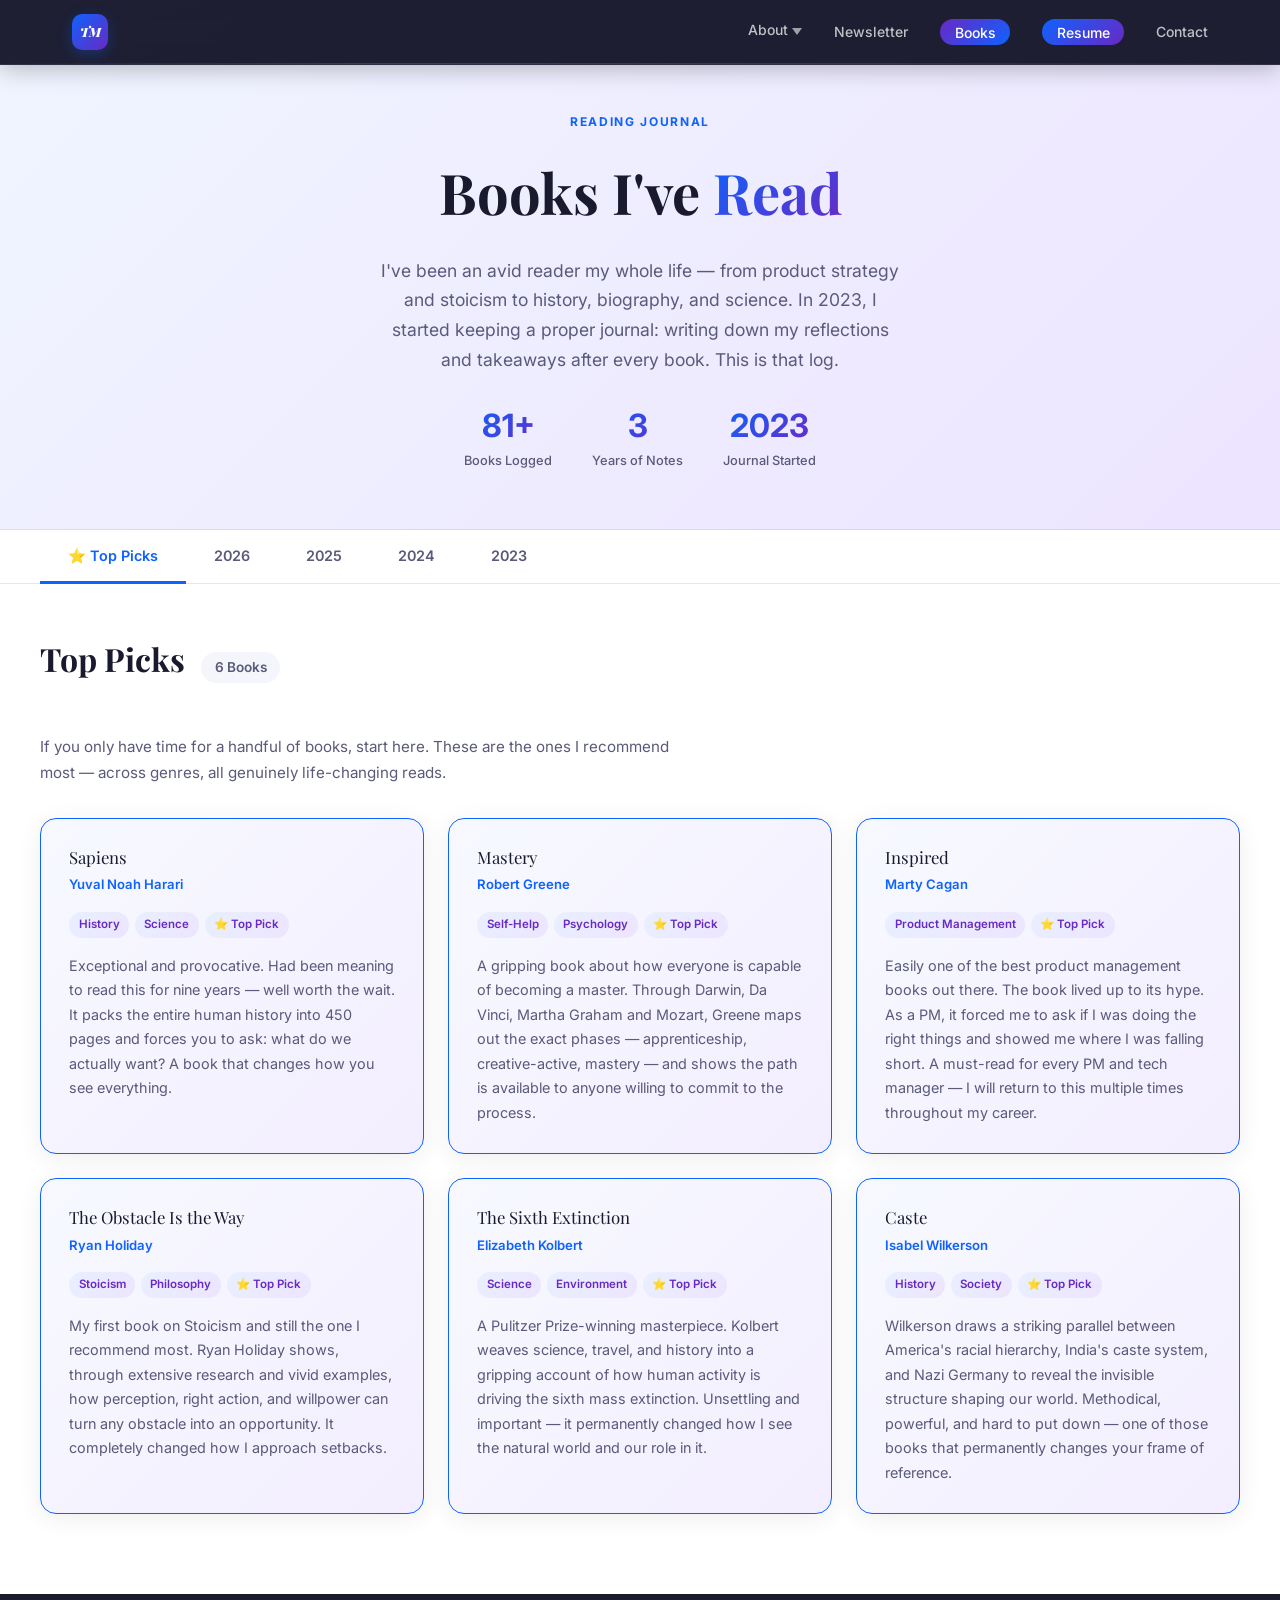
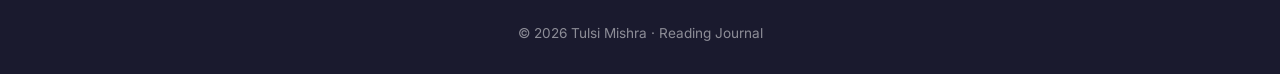
<file: books.html>
<!DOCTYPE html>
<html lang="en">
<head>
  <meta charset="UTF-8" />
  <link rel="icon" type="image/svg+xml" href="data:image/svg+xml,<svg xmlns='http://www.w3.org/2000/svg' viewBox='0 0 100 100'><rect width='100' height='100' rx='18' fill='%237c6af7'/><text x='50' y='54' font-family='Inter,sans-serif' font-weight='800' font-size='42' fill='white' text-anchor='middle' dominant-baseline='middle'>TM</text></svg>" />
  <meta name="viewport" content="width=device-width, initial-scale=1.0" />
  <title>Tulsi's Reading List 📚</title>
  <link rel="preconnect" href="https://fonts.googleapis.com" />
  <link rel="preconnect" href="https://fonts.gstatic.com" crossorigin />
  <link href="https://fonts.googleapis.com/css2?family=Inter:wght@300;400;500;600;700&family=Playfair+Display:wght@700&display=swap" rel="stylesheet" />
  <link rel="stylesheet" href="style.css?v=2" />
  <style>
    /* ===========================
       BOOKS PAGE SPECIFIC
       =========================== */

    .books-hero {
      padding: 7rem 2rem 3.5rem;
      background: linear-gradient(135deg, #f0f5ff 0%, #ede4ff 100%);
      text-align: center;
      border-bottom: 1px solid var(--border);
    }

    .books-hero .section-label { margin-bottom: 0.75rem; }

    .books-hero h1 {
      font-family: var(--font-display);
      font-size: clamp(2.2rem, 5vw, 3.5rem);
      color: var(--text);
      margin-bottom: 1rem;
    }

    .books-hero h1 .accent {
      background: linear-gradient(135deg, var(--primary), var(--accent));
      -webkit-background-clip: text;
      -webkit-text-fill-color: transparent;
      background-clip: text;
    }

    .books-hero-sub {
      font-size: 1.1rem;
      color: var(--text-muted);
      max-width: 520px;
      margin: 0 auto 2rem;
    }

    .books-stats-bar {
      display: flex;
      justify-content: center;
      gap: 2.5rem;
      flex-wrap: wrap;
    }

    .books-stat {
      text-align: center;
    }

    .books-stat-num {
      display: block;
      font-size: 2rem;
      font-weight: 700;
      background: linear-gradient(135deg, var(--primary), var(--accent));
      -webkit-background-clip: text;
      -webkit-text-fill-color: transparent;
      background-clip: text;
      line-height: 1.2;
    }

    .books-stat-label {
      font-size: 0.8rem;
      color: var(--text-muted);
      font-weight: 500;
    }

    /* ===========================
       YEAR TABS
       =========================== */
    .year-tabs-wrap {
      position: sticky;
      top: 64px;
      z-index: 900;
      background: rgba(255,255,255,0.95);
      backdrop-filter: blur(12px);
      border-bottom: 1px solid var(--border);
      padding: 0 2rem;
    }

    .year-tabs {
      max-width: 1200px;
      margin: 0 auto;
      display: flex;
      gap: 0;
    }

    .year-tab {
      background: none;
      border: none;
      padding: 1rem 1.75rem;
      font-size: 0.9rem;
      font-weight: 600;
      color: var(--text-muted);
      cursor: pointer;
      font-family: var(--font);
      border-bottom: 3px solid transparent;
      transition: all 0.2s;
      position: relative;
      bottom: -1px;
    }

    .year-tab:hover { color: var(--primary); }

    .year-tab.active {
      color: var(--primary);
      border-bottom-color: var(--primary);
    }

    /* ===========================
       YEAR SECTIONS
       =========================== */
    .year-section {
      display: none;
      padding: 3rem 2rem 5rem;
    }

    .year-section.active { display: block; }

    .year-section > .container {
      max-width: 1200px;
      margin: 0 auto;
    }

    .year-header {
      display: flex;
      align-items: baseline;
      gap: 1rem;
      margin-bottom: 3rem;
    }

    .year-title {
      font-family: var(--font-display);
      font-size: 2rem;
      color: var(--text);
    }

    .year-count {
      font-size: 0.85rem;
      font-weight: 600;
      color: var(--text-muted);
      background: var(--bg-alt);
      padding: 0.25rem 0.85rem;
      border-radius: 100px;
    }

    /* ===========================
       MONTH SECTIONS
       =========================== */
    .month-section { margin-bottom: 3.5rem; }

    .month-label {
      font-size: 0.78rem;
      font-weight: 700;
      letter-spacing: 0.12em;
      text-transform: uppercase;
      color: var(--accent);
      margin-bottom: 1.25rem;
      display: flex;
      align-items: center;
      gap: 0.75rem;
    }

    .month-label::after {
      content: '';
      flex: 1;
      height: 1px;
      background: var(--border);
    }

    /* ===========================
       BOOK CARDS GRID
       =========================== */
    .books-grid {
      display: grid;
      grid-template-columns: repeat(auto-fill, minmax(340px, 1fr));
      gap: 1.5rem;
    }

    .book-card {
      background: white;
      border: 1px solid var(--border);
      border-radius: var(--radius);
      padding: 1.75rem;
      box-shadow: var(--shadow);
      transition: var(--transition);
      display: flex;
      flex-direction: column;
    }

    .book-card:hover {
      transform: translateY(-4px);
      box-shadow: var(--shadow-lg);
    }

    .book-card-header {
      margin-bottom: 1rem;
    }

    .book-title {
      font-family: var(--font-display);
      font-size: 1.05rem;
      color: var(--text);
      margin-bottom: 0.3rem;
      line-height: 1.3;
    }

    .book-author {
      font-size: 0.82rem;
      color: var(--primary);
      font-weight: 600;
    }

    .book-tags {
      display: flex;
      flex-wrap: wrap;
      gap: 0.35rem;
      margin-bottom: 1rem;
    }

    .book-tag {
      font-size: 0.72rem;
      font-weight: 600;
      padding: 0.2rem 0.6rem;
      border-radius: 100px;
      background: linear-gradient(135deg, #e8f0ff, #ede4ff);
      color: var(--accent);
    }

    .book-review {
      font-size: 0.9rem;
      color: var(--text-muted);
      line-height: 1.7;
      flex: 1;
    }

    .book-review p { margin-bottom: 0.6rem; }
    .book-review p:last-child { margin-bottom: 0; }

    /* Collapsible takeaways */
    .takeaways-toggle {
      background: none;
      border: 1px solid var(--border);
      border-radius: var(--radius-sm);
      padding: 0.6rem 1rem;
      font-size: 0.82rem;
      font-weight: 600;
      color: var(--text-muted);
      cursor: pointer;
      font-family: var(--font);
      display: flex;
      align-items: center;
      justify-content: space-between;
      width: 100%;
      margin-top: 1rem;
      transition: var(--transition);
    }

    .takeaways-toggle:hover {
      border-color: var(--primary);
      color: var(--primary);
    }

    .takeaways-toggle .toggle-arrow {
      font-size: 1rem;
      transition: transform 0.25s;
    }

    .takeaways-toggle.open .toggle-arrow { transform: rotate(90deg); }

    .takeaways-content {
      display: none;
      margin-top: 0.75rem;
      padding: 1rem;
      background: var(--bg-alt);
      border-radius: var(--radius-sm);
      font-size: 0.85rem;
      color: var(--text-muted);
      line-height: 1.7;
    }

    .takeaways-content.open { display: block; }

    .takeaways-content ul {
      padding-left: 1.25rem;
    }

    .takeaways-content li {
      margin-bottom: 0.4rem;
    }

    .takeaways-content strong {
      color: var(--text);
    }

    /* ===========================
       PLACEHOLDER (2026)
       =========================== */
    .coming-soon-card {
      background: linear-gradient(135deg, #f0f5ff, #ede4ff);
      border: 2px dashed var(--primary);
      border-radius: var(--radius);
      padding: 3rem 2rem;
      text-align: center;
      max-width: 480px;
      margin: 3rem auto;
    }

    .coming-soon-icon {
      font-size: 3rem;
      margin-bottom: 1rem;
      display: block;
    }

    .coming-soon-card h3 {
      font-family: var(--font-display);
      font-size: 1.4rem;
      color: var(--text);
      margin-bottom: 0.75rem;
    }

    .coming-soon-card p {
      font-size: 0.95rem;
      color: var(--text-muted);
    }

    /* ===========================
       RESPONSIVE
       =========================== */
    @media (max-width: 768px) {
      .books-grid { grid-template-columns: 1fr; }
      .year-tab { padding: 0.85rem 1rem; font-size: 0.82rem; }
      .books-stats-bar { gap: 1.5rem; }
    }

    @media (max-width: 480px) {
      .year-tabs-wrap { padding: 0 1rem; }
      .year-section { padding: 2rem 1.25rem 4rem; }
    }
  </style>
</head>
<body>

  <!-- NAV -->
  <nav id="navbar">
    <div class="nav-inner">
      <a href="index.html" class="nav-logo"><span class="logo-badge">TM</span></a>
      <ul class="nav-links">
        <li class="nav-dropdown">
          <a href="index.html#about">About <span class="nav-arrow"></span></a>
          <ul class="nav-dropdown-menu">
            <li><a href="index.html#about">About Me</a></li>
            <li><a href="index.html#experience">Experience</a></li>
            <li><a href="index.html#education">Education</a></li>
            <li><a href="index.html#certifications">Certifications</a></li>
            <li><a href="index.html#awards">Awards</a></li>
            <li><a href="index.html#interests">Interests</a></li>
            <li><a href="testimonials.html" target="_blank">Testimonials</a></li>
          </ul>
        </li>
        <li><a href="newsletter.html" target="_blank">Newsletter</a></li>
        <li><a href="books.html" class="nav-resume-btn" style="background:linear-gradient(135deg,var(--accent),var(--primary));">Books</a></li>
        <li><a href="resume.html" target="_blank" class="nav-resume-btn">Resume</a></li>
        <li><a href="index.html#contact">Contact</a></li>
      </ul>
      <button class="nav-toggle" aria-label="Toggle menu">&#9776;</button>
    </div>
  </nav>

  <!-- BOOKS HERO -->
  <header class="books-hero">
    <div class="section-label">Reading Journal</div>
    <h1>Books I've <span class="accent">Read</span></h1>
    <p class="books-hero-sub">I've been an avid reader my whole life — from product strategy and stoicism to history, biography, and science. In 2023, I started keeping a proper journal: writing down my reflections and takeaways after every book. This is that log.</p>
    <div class="books-stats-bar">
      <div class="books-stat">
        <span class="books-stat-num">81+</span>
        <span class="books-stat-label">Books Logged</span>
      </div>
      <div class="books-stat">
        <span class="books-stat-num">3</span>
        <span class="books-stat-label">Years of Notes</span>
      </div>
      <div class="books-stat">
        <span class="books-stat-num">2023</span>
        <span class="books-stat-label">Journal Started</span>
      </div>
    </div>
  </header>

  <!-- YEAR TABS -->
  <div class="year-tabs-wrap">
    <div class="year-tabs">
      <button class="year-tab active" data-year="recos">⭐ Top Picks</button>
      <button class="year-tab" data-year="2026">2026</button>
      <button class="year-tab" data-year="2025">2025</button>
      <button class="year-tab" data-year="2024">2024</button>
      <button class="year-tab" data-year="2023">2023</button>
    </div>
  </div>

  <!-- ===================== TOP PICKS ===================== -->
  <section id="year-recos" class="year-section active">
    <div class="container">
      <div class="year-header">
        <h2 class="year-title">Top Picks</h2>
        <span class="year-count">6 Books</span>
      </div>
      <p style="font-size:0.95rem; color:var(--text-muted); margin-bottom:2rem; max-width:640px;">If you only have time for a handful of books, start here. These are the ones I recommend most — across genres, all genuinely life-changing reads.</p>
      <div class="books-grid">

        <div class="book-card" style="border-color: var(--primary); background: linear-gradient(135deg,#f7f9ff,#f3eeff);">
          <div class="book-card-header">
            <div class="book-title">Sapiens</div>
            <div class="book-author">Yuval Noah Harari</div>
          </div>
          <div class="book-tags">
            <span class="book-tag">History</span>
            <span class="book-tag">Science</span>
            <span class="book-tag">&#11088; Top Pick</span>
          </div>
          <div class="book-review">
            <p>Exceptional and provocative. Had been meaning to read this for nine years — well worth the wait. It packs the entire human history into 450 pages and forces you to ask: what do we actually want? A book that changes how you see everything.</p>
          </div>
        </div>

        <div class="book-card" style="border-color: var(--primary); background: linear-gradient(135deg,#f7f9ff,#f3eeff);">
          <div class="book-card-header">
            <div class="book-title">Mastery</div>
            <div class="book-author">Robert Greene</div>
          </div>
          <div class="book-tags">
            <span class="book-tag">Self-Help</span>
            <span class="book-tag">Psychology</span>
            <span class="book-tag">&#11088; Top Pick</span>
          </div>
          <div class="book-review">
            <p>A gripping book about how everyone is capable of becoming a master. Through Darwin, Da Vinci, Martha Graham and Mozart, Greene maps out the exact phases — apprenticeship, creative-active, mastery — and shows the path is available to anyone willing to commit to the process.</p>
          </div>
        </div>

        <div class="book-card" style="border-color: var(--primary); background: linear-gradient(135deg,#f7f9ff,#f3eeff);">
          <div class="book-card-header">
            <div class="book-title">Inspired</div>
            <div class="book-author">Marty Cagan</div>
          </div>
          <div class="book-tags">
            <span class="book-tag">Product Management</span>
            <span class="book-tag">&#11088; Top Pick</span>
          </div>
          <div class="book-review">
            <p>Easily one of the best product management books out there. The book lived up to its hype. As a PM, it forced me to ask if I was doing the right things and showed me where I was falling short. A must-read for every PM and tech manager — I will return to this multiple times throughout my career.</p>
          </div>
        </div>

        <div class="book-card" style="border-color: var(--primary); background: linear-gradient(135deg,#f7f9ff,#f3eeff);">
          <div class="book-card-header">
            <div class="book-title">The Obstacle Is the Way</div>
            <div class="book-author">Ryan Holiday</div>
          </div>
          <div class="book-tags">
            <span class="book-tag">Stoicism</span>
            <span class="book-tag">Philosophy</span>
            <span class="book-tag">&#11088; Top Pick</span>
          </div>
          <div class="book-review">
            <p>My first book on Stoicism and still the one I recommend most. Ryan Holiday shows, through extensive research and vivid examples, how perception, right action, and willpower can turn any obstacle into an opportunity. It completely changed how I approach setbacks.</p>
          </div>
        </div>

        <div class="book-card" style="border-color: var(--primary); background: linear-gradient(135deg,#f7f9ff,#f3eeff);">
          <div class="book-card-header">
            <div class="book-title">The Sixth Extinction</div>
            <div class="book-author">Elizabeth Kolbert</div>
          </div>
          <div class="book-tags">
            <span class="book-tag">Science</span>
            <span class="book-tag">Environment</span>
            <span class="book-tag">&#11088; Top Pick</span>
          </div>
          <div class="book-review">
            <p>A Pulitzer Prize-winning masterpiece. Kolbert weaves science, travel, and history into a gripping account of how human activity is driving the sixth mass extinction. Unsettling and important — it permanently changed how I see the natural world and our role in it.</p>
          </div>
        </div>

        <div class="book-card" style="border-color: var(--primary); background: linear-gradient(135deg,#f7f9ff,#f3eeff);">
          <div class="book-card-header">
            <div class="book-title">Caste</div>
            <div class="book-author">Isabel Wilkerson</div>
          </div>
          <div class="book-tags">
            <span class="book-tag">History</span>
            <span class="book-tag">Society</span>
            <span class="book-tag">&#11088; Top Pick</span>
          </div>
          <div class="book-review">
            <p>Wilkerson draws a striking parallel between America's racial hierarchy, India's caste system, and Nazi Germany to reveal the invisible structure shaping our world. Methodical, powerful, and hard to put down — one of those books that permanently changes your frame of reference.</p>
          </div>
        </div>

      </div>
    </div>
  </section>

  <!-- ===================== 2026 ===================== -->
  <section id="year-2026" class="year-section">
    <div class="container">
      <div class="year-header">
        <h2 class="year-title">2026</h2>
        <span class="year-count">In Progress</span>
      </div>

      <div class="coming-soon-card">
        <span class="coming-soon-icon">&#128218;</span>
        <h3>First book yet to be picked up</h3>
        <p>The reading list for 2026 is still being decided. Check back soon — new adventures await.</p>
      </div>

    </div>
  </section>

  <!-- ===================== 2025 ===================== -->
  <section id="year-2025" class="year-section">
    <div class="container">
      <div class="year-header">
        <h2 class="year-title">2025</h2>
        <span class="year-count">16 Books</span>
      </div>

      <!-- July -->
      <div class="month-section">
        <div class="month-label">July</div>
        <div class="books-grid">

          <div class="book-card">
            <div class="book-card-header">
              <div class="book-title">Parliamentary America</div>
              <div class="book-author">Maxwell Stearns</div>
            </div>
            <div class="book-tags">
              <span class="book-tag">Politics</span>
              <span class="book-tag">Governance</span>
            </div>
            <div class="book-review">
              <p>A dense and law-heavy read, but it presented a compelling comparison between the American and other democratic systems. The book's key argument stood out: the U.S. could function more effectively by embracing elements of parliamentary democracy.</p>
              <p>Stearns' proposals — like doubling Congressional seats, using a mixed electoral system, and letting representatives select the president — aim to reduce polarization and promote accountability. The reforms may sound radical, but they are rooted in practical lessons from functioning democracies around the world.</p>
            </div>
          </div>

          <div class="book-card">
            <div class="book-card-header">
              <div class="book-title">Hooked</div>
              <div class="book-author">Nir Eyal</div>
            </div>
            <div class="book-tags">
              <span class="book-tag">Product Management</span>
              <span class="book-tag">Psychology</span>
            </div>
            <div class="book-review">
              <p>A compelling read that explores the psychology behind habit-forming products. It goes beyond just explaining how to create addictive user experiences by thoughtfully addressing the ethical responsibility of product designers.</p>
              <p>Eyal's Hook Model — built around trigger, action, variable reward, and investment — offers a practical framework for understanding how user behaviors are shaped over time. What stands out is how the book speaks to both product creators and users, making it both strategic and self-reflective.</p>
            </div>
          </div>

        </div>
      </div>

      <!-- June -->
      <div class="month-section">
        <div class="month-label">June</div>
        <div class="books-grid">

          <div class="book-card">
            <div class="book-card-header">
              <div class="book-title">The Open Organization</div>
              <div class="book-author">Jim Whitehurst</div>
            </div>
            <div class="book-tags">
              <span class="book-tag">Leadership</span>
              <span class="book-tag">Management</span>
            </div>
            <div class="book-review">
              <p>A valuable read for aspiring managers, especially those curious about how leadership works in open-source environments. While such organizations may appear chaotic from the outside, the book reveals how collaboration, open dialogue, and flat hierarchies drive innovation and alignment.</p>
              <p>Whitehurst makes a strong case for integrating elements of open-source culture — like transparency and participatory decision-making — into traditional corporate settings to enhance agility and engagement. The practical tips he offers at the end of each chapter are insightful and worth revisiting.</p>
            </div>
            <button class="takeaways-toggle" onclick="toggleTakeaways(this)">
              Key Takeaways <span class="toggle-arrow">&#8250;</span>
            </button>
            <div class="takeaways-content">
              <ul>
                <li><strong>Lead with Purpose:</strong> Clearly articulate your organization's purpose and values. Ensure decisions align with that purpose to foster trust and commitment.</li>
                <li><strong>Build a Culture of Engagement:</strong> Involve employees in decision-making. Encourage open dialogue to tap into collective intelligence.</li>
                <li><strong>Embrace Transparency:</strong> Share information freely to empower informed contributions. Open access fosters accountability and accelerates innovation.</li>
                <li><strong>Create a Participatory Environment:</strong> Flatten hierarchy where possible — ideas should win on merit, not rank.</li>
                <li><strong>Nurture Trust and Mutual Respect:</strong> Trust is earned through consistency, openness, and authenticity.</li>
                <li><strong>Encourage Passionate Debate:</strong> Spirited discussions are productive when focused on shared goals.</li>
                <li><strong>Focus on Influence over Control:</strong> Shift from command-and-control to influencing and inspiring. Give people autonomy within clear strategic boundaries.</li>
                <li><strong>Continuously Learn and Adapt:</strong> Be open to feedback and treat change as an ongoing process.</li>
              </ul>
            </div>
          </div>

          <div class="book-card">
            <div class="book-card-header">
              <div class="book-title">Abundance</div>
              <div class="book-author">Ezra Klein &amp; Derek Thompson</div>
            </div>
            <div class="book-tags">
              <span class="book-tag">Politics</span>
              <span class="book-tag">Economics</span>
              <span class="book-tag">Governance</span>
            </div>
            <div class="book-review">
              <p>A highly enlightening read that explores how systemic inefficiencies and bureaucratic obstacles have hindered effective governance in the U.S. The book is packed with powerful examples showing how outdated laws can handicap even well-intentioned reforms, and how waste has permeated government processes.</p>
              <p>At its core, it offers thought-provoking insights on streamlining governance, reigniting innovation, and restoring America's strengths — namely fast action, practical reform, and collaborative problem-solving. The authors argue that by implementing the right frameworks, the country can once again unlock its full potential.</p>
            </div>
          </div>

        </div>
      </div>

      <!-- May -->
      <div class="month-section">
        <div class="month-label">May</div>
        <div class="books-grid">

          <div class="book-card">
            <div class="book-card-header">
              <div class="book-title">High Output Management</div>
              <div class="book-author">Andrew Grove</div>
            </div>
            <div class="book-tags">
              <span class="book-tag">Leadership</span>
              <span class="book-tag">Management</span>
            </div>
            <div class="book-review">
              <p>A must-read for anyone looking to become an effective people or production manager. Rich with real-world examples, the book provides a clear framework for managing teams, increasing productivity, and building scalable systems.</p>
              <p>Grove emphasizes that a manager's output is best measured by the performance of their team and the teams they influence. The book breaks down complex management principles into actionable strategies and its emphasis on output — not just activity — as the true measure of management success is refreshing.</p>
            </div>
          </div>

          <div class="book-card">
            <div class="book-card-header">
              <div class="book-title">The Let Them Theory</div>
              <div class="book-author">Mel Robbins</div>
            </div>
            <div class="book-tags">
              <span class="book-tag">Self-Help</span>
              <span class="book-tag">Relationships</span>
            </div>
            <div class="book-review">
              <p>An impactful book centered on the empowering idea of focusing on what you can control — your actions and reactions — rather than trying to change how others behave or think about you. Mel Robbins shares relatable and practical examples of how to apply the "Let Them" mindset in various life contexts, including with parents, partners, friends, children, and in the workplace.</p>
              <p>While the content is a bit repetitive, the book is ultimately an easy and accessible read that offers valuable reminders for setting boundaries and reducing emotional friction in daily life.</p>
            </div>
          </div>

          <div class="book-card">
            <div class="book-card-header">
              <div class="book-title">Revenge of the Tipping Point</div>
              <div class="book-author">Malcolm Gladwell</div>
            </div>
            <div class="book-tags">
              <span class="book-tag">Business</span>
              <span class="book-tag">Psychology</span>
              <span class="book-tag">Social Science</span>
            </div>
            <div class="book-review">
              <p>An intriguing follow-up that builds on the ideas introduced in The Tipping Point. While the original focused on mavens, connectors, and salespeople as key influencers, this book introduces overstories, superspreaders, and group dynamics as the driving forces behind how small events spiral into massive societal shifts.</p>
              <p>It underscores how even the most trivial or overlooked situations can act as catalysts for pandemic-scale chain reactions, showing how fragile and interconnected modern systems truly are.</p>
            </div>
          </div>

        </div>
      </div>

      <!-- April -->
      <div class="month-section">
        <div class="month-label">April</div>
        <div class="books-grid">

          <div class="book-card">
            <div class="book-card-header">
              <div class="book-title">The Tipping Point</div>
              <div class="book-author">Malcolm Gladwell</div>
            </div>
            <div class="book-tags">
              <span class="book-tag">Business</span>
              <span class="book-tag">Psychology</span>
              <span class="book-tag">Social Science</span>
            </div>
            <div class="book-review">
              <p>A thought-provoking read that explores why some ideas, products, or trends suddenly take off and become viral phenomena. Gladwell's emphasis on how major shifts often happen due to unexpected, subtle influences — not always the most obvious factors — is what stands out most.</p>
              <p>A key insight is the role of three personas: Mavens (knowledgeable information-sharers), Connectors (people who bridge different circles), and Salespeople (persuasive communicators). Each plays a critical role in helping ideas reach that crucial "tipping point."</p>
            </div>
          </div>

          <div class="book-card">
            <div class="book-card-header">
              <div class="book-title">Age of Revolutions</div>
              <div class="book-author">Fareed Zakaria</div>
            </div>
            <div class="book-tags">
              <span class="book-tag">History</span>
              <span class="book-tag">Politics</span>
            </div>
            <div class="book-review">
              <p>A fascinating, if slightly long, exploration of the key political and social upheavals that have shaped the modern Western world. Zakaria provides historical context for how revolutions — whether in governance, economy, or ideology — paved the way for today's democracies, while also showing how easily nations can swing back toward authoritarianism.</p>
              <p>One of the most thought-provoking aspects was how Zakaria draws parallels between historical revolutions and current global trends, highlighting the recurring patterns that challenge and redefine modern governance.</p>
            </div>
          </div>

        </div>
      </div>

      <!-- March -->
      <div class="month-section">
        <div class="month-label">March</div>
        <div class="books-grid">

          <div class="book-card">
            <div class="book-card-header">
              <div class="book-title">Trillion Dollar Coach</div>
              <div class="book-author">Eric Schmidt, Jonathan Rosenberg &amp; Alan Eagle</div>
            </div>
            <div class="book-tags">
              <span class="book-tag">Leadership</span>
              <span class="book-tag">Biography</span>
              <span class="book-tag">Silicon Valley</span>
            </div>
            <div class="book-review">
              <p>An inspiring read filled with real-life examples that make the reader pause and reflect. What stood out most was Bill Campbell's incredible humility, despite being one of the most influential coaches behind some of Silicon Valley's biggest successes. The book paints a powerful picture of how he applied lessons from his football coaching days to build high-trust, high-performance teams in the tech world.</p>
              <p>It emphasizes not just trust and candor, but a deeper, more human leadership style grounded in genuine care for people.</p>
            </div>
            <button class="takeaways-toggle" onclick="toggleTakeaways(this)">
              Key Leadership Lessons <span class="toggle-arrow">&#8250;</span>
            </button>
            <div class="takeaways-content">
              <ul>
                <li><strong>Coach the Whole Person:</strong> Lead with empathy; care about your team personally and professionally.</li>
                <li><strong>Team First:</strong> Prioritize team cohesion and shared success over individual brilliance.</li>
                <li><strong>Listen Intently and Communicate Openly:</strong> Great leaders listen more than they talk and resolve tensions with direct, honest conversation.</li>
                <li><strong>Push for Decisions, Then Align:</strong> Seek consensus, but once a decision is made, commit and execute with full alignment.</li>
                <li><strong>Lead with Love and Loyalty:</strong> The best teams are built on mutual respect, trust, and emotional connection.</li>
              </ul>
            </div>
          </div>

        </div>
      </div>

      <!-- February -->
      <div class="month-section">
        <div class="month-label">February</div>
        <div class="books-grid">

          <div class="book-card">
            <div class="book-card-header">
              <div class="book-title">Nexus</div>
              <div class="book-author">Yuval Noah Harari</div>
            </div>
            <div class="book-tags">
              <span class="book-tag">AI &amp; Tech</span>
              <span class="book-tag">History</span>
            </div>
            <div class="book-review">
              <p>A great but lengthy read, offering an interesting perspective on AI — though not one I fully agree with. The book leans toward doomsaying, touching only briefly on AI's benefits. Despite the overall cautionary tone, it provides a lot to think about, particularly regarding AI regulation and how to prevent it from causing chaos.</p>
              <p>What stood out most were the historical anecdotes and research on how networks evolved over time, shaping human civilization. The book makes a compelling case for how improvements in information collection and dissemination have profoundly influenced politics and society, for better or worse.</p>
            </div>
          </div>

          <div class="book-card">
            <div class="book-card-header">
              <div class="book-title">Good Strategy Bad Strategy</div>
              <div class="book-author">Richard Rumelt</div>
            </div>
            <div class="book-tags">
              <span class="book-tag">Business</span>
              <span class="book-tag">Strategy</span>
            </div>
            <div class="book-review">
              <p>Tediously long and somewhat repetitive, but its core message stands out: good strategy is much more than just an idea, and bad strategy is mere fluff. The kernel of good strategy — diagnosis, guiding policy, and coherent actions — emphasizes structure, intention, and focus, which are essential for successful execution.</p>
              <p>The book also explores why bad strategies are so prevalent, illustrating with examples how many companies fail due to vague goals and a lack of clear direction.</p>
            </div>
          </div>

          <div class="book-card">
            <div class="book-card-header">
              <div class="book-title">The Worlds I See</div>
              <div class="book-author">Dr. Fei-Fei Li</div>
            </div>
            <div class="book-tags">
              <span class="book-tag">AI &amp; Tech</span>
              <span class="book-tag">Biography</span>
            </div>
            <div class="book-review">
              <p>A deeply insightful and inspiring book that chronicles Fei-Fei Li's personal journey while providing a compelling perspective on the evolution of AI. Her contributions, particularly through ImageNet and AlexNet, played a pivotal role in advancing deep learning.</p>
              <p>One of the key takeaways is the concept of the "north star shifting" — how AI's goals have evolved from purely technical advancements to more human-centered, ethical applications. Li also highlights AI's potential in healthcare, education, and accessibility, reinforcing how technology can be leveraged to create meaningful change. A thought-provoking read that balances optimism with realism.</p>
            </div>
          </div>

        </div>
      </div>

      <!-- January -->
      <div class="month-section">
        <div class="month-label">January</div>
        <div class="books-grid">

          <div class="book-card">
            <div class="book-card-header">
              <div class="book-title">Transformed</div>
              <div class="book-author">Marty Cagan</div>
            </div>
            <div class="book-tags">
              <span class="book-tag">Product Management</span>
            </div>
            <div class="book-review">
              <p>An insightful read, though slightly redundant compared to Inspired and Empowered. The book clearly differentiates between feature teams and product teams, reinforces the mercenaries vs. missionaries concept, and outlines the process and effort required to transition into a true product team.</p>
              <p>It provides a structured approach to role delineation, accountability, and driving a change mindset within organizations. I see significant potential for applying these principles in my workplace, especially in fostering ownership and trust to enable a more empowered product culture.</p>
            </div>
          </div>

          <div class="book-card">
            <div class="book-card-header">
              <div class="book-title">Chip War</div>
              <div class="book-author">Chris Miller</div>
            </div>
            <div class="book-tags">
              <span class="book-tag">History</span>
              <span class="book-tag">Technology</span>
              <span class="book-tag">Business</span>
            </div>
            <div class="book-review">
              <p>A compelling read that provides a deep understanding of the conception and evolution of semiconductor technology. From the early days of Fairchild Semiconductor and Texas Instruments to the rise of TSMC, the book offers rich insights into the industry's key players — including Gordon Moore, Bob Noyce, Andy Grove, Morris Chang, and Jensen Huang.</p>
              <p>A must-read for anyone in the computing business, delivering a gripping and comprehensive overview of the semiconductor industry and the critical role chips play as the brains of modern computing. It also examines the strategic role of chips in modern economies and national security.</p>
            </div>
          </div>

          <div class="book-card">
            <div class="book-card-header">
              <div class="book-title">Empowered</div>
              <div class="book-author">Marty Cagan</div>
            </div>
            <div class="book-tags">
              <span class="book-tag">Product Management</span>
              <span class="book-tag">Leadership</span>
            </div>
            <div class="book-review">
              <p>Particularly insightful in emphasizing the importance of ownership, accountability, and trust within teams. The contrast between building empowered product teams and the feature teams many companies mistakenly label as product teams was especially striking.</p>
              <p>The art of product discovery, with its connection to product vision and strategy — and how these elements drive engineering to solve customer problems with creative solutions — was enlightening and inspiring. A key read for any product leader serious about building missionaries, not mercenaries.</p>
            </div>
          </div>

        </div>
      </div>

    </div>
  </section>

  <!-- ===================== 2024 ===================== -->
  <section id="year-2024" class="year-section">
    <div class="container">
      <div class="year-header">
        <h2 class="year-title">2024</h2>
        <span class="year-count">36 Books</span>
      </div>

      <!-- December -->
      <div class="month-section">
        <div class="month-label">December</div>
        <div class="books-grid">

          <div class="book-card">
            <div class="book-card-header">
              <div class="book-title">Power of Secret Negotiating</div>
              <div class="book-author">Roger Dawson</div>
            </div>
            <div class="book-tags">
              <span class="book-tag">Business</span>
              <span class="book-tag">Communication</span>
            </div>
            <div class="book-review">
              <p>A good book for learning the tactics for effective negotiation. Though most of the tactics are most useful in face-to-face deal negotiations, some of the gambits discussed can be applied in a corporate setting as well. The author does a good job of exploring the psychology behind a successful negotiation.</p>
              <p>Some concepts, like the power of title and position, feel a bit outdated and less relevant in today's business world. Overall a good, informative read — though a bit long.</p>
            </div>
          </div>

          <div class="book-card">
            <div class="book-card-header">
              <div class="book-title">The Message</div>
              <div class="book-author">Ta-Nehisi Coates</div>
            </div>
            <div class="book-tags">
              <span class="book-tag">Journalism</span>
              <span class="book-tag">Politics</span>
            </div>
            <div class="book-review">
              <p>Not as compelling as the hype suggested. The book was insightful in covering what is happening in Palestine, the white supremacy narrative in South Carolina, and the state of Senegal — but the author didn't quite succeed in tying these stories together. Written as a letter from the author to his students about the art of writing, the plot felt lost after the second chapter.</p>
              <p>Overall a short, insightful read that could have been better executed.</p>
            </div>
          </div>

          <div class="book-card">
            <div class="book-card-header">
              <div class="book-title">The Four</div>
              <div class="book-author">Scott Galloway</div>
            </div>
            <div class="book-tags">
              <span class="book-tag">Business</span>
              <span class="book-tag">Technology</span>
            </div>
            <div class="book-review">
              <p>An engaging analysis of how Google, Amazon, Meta, and Apple — dubbed the "Four Horsemen" — have captured the public's attention and loyalty through innovative strategies. While the data is somewhat outdated (written in 2018), the book's core message about their enduring dominance and diversification strategies remains highly relevant.</p>
              <p>Galloway delivers thought-provoking insights and a unique perspective on why these companies are positioned to win for years to come.</p>
            </div>
          </div>

        </div>
      </div>

      <!-- November -->
      <div class="month-section">
        <div class="month-label">November</div>
        <div class="books-grid">

          <div class="book-card">
            <div class="book-card-header">
              <div class="book-title">Lean In</div>
              <div class="book-author">Sheryl Sandberg</div>
            </div>
            <div class="book-tags">
              <span class="book-tag">Leadership</span>
              <span class="book-tag">Gender &amp; Equality</span>
            </div>
            <div class="book-review">
              <p>A concise yet compelling book by one of the tech world's most influential female leaders. Through her personal journey and research, Sandberg highlights the unique challenges women face in the workplace and offers practical solutions to address them.</p>
              <p>While some may view it as a feminist manifesto, the book transcends labels, focusing on genuine issues of gender inequality. It provides actionable insights for both women and men, showing how men can support greater female participation at work and empower the women in their lives to confidently pursue their ambitions.</p>
            </div>
          </div>

          <div class="book-card">
            <div class="book-card-header">
              <div class="book-title">Radical Candor</div>
              <div class="book-author">Kim Scott</div>
            </div>
            <div class="book-tags">
              <span class="book-tag">Leadership</span>
              <span class="book-tag">Management</span>
            </div>
            <div class="book-review">
              <p>A guide for managers on how to provide feedback that is both candid and compassionate, balancing directness with care. While the book primarily targets leaders, it offers valuable lessons on effective people skills that are applicable to anyone aspiring to lead.</p>
              <p>I found its techniques for conducting different types of meetings — ranging from one-on-ones to full staff gatherings — particularly useful. This book is a resource I plan to revisit if I have the opportunity to lead a team.</p>
            </div>
          </div>

          <div class="book-card">
            <div class="book-card-header">
              <div class="book-title">Toyota Kata</div>
              <div class="book-author">Mike Rother</div>
            </div>
            <div class="book-tags">
              <span class="book-tag">Management</span>
              <span class="book-tag">Operations</span>
            </div>
            <div class="book-review">
              <p>Offers valuable insights into process improvement through a mindset of continuous refinement. While focused on manufacturing, Rother's approach — moving from a current state to a target condition in manageable, iterative steps — is applicable across industries, including tech.</p>
              <p>The book emphasizes two main "kata" or routines: the Improvement Kata (reaching a target condition by systematically working through obstacles in small, iterative steps) and the Coaching Kata (developing teams' skills through structured coaching). It is not a manual but a framework for cultivating habits of curiosity, experimentation, and incremental progress.</p>
            </div>
          </div>

        </div>
      </div>

      <!-- October -->
      <div class="month-section">
        <div class="month-label">October</div>
        <div class="books-grid">

          <div class="book-card">
            <div class="book-card-header">
              <div class="book-title">Thinking, Fast and Slow</div>
              <div class="book-author">Daniel Kahneman</div>
            </div>
            <div class="book-tags">
              <span class="book-tag">Psychology</span>
              <span class="book-tag">Science</span>
            </div>
            <div class="book-review">
              <p>An exploration of how our minds work through two primary systems: System 1 (fast, automatic, intuitive) and System 2 (slow, deliberate, logical). The book provides insight into the ways these systems shape our judgments and decisions. Despite some ideas seeming straightforward, the book highlights surprising influences on our choices, including trivial details we might typically overlook.</p>
              <p>The examples around probability, gambling, and rational versus intuitive thought are fascinating. Overall, a thorough read that makes us more mindful of our biases and encourages a more vigilant, balanced approach to decision-making.</p>
            </div>
          </div>

          <div class="book-card">
            <div class="book-card-header">
              <div class="book-title">Roadside MBA</div>
              <div class="book-author">Michael Mazzeo, Paul Oyer &amp; Scott Schaefer</div>
            </div>
            <div class="book-tags">
              <span class="book-tag">Business</span>
              <span class="book-tag">Economics</span>
            </div>
            <div class="book-review">
              <p>Follows three business school professors as they visit small businesses across America, offering insights on how MBA-level principles apply to real-world challenges in diverse industries. From identifying niche markets to understanding delegation, this book effectively distills core MBA principles — like economies of scale, marketing research, and targeted advertising — into easy-to-understand, practical tips.</p>
              <p>It offers a balanced view of strategies for scaling and optimizing operations, making it relevant for both entrepreneurs and corporate professionals.</p>
            </div>
          </div>

          <div class="book-card">
            <div class="book-card-header">
              <div class="book-title">The Warmth of Other Suns</div>
              <div class="book-author">Isabel Wilkerson</div>
            </div>
            <div class="book-tags">
              <span class="book-tag">History</span>
              <span class="book-tag">Social History</span>
            </div>
            <div class="book-review">
              <p>A monumental yet captivating book that chronicles the Great Migration of African Americans from the South to the North of the United States. Through the lives of three individuals — Ida Mae, a sharecropper; George Starling, a fruit picker; and Robert Pershing Foster, a doctor — the author vividly illustrates the harsh realities of Jim Crow and the deep injustices these individuals faced.</p>
              <p>The narrative flows with such depth and detail that it almost feels like fiction. For me, this was a deeply eye-opening read, instilling a renewed sense of humility and respect. Much like Caste, this book left a lasting impression.</p>
            </div>
          </div>

        </div>
      </div>

      <!-- September -->
      <div class="month-section">
        <div class="month-label">September</div>
        <div class="books-grid">

          <div class="book-card">
            <div class="book-card-header">
              <div class="book-title">The McKinsey Way</div>
              <div class="book-author">Ethan M. Rasiel</div>
            </div>
            <div class="book-tags">
              <span class="book-tag">Business</span>
              <span class="book-tag">Consulting</span>
            </div>
            <div class="book-review">
              <p>Not a particularly good book in my opinion. There was no real actionable advice — mostly a collection of self-congratulatory anecdotes. If you go by the book, what McKinsey really values seems to be appearance and pedigree, with little mention of skills. There are far better books on presentation skills and problem-solving.</p>
              <p>The only worthwhile takeaway was to focus on meritocracy and hard work. Other than that, the content has been articulated far better in other communication books — especially Carmine Gallo's works.</p>
            </div>
          </div>

          <div class="book-card">
            <div class="book-card-header">
              <div class="book-title">On Hinduism</div>
              <div class="book-author">Wendy Doniger</div>
            </div>
            <div class="book-tags">
              <span class="book-tag">Religion</span>
              <span class="book-tag">History</span>
            </div>
            <div class="book-review">
              <p>A long but interesting book — an in-depth analysis of Hinduism in which the author, through a series of scholarly analyses, provides insights on the evolution of the religion over millennia. The book addresses both contemporary and ancient issues through interpretation of ancient texts as well as modern-day interpretations of Hindu identity and challenges.</p>
              <p>All in all, a good academic read. Due to the academic nature of the chapters, it took me three months to complete — but well worth the effort for those interested in the subject.</p>
            </div>
          </div>

        </div>
      </div>

      <!-- August -->
      <div class="month-section">
        <div class="month-label">August</div>
        <div class="books-grid">

          <div class="book-card">
            <div class="book-card-header">
              <div class="book-title">Brave New Words</div>
              <div class="book-author">Salman Khan</div>
            </div>
            <div class="book-tags">
              <span class="book-tag">AI &amp; Tech</span>
              <span class="book-tag">Education</span>
            </div>
            <div class="book-review">
              <p>The founder of Khan Academy does a great job of providing an optimistic viewpoint on how AI will change education and jobs. The book discusses how, with the proper guardrails, AI can be leveraged for better one-on-one education for students across the world. It also explores how AI can be used as a friend to both students and teachers in ways that enhance creativity.</p>
              <p>A great read overall — with the exception of the occasional marketing pitch for Khan Academy and Khanmigo. It strongly advocates for a Socratic way of dialogue with AI to get the most out of it.</p>
            </div>
          </div>

          <div class="book-card">
            <div class="book-card-header">
              <div class="book-title">The Trusted Advisor</div>
              <div class="book-author">David H. Maister, Charles Green &amp; Robert Galford</div>
            </div>
            <div class="book-tags">
              <span class="book-tag">Business</span>
              <span class="book-tag">Leadership</span>
            </div>
            <div class="book-review">
              <p>A guide for professionals on how to build trust with clients and establish themselves as trusted advisors rather than mere service providers. Through real-world examples and a structured framework, the authors provide a roadmap for transitioning from transactional relationships to ones based on deep trust and mutual respect.</p>
            </div>
            <button class="takeaways-toggle" onclick="toggleTakeaways(this)">
              Key Takeaways <span class="toggle-arrow">&#8250;</span>
            </button>
            <div class="takeaways-content">
              <ul>
                <li><strong>Trust Equation:</strong> Trust = Credibility + Reliability + Intimacy, minus self-orientation. Maximize the first three and minimize the fourth.</li>
                <li><strong>Active Listening and Empathy:</strong> Genuinely caring about the client's issues is crucial for building trust.</li>
                <li><strong>Focus on the Relationship, Not Just the Transaction:</strong> Aim for long-term partnerships rather than individual deals.</li>
                <li><strong>Trust Takes Time to Build:</strong> Requires consistent effort, transparent communication, and delivering on promises.</li>
                <li><strong>Client's Best Interests First:</strong> Always act in the client's best interests, even if it doesn't directly benefit you.</li>
              </ul>
            </div>
          </div>

        </div>
      </div>

      <!-- July -->
      <div class="month-section">
        <div class="month-label">July</div>
        <div class="books-grid">

          <div class="book-card">
            <div class="book-card-header">
              <div class="book-title">Magic Words</div>
              <div class="book-author">Jonah Berger</div>
            </div>
            <div class="book-tags">
              <span class="book-tag">Communication</span>
              <span class="book-tag">Psychology</span>
            </div>
            <div class="book-review">
              <p>A great read with powerful insights on how using the correct words and language can make anyone more credible in any form of communication — professional or personal. The author lays out a seven-step framework for using language to one's advantage.</p>
            </div>
            <button class="takeaways-toggle" onclick="toggleTakeaways(this)">
              The 7-Step Framework <span class="toggle-arrow">&#8250;</span>
            </button>
            <div class="takeaways-content">
              <ul>
                <li><strong>Activate Identity &amp; Agency:</strong> Use definitive words like "don't" instead of "can't." Nouns are more powerful than verbs — "Will you be a helper?" is more impactful than "Will you help me?"</li>
                <li><strong>Convey Confidence:</strong> Use present tense more often. Avoid filler words and nervous speech.</li>
                <li><strong>Ask the Right Questions:</strong> Asking for advice makes you look smarter. Avoid assumptions and follow up.</li>
                <li><strong>Leverage Concreteness:</strong> Be concrete or abstract depending on context. Concreteness helps people feel heard; abstraction works when keeping things high-level.</li>
                <li><strong>Employ Emotion:</strong> Use crests and troughs in your story to take your audience on an emotional journey.</li>
                <li><strong>Harness Similarity and Difference:</strong> Use strategically depending on the context.</li>
                <li><strong>Use the Right Words Consciously:</strong> Choosing words deliberately can help us let go of biases.</li>
              </ul>
            </div>
          </div>

          <div class="book-card">
            <div class="book-card-header">
              <div class="book-title">Tools and Weapons</div>
              <div class="book-author">Brad Smith</div>
            </div>
            <div class="book-tags">
              <span class="book-tag">Technology</span>
              <span class="book-tag">Policy</span>
            </div>
            <div class="book-review">
              <p>Brad Smith, Microsoft's longtime chief legal counsel, covers tech, government policies, and what needs to change for humanity to adapt to fast-paced digital innovations. With numerous examples across 15 chronological chapters, he shows how these three are deeply intertwined.</p>
              <p>The book touches upon cybersecurity, tech regulation, data regulation, and the AI revolution — and advocates for democratic, humanity-driven control over technological advancements. A riveting read for anyone in the tech industry. The bottom line: technology will advance at a fast rate, and we have to make sure humanity keeps up.</p>
            </div>
          </div>

        </div>
      </div>

      <!-- June -->
      <div class="month-section">
        <div class="month-label">June</div>
        <div class="books-grid">

          <div class="book-card">
            <div class="book-card-header">
              <div class="book-title">The Innovation Secrets of Steve Jobs</div>
              <div class="book-author">Carmine Gallo</div>
            </div>
            <div class="book-tags">
              <span class="book-tag">Business</span>
              <span class="book-tag">Innovation</span>
              <span class="book-tag">Leadership</span>
            </div>
            <div class="book-review">
              <p>As effective as the first book in the series. It enumerates the strategies and tools that entrepreneurs and professionals can use to speak to creativity and real innovation in any workplace. The seven principles that Steve Jobs followed are compelling and actionable.</p>
            </div>
            <button class="takeaways-toggle" onclick="toggleTakeaways(this)">
              The 7 Principles <span class="toggle-arrow">&#8250;</span>
            </button>
            <div class="takeaways-content">
              <ul>
                <li>Do what you love — Think differently about your career</li>
                <li>Put a dent in the universe — Think differently about your vision</li>
                <li>Kick-start your brain — Think differently about how you think</li>
                <li>Sell dreams, not products — Think differently about your customers</li>
                <li>Say no to 1,000 things — Think differently about design. Apple is more proud of the things it hasn't done than what it has.</li>
                <li>Create insanely great experiences — Think differently about your brand</li>
                <li>Master the message — Think differently about your story. There is no value in great ideas if you can't communicate them in an interesting way.</li>
              </ul>
            </div>
          </div>

        </div>
      </div>

      <!-- May -->
      <div class="month-section">
        <div class="month-label">May</div>
        <div class="books-grid">

          <div class="book-card">
            <div class="book-card-header">
              <div class="book-title">Dare to Lead</div>
              <div class="book-author">Brené Brown</div>
            </div>
            <div class="book-tags">
              <span class="book-tag">Leadership</span>
              <span class="book-tag">Self-Help</span>
            </div>
            <div class="book-review">
              <p>Beautifully written, albeit a bit long. This book teaches the reader how to be a better leader by being appropriately vulnerable. It makes the compelling case that it takes courage to be vulnerable and to have tough conversations. Empathy, connection, and trust are paramount to becoming a better leader.</p>
              <p>The book is full of relevant, common day-to-day examples that make the case for how daring leadership should look in an age defined by fear, scarcity, and uncertainty.</p>
            </div>
          </div>

          <div class="book-card">
            <div class="book-card-header">
              <div class="book-title">Stillness Is the Key</div>
              <div class="book-author">Ryan Holiday</div>
            </div>
            <div class="book-tags">
              <span class="book-tag">Stoicism</span>
              <span class="book-tag">Philosophy</span>
            </div>
            <div class="book-review">
              <p>The third book in Ryan Holiday's Stoicism trilogy brings the concepts full circle. This book talks about how stillness in mind, spirit, and body is important for contentment and purpose. Again full of quotes and inspiring examples, it tells the reader how to practice stillness while going deep into its importance.</p>
            </div>
          </div>

          <div class="book-card">
            <div class="book-card-header">
              <div class="book-title">Ego Is the Enemy</div>
              <div class="book-author">Ryan Holiday</div>
            </div>
            <div class="book-tags">
              <span class="book-tag">Stoicism</span>
              <span class="book-tag">Philosophy</span>
            </div>
            <div class="book-review">
              <p>The second book in the trilogy. With a wealth of examples and quotes, the author takes the reader on a self-reflective journey of how ego becomes a hindrance — and how it can creep up in any of the three phases of life (aspiration, success, and failure), almost certainly leading to harm.</p>
              <p>No matter what you do, one must be in a constant state of learning, with total control and restraint, working without taking pride in results or actions themselves.</p>
            </div>
          </div>

          <div class="book-card">
            <div class="book-card-header">
              <div class="book-title">The Obstacle Is the Way</div>
              <div class="book-author">Ryan Holiday</div>
            </div>
            <div class="book-tags">
              <span class="book-tag">Stoicism</span>
              <span class="book-tag">Philosophy</span>
            </div>
            <div class="book-review">
              <p>My first book on Stoicism, read after being inspired by quotes from Marcus Aurelius. Ryan Holiday, the modern master of Stoicism, shows through extensive research how one can convert obstacles into opportunities. The book focuses on perception of the roadblock, willingness to act on it (right action, not blind action), and the willpower to persevere through difficulty.</p>
              <p>A great read — and it left me eager to continue with the rest of the series.</p>
            </div>
          </div>

          <div class="book-card">
            <div class="book-card-header">
              <div class="book-title">Improv Wisdom</div>
              <div class="book-author">Patricia Ryan Madson</div>
            </div>
            <div class="book-tags">
              <span class="book-tag">Communication</span>
              <span class="book-tag">Self-Help</span>
            </div>
            <div class="book-review">
              <p>Patricia Ryan Madson, an improv professor at Stanford University, has lucidly imparted improv wisdom through 13 maxims that compel the reader to live in the present and focus on what's important. A short but genuinely impactful read.</p>
            </div>
            <button class="takeaways-toggle" onclick="toggleTakeaways(this)">
              The 13 Maxims <span class="toggle-arrow">&#8250;</span>
            </button>
            <div class="takeaways-content">
              <ul>
                <li><strong>Say Yes:</strong> There are more instances where you can say yes — don't default to no.</li>
                <li><strong>Don't Over-Prepare:</strong> Be prepared, but not overly so. Use the present moment effectively. Fear is misplaced attention.</li>
                <li><strong>Just Show Up — On Time:</strong> Punctuality for yourself and others.</li>
                <li><strong>Start Anywhere:</strong> All starting points are valid. Trust your mind to develop ideas as you speak.</li>
                <li><strong>Be Average:</strong> Sometimes the right answer is the obvious one. Think inside the box.</li>
                <li><strong>Pay Attention:</strong> Observe, find answers, and listen. Shift attention from yourself to others.</li>
                <li><strong>Face the Facts:</strong> Accept what cannot be changed. Embrace the wobble.</li>
                <li><strong>Stay on Course:</strong> Have a purpose. Improvise everything to achieve it.</li>
                <li><strong>Wake Up to the Gifts:</strong> Practice gratitude. Make "thank you" your mantra.</li>
                <li><strong>Make Mistakes, Please:</strong> Admitting a mistake shows character. Cultivate a flexible mind.</li>
                <li><strong>Act Now:</strong> Do not procrastinate. If you can't get out of it, get into it.</li>
                <li><strong>Take Care of Each Other:</strong> Share control and listen.</li>
                <li><strong>Enjoy the Ride:</strong> Have fun along the way. Lighten up.</li>
              </ul>
            </div>
          </div>

        </div>
      </div>

      <!-- April -->
      <div class="month-section">
        <div class="month-label">April</div>
        <div class="books-grid">

          <div class="book-card">
            <div class="book-card-header">
              <div class="book-title">1776</div>
              <div class="book-author">David McCullough</div>
            </div>
            <div class="book-tags">
              <span class="book-tag">History</span>
              <span class="book-tag">Biography</span>
            </div>
            <div class="book-review">
              <p>A masterful narrative of the trials and tribulations of the American independence movement in the year 1776. Though the Declaration was written in July, the months that followed — as described in this powerful drama with extraordinary narrative vitality — proved to be perilous. It was through Washington's relentless perseverance and sheer willpower that American independence became a realized dream.</p>
              <p>The book also pays tribute to Nathaniel Greene and Henry Knox, who were instrumental in the war. A gripping read with great narrative that keeps the reader hooked throughout.</p>
            </div>
          </div>

          <div class="book-card">
            <div class="book-card-header">
              <div class="book-title">The Goal</div>
              <div class="book-author">Eli Goldratt</div>
            </div>
            <div class="book-tags">
              <span class="book-tag">Management</span>
              <span class="book-tag">Operations</span>
            </div>
            <div class="book-review">
              <p>A must-read for managers, DevOps practitioners, and supply chain professionals. It focuses on exploiting bottlenecks and controlling flow in order to manage inventory and throughput. Having read The Phoenix Project first, it's clear that book was deeply inspired by The Goal. The concepts for improving throughput translate very well into a software DevOps environment.</p>
            </div>
            <button class="takeaways-toggle" onclick="toggleTakeaways(this)">
              The Five Steps <span class="toggle-arrow">&#8250;</span>
            </button>
            <div class="takeaways-content">
              <ul>
                <li>Identify the system constraint</li>
                <li>Decide how to exploit the system's constraint</li>
                <li>Subordinate everything else to the above decision</li>
                <li>Elevate / empower the system's constraints</li>
                <li>If a constraint has been broken in the previous steps, go back to Step 1 — but do not allow inertia to cause a new system constraint</li>
              </ul>
            </div>
          </div>

          <div class="book-card">
            <div class="book-card-header">
              <div class="book-title">Inspired</div>
              <div class="book-author">Marty Cagan</div>
            </div>
            <div class="book-tags">
              <span class="book-tag">Product Management</span>
            </div>
            <div class="book-review">
              <p>Easily one of the best product management books out there. The book lived up to its hype. As a product manager, it forced me to ask whether I was doing the right things and showed me areas where I could improve. I've already started implementing some of the concepts in my work, and it also prompted me to assess whether the culture at my company is right for building great products.</p>
              <p>A must-read for every PM and tech manager. I will definitely return to this book multiple times throughout my career.</p>
            </div>
            <button class="takeaways-toggle" onclick="toggleTakeaways(this)">
              Key Takeaways <span class="toggle-arrow">&#8250;</span>
            </button>
            <div class="takeaways-content">
              <ul>
                <li>Product team members should be missionaries, not mercenaries</li>
                <li>Always maintain a stubborn product vision and a good product strategy</li>
                <li>Business outcomes are the key measure of success</li>
                <li>All products should have value, feasibility, usability, and business viability</li>
                <li>Solve the problem with the business objective in mind</li>
                <li>Gradually shift focus from features to business outcomes</li>
                <li>A strong innovation culture must be aligned with a strong execution culture</li>
                <li>Include engineering early in the product discovery process</li>
              </ul>
            </div>
          </div>

          <div class="book-card">
            <div class="book-card-header">
              <div class="book-title">Keeping at It</div>
              <div class="book-author">Paul Volcker</div>
            </div>
            <div class="book-tags">
              <span class="book-tag">Finance</span>
              <span class="book-tag">Biography</span>
            </div>
            <div class="book-review">
              <p>A must-read for anyone interested in finance or associated with the financial industry. This memoir of one of the most important figures in U.S. financial history covers Paul Volcker's career across the New York Fed, the Federal Reserve, and multiple corporate roles. The reader gets a real feel for how finance works at an international and national level.</p>
              <p>Volcker draws a parallel between good finance and good governance. Though sometimes a bit technical, it's an informative and illuminating read overall.</p>
            </div>
          </div>

        </div>
      </div>

      <!-- March -->
      <div class="month-section">
        <div class="month-label">March</div>
        <div class="books-grid">

          <div class="book-card">
            <div class="book-card-header">
              <div class="book-title">Think Faster, Talk Smarter</div>
              <div class="book-author">Matt Abrahams</div>
            </div>
            <div class="book-tags">
              <span class="book-tag">Communication</span>
            </div>
            <div class="book-review">
              <p>Having already listened to all of the author's podcast episodes, reading the book was a welcome refresher — with all of the key concepts supported by clear examples. A must-have for anyone subject to spontaneous communication regularly.</p>
              <p>The key to spontaneous communication includes: calming anxiety (breathing exercises help), unlocking creativity by not judging yourself, redefining your mindset, listening to understand, leveraging story structure, and always focusing on the core message you're trying to convey.</p>
            </div>
          </div>

          <div class="book-card">
            <div class="book-card-header">
              <div class="book-title">Contagious</div>
              <div class="book-author">Jonah Berger</div>
            </div>
            <div class="book-tags">
              <span class="book-tag">Business</span>
              <span class="book-tag">Marketing</span>
              <span class="book-tag">Psychology</span>
            </div>
            <div class="book-review">
              <p>The perfect recipe book for making product ideas and messages stick and gain virality. Berger succinctly summarizes six steps (the acronym <strong>STEPPS</strong>) to produce valuable, viral messaging across products.</p>
            </div>
            <button class="takeaways-toggle" onclick="toggleTakeaways(this)">
              The STEPPS Framework <span class="toggle-arrow">&#8250;</span>
            </button>
            <div class="takeaways-content">
              <ul>
                <li><strong>Social Currency:</strong> We share things that make us look good. Leverage inner remarkability, game mechanics, and make people feel like insiders.</li>
                <li><strong>Triggers:</strong> Top of mind, tip of tongue. Make your product triggered by environmental cues and context.</li>
                <li><strong>Emotion:</strong> Make people care enough to share. High-arousal emotions — awe, anger, anxiety — are key for virality.</li>
                <li><strong>Public:</strong> Make it observable. People tend to follow one another, so public visibility creates momentum.</li>
                <li><strong>Practical Value:</strong> Highlight the value to spread the word — price discounts, promotions, and quantity restraints all work. Use the "Rule of 100" for pricing.</li>
                <li><strong>Stories:</strong> Valuable stories are Trojan horses — information travels under the guise of idle chatter. The surface plot grabs attention while the body carries the hidden message.</li>
              </ul>
            </div>
          </div>

          <div class="book-card">
            <div class="book-card-header">
              <div class="book-title">The Phoenix Project</div>
              <div class="book-author">Gene Kim, Kevin Behr &amp; George Spafford</div>
            </div>
            <div class="book-tags">
              <span class="book-tag">Technology</span>
              <span class="book-tag">Management</span>
              <span class="book-tag">DevOps</span>
            </div>
            <div class="book-review">
              <p>A business novel about streamlining IT operations and aligning DevOps and other teams to eliminate bottlenecks and facilitate timely product delivery. The book touches on four types of work — planned work, change management, business work, and unplanned work — and teaches effective ways to handle unplanned work that gets in the way of delivering business impact.</p>
              <p>The three ways of streamlining IT operations: (1) Creating fast flow through safe-to-change systems, (2) Fixing quality at source to avoid rework, and (3) Fostering experimentation and trust between teams.</p>
            </div>
          </div>

        </div>
      </div>

      <!-- February -->
      <div class="month-section">
        <div class="month-label">February</div>
        <div class="books-grid">

          <div class="book-card">
            <div class="book-card-header">
              <div class="book-title">The Psychology of Money</div>
              <div class="book-author">Morgan Housel</div>
            </div>
            <div class="book-tags">
              <span class="book-tag">Finance</span>
              <span class="book-tag">Self-Help</span>
            </div>
            <div class="book-review">
              <p>Small but powerful. The insights packed in this book compel the reader to think about making financial reforms while also invoking a retrospective of the past. The book ends with a very interesting summary of American financial history, comparing and contrasting the various waves of economic rise and fall since World War II.</p>
            </div>
            <button class="takeaways-toggle" onclick="toggleTakeaways(this)">
              Key Takeaways <span class="toggle-arrow">&#8250;</span>
            </button>
            <div class="takeaways-content">
              <ul>
                <li>Market volatility is a fee, not a fine — everything catches up in the end</li>
                <li>Financial goals differ for everyone; don't take advice from people whose goals don't align with yours</li>
                <li>Financial independence, rather than becoming wealthy, is a healthier goal</li>
                <li>You don't need a specific goal to save — you can simply save more</li>
                <li>Calculate how much risk you can take and set reasonable expectations</li>
                <li>Financial decisions are like karma — they catch up with you sooner or later</li>
              </ul>
            </div>
          </div>

          <div class="book-card">
            <div class="book-card-header">
              <div class="book-title">David and Goliath</div>
              <div class="book-author">Malcolm Gladwell</div>
            </div>
            <div class="book-tags">
              <span class="book-tag">Psychology</span>
              <span class="book-tag">Business</span>
            </div>
            <div class="book-review">
              <p>A classic Gladwell — inundated with examples and inspiring stories of people using their strengths to achieve things that might have seemed improbable. The book shows how history has time and again portrayed David as the weakling, but in reality, those deemed "weaker" often have something far more potent in their arsenal.</p>
              <p>The inverted U curve was an interesting concept: too little or too much of anything can be detrimental. The bottom line — it's not luck or valor; it's about how one uses the skills one has to overcome whatever shortcomings one might face. Features individuals like Vivek Ranadivé and Emil Freireich as compelling examples.</p>
            </div>
          </div>

          <div class="book-card">
            <div class="book-card-header">
              <div class="book-title">Surely You're Joking, Mr. Feynman!</div>
              <div class="book-author">Richard Feynman</div>
            </div>
            <div class="book-tags">
              <span class="book-tag">Biography</span>
              <span class="book-tag">Science</span>
            </div>
            <div class="book-review">
              <p>This series of recorded instances from the life of the world-famous Nobel laureate is an inspiring and gripping read. The chapters, though seemingly unrelated, flow into each other with a strange humor, taking us from MIT to Princeton to Los Alamos, Cornell, and Caltech.</p>
              <p>This collection of memoirs gives you a real insight into how a great mind worked — and inspires every reader to be relentlessly curious, question the status quo, and be adventurous in spirit and mind.</p>
            </div>
          </div>

          <div class="book-card">
            <div class="book-card-header">
              <div class="book-title">No Ordinary Time</div>
              <div class="book-author">Doris Kearns Goodwin</div>
            </div>
            <div class="book-tags">
              <span class="book-tag">History</span>
              <span class="book-tag">Biography</span>
            </div>
            <div class="book-review">
              <p>A gripping read as expected from Doris Kearns Goodwin. This book follows FDR's life through the years 1939 to 1945, with a focus on his leadership and Eleanor's hardworking and visionary role. It also gives key insights into their earlier lives and the New Deal era.</p>
              <p>The book humanizes one of the greatest statesmen of the century, showing that their strengths were far greater than their weaknesses. It gives insight into the rise of the United States from military underdog to the world's leading supplier of munitions and manpower during World War II. A must-read for any lover of American history.</p>
            </div>
          </div>

          <div class="book-card">
            <div class="book-card-header">
              <div class="book-title">The Longitude</div>
              <div class="book-author">Dava Sobel</div>
            </div>
            <div class="book-tags">
              <span class="book-tag">History</span>
              <span class="book-tag">Science</span>
            </div>
            <div class="book-review">
              <p>A quick but intriguing read about the history of watches and maritime navigation. This book tells the story of a self-taught clockmaker whose ingenuity led to the discovery of a clock devoid of a pendulum — one that didn't lose time at sea.</p>
              <p>It beautifully introduces the problem: sea farers faced enormous difficulty determining longitude because it depended on time, and an error of just one second could result in a navigational error of hundreds of miles. It also covers the internal politics between scientists and astronomers working to advance their competing theories. A really enjoyable read.</p>
            </div>
          </div>

          <div class="book-card">
            <div class="book-card-header">
              <div class="book-title">Mastery</div>
              <div class="book-author">Robert Greene</div>
            </div>
            <div class="book-tags">
              <span class="book-tag">Self-Help</span>
              <span class="book-tag">Psychology</span>
            </div>
            <div class="book-review">
              <p>A gripping book about how everyone is capable of becoming a master or genius. Through a series of examples ranging from Charles Darwin to Leonardo da Vinci to Martha Graham and Mozart, the author describes the gradual and tedious process of becoming a master, which entails a fixed number of steps and phases.</p>
              <p>Phase 1 is finding your life's calling. Phase 2 is the apprenticeship — observation, tedious practice, and active experimentation. Phase 3 is the creative-active phase, where actions become second nature. The book is clear: attaining mastery is not an end goal but a continual process requiring renewed energy every single day.</p>
            </div>
          </div>

        </div>
      </div>

      <!-- January -->
      <div class="month-section">
        <div class="month-label">January</div>
        <div class="books-grid">

          <div class="book-card">
            <div class="book-card-header">
              <div class="book-title">The Bezos Blueprint</div>
              <div class="book-author">Carmine Gallo</div>
            </div>
            <div class="book-tags">
              <span class="book-tag">Communication</span>
              <span class="book-tag">Business</span>
            </div>
            <div class="book-review">
              <p>A great resource on how to write great memos and successfully convey information to the reader. The three-part structure covers: (1) tools for good written communication — bottom line on top, simple words, active voice, short sentences; (2) building story structure — the 3-act framework, origin stories, and working backwards; and (3) delivering the plan through symbols, data, and a clear log line backed by three key messages.</p>
              <p>The difference between metaphor and analogy was particularly valuable — metaphors are real-life comparisons (A is B), while analogies are metaphors brought to life with a story behind them. Remember: Flesch-Kincaid score of 8 or below and a readability score of 50 or more in all documents.</p>
            </div>
          </div>

          <div class="book-card">
            <div class="book-card-header">
              <div class="book-title">Steve Jobs</div>
              <div class="book-author">Walter Isaacson</div>
            </div>
            <div class="book-tags">
              <span class="book-tag">Biography</span>
              <span class="book-tag">Technology</span>
            </div>
            <div class="book-review">
              <p>An interesting read about one of the most genius salespeople the world has ever seen — with presentation skills that were mind-blowing and a life that was even more so. The book takes you through his adoption, his hippie phase, and his partnership with Steve Wozniak to found Apple.</p>
              <p>Steve Jobs, as portrayed in the book, can be an aspirational leader but not an aspirational human being. It gives a firsthand account of his stint at NeXT and Pixar, and it is inspiring to see how he managed his work with utmost precision. The book compels the reader to debate what is important: the need to control everything and succeed while making enemies, or the need to let go of some things and focus on interpersonal relationships.</p>
            </div>
          </div>

        </div>
      </div>

    </div>
  </section>

  <!-- ===================== 2023 ===================== -->
  <section id="year-2023" class="year-section">
    <div class="container">
      <div class="year-header">
        <h2 class="year-title">2023</h2>
        <span class="year-count">29 Books</span>
      </div>

      <!-- November & December -->
      <div class="month-section">
        <div class="month-label">November &amp; December</div>
        <div class="books-grid">

          <div class="book-card">
            <div class="book-card-header">
              <div class="book-title">Bitter Brew</div>
              <div class="book-author">William Knoedelseder</div>
            </div>
            <div class="book-tags">
              <span class="book-tag">Business</span>
              <span class="book-tag">History</span>
            </div>
            <div class="book-review">
              <p>A gripping read from start to finish that feels almost like fiction. The author beautifully depicts the century-long history of Anheuser-Busch — from Adolphus Busch, the German immigrant who set up the brewery, through successive generations, to August IV and the controversies that eventually led to the company's acquisition by Belgian beverage giant InBev.</p>
              <p>It is a perfect business study on how effective marketing and quality control can make a product — and how failing to take calculated risks internationally can hurt a company big time. A revealing chronicle of American progress and decline over 150 years.</p>
            </div>
          </div>

          <div class="book-card">
            <div class="book-card-header">
              <div class="book-title">How Dogs Love Us</div>
              <div class="book-author">Gregory Berns</div>
            </div>
            <div class="book-tags">
              <span class="book-tag">Science</span>
              <span class="book-tag">Animals</span>
            </div>
            <div class="book-review">
              <p>The book follows the "dog project" that a neuroscientist undertook to understand what dogs are actually thinking. Though much of the book is about training dogs to lie still in an MRI machine, the journey teaches more about how much dogs love us and try to judge our moods and intentions.</p>
              <p>The MRI scans of caudate movement reinforced this. It also proves that positive reward training is more effective than alpha-pack-style training. A worthwhile read: if we give dogs food and shelter, they give us their compassion and attention. They are constantly communicating — all we need to do is pay attention.</p>
            </div>
          </div>

          <div class="book-card">
            <div class="book-card-header">
              <div class="book-title">The Presentation Secrets of Steve Jobs</div>
              <div class="book-author">Carmine Gallo</div>
            </div>
            <div class="book-tags">
              <span class="book-tag">Communication</span>
              <span class="book-tag">Business</span>
            </div>
            <div class="book-review">
              <p>A must-read for anyone who presents to an audience. As a product manager who presents regularly, I took several key learnings from this book. It is divided into three acts: Create the Story, Deliver the Experience, and Refine and Rehearse.</p>
              <p>Key takeaways: create a Twitter-like headline, identify the antagonist (the problem) and the protagonist (your solution), use simplified presentations with minimal words, share a "holy sh*t moment," and practice until the presentation looks effortless. The book makes presenting very similar to acting — and that framing works.</p>
            </div>
          </div>

        </div>
      </div>

      <!-- October -->
      <div class="month-section">
        <div class="month-label">October</div>
        <div class="books-grid">

          <div class="book-card">
            <div class="book-card-header">
              <div class="book-title">The President and the Freedom Fighter</div>
              <div class="book-author">Brian Kilmeade</div>
            </div>
            <div class="book-tags">
              <span class="book-tag">History</span>
              <span class="book-tag">Biography</span>
            </div>
            <div class="book-review">
              <p>A bit bland — especially after reading Team of Rivals, which goes into far greater detail about Abraham Lincoln's life. The research feels somewhat halfhearted, but the concept is novel: it meticulously puts two great lives together — Lincoln the president, and Frederick Douglass the freedom fighter.</p>
              <p>250 pages doesn't do justice to either life, but the main point — that both characters are pivotal in U.S. history, yet are not respected equally — is well-taken. A decent summary for a peek into one of the most important periods in American history.</p>
            </div>
          </div>

          <div class="book-card">
            <div class="book-card-header">
              <div class="book-title">Made to Stick</div>
              <div class="book-author">Chip Heath &amp; Dan Heath</div>
            </div>
            <div class="book-tags">
              <span class="book-tag">Communication</span>
              <span class="book-tag">Marketing</span>
            </div>
            <div class="book-review">
              <p>A must-read to become a successful communicator. Explains why some ideas survive and others don't, using the acronym <strong>SUCCESS</strong>: Simple, Unexpected, Concrete, Credible, Emotional, Stories.</p>
              <p>The process for effective communication: identify the core message, figure out what's counterintuitive about it, and communicate it in a way that breaks your audience's guessing machine. Stories connect, challenge, and inspire. A classic framework worth revisiting regularly.</p>
            </div>
          </div>

        </div>
      </div>

      <!-- September -->
      <div class="month-section">
        <div class="month-label">September</div>
        <div class="books-grid">

          <div class="book-card">
            <div class="book-card-header">
              <div class="book-title">Shoe Dog</div>
              <div class="book-author">Phil Knight</div>
            </div>
            <div class="book-tags">
              <span class="book-tag">Biography</span>
              <span class="book-tag">Business</span>
            </div>
            <div class="book-review">
              <p>A solid read, though not gripping enough to pick up every evening. The story of hard work and its translation into success is portrayed vividly — from the inception of Nike as a distributor of Japanese "Blue Ribbon" shoes, through betrayal, to setting up factories in Asia and ultimately going public.</p>
              <p>An illustrative, entertaining, and educational read. A must-read for people with an entrepreneurial mindset, and also something of a case study in managing difficult people.</p>
            </div>
          </div>

          <div class="book-card">
            <div class="book-card-header">
              <div class="book-title">Talk Like TED</div>
              <div class="book-author">Carmine Gallo</div>
            </div>
            <div class="book-tags">
              <span class="book-tag">Communication</span>
            </div>
            <div class="book-review">
              <p>Really opened up my mind about public speaking. The key to efficient public speaking is practice, being yourself, keeping it succinct (all TED talks are under 18 minutes), and using multi-sensory tools. There are many subtle communication techniques here — like how to use humor judiciously to make a presentation more memorable, and how storytelling plays a crucial role in effective presentations.</p>
              <p>Topics are most effective and memorable when there's a jaw-dropping moment, or when you teach your audience something new in a simple fashion.</p>
            </div>
          </div>

        </div>
      </div>

      <!-- August -->
      <div class="month-section">
        <div class="month-label">August</div>
        <div class="books-grid">

          <div class="book-card">
            <div class="book-card-header">
              <div class="book-title">The Midnight Library</div>
              <div class="book-author">Matt Haig</div>
            </div>
            <div class="book-tags">
              <span class="book-tag">Fiction</span>
            </div>
            <div class="book-review">
              <p>My first fiction novel in a long time. Nora Seed, the main character, is not happy with her life and overdoses in an attempt to escape it. But she ends up at the Midnight Library, guided by her school teacher, and revisits different versions of her life — the result of choices she hadn't made. Each version turns out to be missing something, and she was not happy in any of them.</p>
              <p>More importantly, she sees the positive side of all her options and decides to try her current life once more. The most important lesson: no choices are bad choices, and life can be salvaged at any point. No matter what, your current life is the best possible one you can lead.</p>
            </div>
          </div>

          <div class="book-card">
            <div class="book-card-header">
              <div class="book-title">Team of Rivals</div>
              <div class="book-author">Doris Kearns Goodwin</div>
            </div>
            <div class="book-tags">
              <span class="book-tag">History</span>
              <span class="book-tag">Biography</span>
            </div>
            <div class="book-review">
              <p>A tad bit lengthy but a very well-written, gripping account of the political ingenuity of perhaps America's greatest president. The book tracks the life story of Lincoln alongside his rivals — Henry Seward, Salmon Chase, and Edward Bates — who were all contenders for the presidential nomination in 1860.</p>
              <p>It beautifully portrays Lincoln's rise from obscurity to the White House, his political ingenuity, and his decision to appoint all his rivals to his cabinet. The book covers the establishment of the Republican Party, the secession of southern states, and Lincoln's evolving stance on slavery — ending with his assassination. A must-read for lovers of American history.</p>
            </div>
          </div>

          <div class="book-card">
            <div class="book-card-header">
              <div class="book-title">The Design of Everyday Things</div>
              <div class="book-author">Don Norman</div>
            </div>
            <div class="book-tags">
              <span class="book-tag">Design</span>
              <span class="book-tag">Product Management</span>
            </div>
            <div class="book-review">
              <p>A very interesting and informative read. The book introduces Human-Centered Design and its four major components: affordances (what the product offers), signifiers (how to use the affordances), mapping (connecting signifiers to affordances), and feedback (confirming correct use). Together, these form the foundation of well-designed products.</p>
              <p>The book also covers the psychology of human action, the seven stages of processing, and a key principle: more often than not, when something goes wrong, the problem is a design issue — not user error. Highly recommended for any product manager or designer.</p>
            </div>
          </div>

        </div>
      </div>

      <!-- July -->
      <div class="month-section">
        <div class="month-label">July</div>
        <div class="books-grid">

          <div class="book-card">
            <div class="book-card-header">
              <div class="book-title">Roots</div>
              <div class="book-author">Alex Haley</div>
            </div>
            <div class="book-tags">
              <span class="book-tag">History</span>
              <span class="book-tag">Fiction/Narrative</span>
            </div>
            <div class="book-review">
              <p>Heart-wrenching, riveting, and gripping. Alex Haley has presented the facts in such a vivid way that this cannot be mistaken for fiction. A must-read for anyone who wants to know more about the lesser-known history of slavery in America.</p>
              <p>Through seven generations — from the capture of Kunta Kinte in West Africa to Alex Haley himself — the book tells a story of slavery, freedom, torture, and eventual liberation. The history is told so lucidly through narrative that the reader can literally visualize the war for emancipation through the eyes of those who lived it. A profoundly perspective-shifting read.</p>
            </div>
          </div>

          <div class="book-card">
            <div class="book-card-header">
              <div class="book-title">The Lean Product Playbook</div>
              <div class="book-author">Dan Olsen</div>
            </div>
            <div class="book-tags">
              <span class="book-tag">Product Management</span>
            </div>
            <div class="book-review">
              <p>A must-have for product managers. Every aspiring and existing PM should go through this book. It starts with the concept of product-market fit — a product addressing underserved customer needs — and outlines the lean product process in six iterative steps: determine your target customer, identify underserved needs, define your value proposition, specify your MVP feature set, create your MVP prototype, and test with customers.</p>
              <p>The book also covers UX design principles (the UX design iceberg), how to measure metrics using the AARRR framework, and Kano model analysis. An essential, practical toolkit.</p>
            </div>
          </div>

        </div>
      </div>

      <!-- June -->
      <div class="month-section">
        <div class="month-label">June</div>
        <div class="books-grid">

          <div class="book-card">
            <div class="book-card-header">
              <div class="book-title">Sapiens</div>
              <div class="book-author">Yuval Noah Harari</div>
            </div>
            <div class="book-tags">
              <span class="book-tag">History</span>
              <span class="book-tag">Science</span>
            </div>
            <div class="book-review">
              <p>Exceptional and provocative. Had been meaning to read this for nine years — well worth the wait. It explains four revolutions that changed the dynamics of nature and put humans at the top of the food chain: fire gave us power, farming gave us stability, money gave us community, and science and the Industrial Revolution gave us dangerous power.</p>
              <p>The book concisely packs the entire human history into 450 pages, showing how many imaginary constructs it takes to bind us as a community. It compels you to think: what do we want? And will the next species look upon sapiens the way we look down upon Neanderthals?</p>
            </div>
          </div>

          <div class="book-card">
            <div class="book-card-header">
              <div class="book-title">Escape Velocity</div>
              <div class="book-author">Geoffrey A. Moore</div>
            </div>
            <div class="book-tags">
              <span class="book-tag">Business</span>
              <span class="book-tag">Strategy</span>
              <span class="book-tag">Product Management</span>
            </div>
            <div class="book-review">
              <p>A must-read for every product manager and entrepreneur — closely related to Crossing the Chasm by the same author. This book explores the concept of transitioning a company from innovation to deployment to optimization through five hierarchy of powers: Category, Company, Market, Offer, and Execution.</p>
              <p>The book is riddled with matrices and playbooks for each power level. My favorite is the 9-point market strategy: Target Customer, Compelling Reason to Buy, Whole Offer, Partners and Allies, Sales Strategy, Pricing Strategy, Competition, Positioning, and Next Target. An essential and practical PM toolkit — one I'll definitely return to.</p>
            </div>
          </div>

        </div>
      </div>

      <!-- May -->
      <div class="month-section">
        <div class="month-label">May</div>
        <div class="books-grid">

          <div class="book-card">
            <div class="book-card-header">
              <div class="book-title">The Wizard and the Prophet</div>
              <div class="book-author">Charles C. Mann</div>
            </div>
            <div class="book-tags">
              <span class="book-tag">Science</span>
              <span class="book-tag">Environment</span>
            </div>
            <div class="book-review">
              <p>A highly informative book without any authorial agenda — true journalistic writing that leaves the reader in deep thought about climate change and the fate of the human species. The book compares and contrasts two schools of thought through the lives of ecologist William Vogt and agronomist Norman Borlaug.</p>
              <p>Vogt believed the end is inevitable if we continue to consume resources at the current rate; Borlaug believed technology will find a way to evade extinction. While the author doesn't take sides, he argues that both perspectives, working together, would be the most effective path to a sustainable future.</p>
            </div>
          </div>

          <div class="book-card">
            <div class="book-card-header">
              <div class="book-title">The Sixth Extinction</div>
              <div class="book-author">Elizabeth Kolbert</div>
            </div>
            <div class="book-tags">
              <span class="book-tag">Science</span>
              <span class="book-tag">Environment</span>
            </div>
            <div class="book-review">
              <p>A nice narration of how we are inching toward the sixth extinction. Through examples ranging from woolly mammoths to Sumatran rhinos to the great auk and the ecological islands of the Amazon, the author collects evidence of how humans are contributing to extinction — while also trying to prevent it. She draws comparison from the five earlier mass extinctions and touches on why humans have dodged evolution through what is called the "madness gene."</p>
              <p>A compelling, sobering, and important read.</p>
            </div>
          </div>

        </div>
      </div>

      <!-- April -->
      <div class="month-section">
        <div class="month-label">April</div>
        <div class="books-grid">

          <div class="book-card">
            <div class="book-card-header">
              <div class="book-title">The Audacity of Hope</div>
              <div class="book-author">Barack Obama</div>
            </div>
            <div class="book-tags">
              <span class="book-tag">Politics</span>
              <span class="book-tag">Biography</span>
            </div>
            <div class="book-review">
              <p>A gripping narrative on how politics should be. A bipartisan view on faith, race, international affairs, religion, politics, and family. Though it explicitly presents Obama's vision for how policy-making should look, it gives fair critique of both conservative and liberal commentaries, discussing their merits and demerits.</p>
              <p>As the President says in the book: politics is not about making the laws — it's more about interpreting them. A thought-provoking and nuanced read.</p>
            </div>
          </div>

          <div class="book-card">
            <div class="book-card-header">
              <div class="book-title">Cracking the PM Career</div>
              <div class="book-author">Gayle McDowell &amp; Jackie Bavaro</div>
            </div>
            <div class="book-tags">
              <span class="book-tag">Product Management</span>
            </div>
            <div class="book-review">
              <p>A must-read for every product manager. It gives a clear understanding of the skills, strategy frameworks, and practices it takes to become a successful product manager. It also provides a clear demarcation of the different PM roles that are often confused, and the various levels of product management.</p>
              <p>A lengthy book, but worth the effort. It also gives a clear idea of what the PM job entails in different industries, and I could truly connect it with the role I'm currently in.</p>
            </div>
          </div>

          <div class="book-card">
            <div class="book-card-header">
              <div class="book-title">Crossing the Chasm</div>
              <div class="book-author">Geoffrey A. Moore</div>
            </div>
            <div class="book-tags">
              <span class="book-tag">Business</span>
              <span class="book-tag">Product Management</span>
              <span class="book-tag">Strategy</span>
            </div>
            <div class="book-review">
              <p>A must-read for every product manager, product marketing manager, and entrepreneur. Lucidly points out the different market segments and ways to penetrate each: Visionaries, Pragmatists, Early Adopters, Late Adopters, and Laggards.</p>
              <p>The strategy for crossing the chasm: target your point of attack, assemble your invasion force, define the battle, and launch the invasion. For the success of a product, one should focus on a niche while having the whole product analysis in place. Each phase of the high-tech market lifecycle comes with challenges — this book at least gives you a playbook for tackling them.</p>
            </div>
          </div>

        </div>
      </div>

      <!-- March -->
      <div class="month-section">
        <div class="month-label">March</div>
        <div class="books-grid">

          <div class="book-card">
            <div class="book-card-header">
              <div class="book-title">Caste</div>
              <div class="book-author">Isabel Wilkerson</div>
            </div>
            <div class="book-tags">
              <span class="book-tag">History</span>
              <span class="book-tag">Social History</span>
            </div>
            <div class="book-review">
              <p>Heart-wrenching and eye-opening. It gives an unfiltered account of the racism prevalent in America until the 1970s and draws close comparisons to the caste system in India and the segregation of Nazi Germany. For me, it was educational — and sometimes I had to pause reading to process the trauma that people must have gone through for generations.</p>
              <p>It gave me perspective into life and the biases that people cling to in order to feel entitled to the good things in life. The reflections in the book are relatable, including the recent resurgence of caste-like thinking across the world.</p>
            </div>
          </div>

          <div class="book-card">
            <div class="book-card-header">
              <div class="book-title">Onward</div>
              <div class="book-author">Howard Schultz</div>
            </div>
            <div class="book-tags">
              <span class="book-tag">Business</span>
              <span class="book-tag">Biography</span>
            </div>
            <div class="book-review">
              <p>The story of the Starbucks founder's return to the CEO position following a new economic downturn at the company. It feels a little unauthentic at times, but the story is real. Longer than necessary, but a good read on business strategy. It was inspiring to see how a good business leader steered his company out of economic turmoil when the country's economy was in one of the worst shapes in history.</p>
            </div>
          </div>

          <div class="book-card">
            <div class="book-card-header">
              <div class="book-title">Becoming</div>
              <div class="book-author">Michelle Obama</div>
            </div>
            <div class="book-tags">
              <span class="book-tag">Biography</span>
            </div>
            <div class="book-review">
              <p>A very honest and truthful memoir that shows the power of perseverance and grit. Inspiring in the best sense — it shows how success does not come easy to anyone, and one has to work hard for it. But at the same time it reinforces: if you try, you can do anything.</p>
              <p>From the south side of Chicago to the White House, one of the most popular First Ladies of the United States takes you through a journey of ups and downs and provides deep insights into the uncertainties of life and her way of tackling them. Barack Obama remains my all-time favourite political figure, but Michelle Obama through this book gave me much to ponder.</p>
            </div>
          </div>

        </div>
      </div>

      <!-- February -->
      <div class="month-section">
        <div class="month-label">February</div>
        <div class="books-grid">

          <div class="book-card">
            <div class="book-card-header">
              <div class="book-title">Spare</div>
              <div class="book-author">Prince Harry</div>
            </div>
            <div class="book-tags">
              <span class="book-tag">Biography</span>
            </div>
            <div class="book-review">
              <p>Feels like reading the personal journal of someone who had all the privileges in life yet felt he had nothing. As the second in line to the throne, Prince Harry describes his lack of privacy and the continued torment of the British media. It provides a complete picture, albeit in a somewhat loose and halfhearted way.</p>
            </div>
          </div>

          <div class="book-card">
            <div class="book-card-header">
              <div class="book-title">A Problem from Hell</div>
              <div class="book-author">Samantha Power</div>
            </div>
            <div class="book-tags">
              <span class="book-tag">History</span>
              <span class="book-tag">Politics</span>
              <span class="book-tag">Human Rights</span>
            </div>
            <div class="book-review">
              <p>Thought-provoking and powerful. Takes a very delicate topic — genocide — and dissects each of the major atrocities of the last centuries into four phases: Warning, Recognition, Response, and Aftermath. Though it criticizes major powers for their risk-averse perspectives before involvement, it also shows the criticism these powers can face when they do intervene and make mistakes.</p>
              <p>The overarching theme is to compel the reader to think not about "another Vietnam" but about another Turkey, Iraq, Rwanda, Cambodia, or Bosnia. Each case is heart-wrenching and paints a perfect picture of humanity, reason, morality, and belief.</p>
            </div>
          </div>

          <div class="book-card">
            <div class="book-card-header">
              <div class="book-title">Ikigai</div>
              <div class="book-author">Héctor García &amp; Francesc Miralles</div>
            </div>
            <div class="book-tags">
              <span class="book-tag">Self-Help</span>
              <span class="book-tag">Philosophy</span>
            </div>
            <div class="book-review">
              <p>A bestseller and rightly so. It is a summarized insight into the secrets of leading a long and healthy life, drawing from data points of the longest-lived individuals and correlating their habits. Small things like eating less than necessary, being grateful, remaining active, having good friendships, having a purpose, and being passionate are the key recommendations.</p>
              <p>The most important takeaway for me: stay in the present and be consistent.</p>
            </div>
          </div>

          <div class="book-card">
            <div class="book-card-header">
              <div class="book-title">The Four Agreements</div>
              <div class="book-author">Don Miguel Ruiz</div>
            </div>
            <div class="book-tags">
              <span class="book-tag">Self-Help</span>
              <span class="book-tag">Philosophy</span>
            </div>
            <div class="book-review">
              <p>Written like a sermon, but gripping and a very easy read. It says that happiness and suffering are choices, not situations. The four agreements one must make with oneself: be impeccable with your word, don't take anything personally, don't make assumptions, and always do your best (which may be more or less depending on the day).</p>
              <p>To live in suffering or to live in happiness is a choice that one can make at any time. A simple but genuinely powerful message.</p>
            </div>
          </div>

        </div>
      </div>

      <!-- January -->
      <div class="month-section">
        <div class="month-label">January</div>
        <div class="books-grid">

          <div class="book-card">
            <div class="book-card-header">
              <div class="book-title">Bose</div>
              <div class="book-author">Chandrachur Ghose</div>
            </div>
            <div class="book-tags">
              <span class="book-tag">History</span>
              <span class="book-tag">Biography</span>
            </div>
            <div class="book-review">
              <p>A really gripping story about the Indian freedom fighter Netaji Subhas Chandra Bose, depicting the true nature of Congress, communism, and the political scenario of India in the post-1900s. With so many roles taken up by the leader across this period, the writer does a good job of organizing events chronologically and painting a perfect biography of a person who may be the most underappreciated leader in the Indian fight for independence.</p>
            </div>
          </div>

          <div class="book-card">
            <div class="book-card-header">
              <div class="book-title">Directed</div>
              <div class="book-author">James Burrows</div>
            </div>
            <div class="book-tags">
              <span class="book-tag">Biography</span>
              <span class="book-tag">Entertainment</span>
            </div>
            <div class="book-review">
              <p>A memoir by James Burrows — the renowned director behind popular TV shows like Friends, Cheers, Will &amp; Grace, and Frasier. Sprinkled with dialogues from each of those beloved series, it takes the reader through the inception and evolution of the sitcom in American television. An entertaining and informative read for fans of the genre.</p>
            </div>
          </div>

          <div class="book-card">
            <div class="book-card-header">
              <div class="book-title">Leading</div>
              <div class="book-author">Alex Ferguson</div>
            </div>
            <div class="book-tags">
              <span class="book-tag">Leadership</span>
              <span class="book-tag">Biography</span>
            </div>
            <div class="book-review">
              <p>A tightly written leadership book by one of the greatest football managers of all time. Ferguson talks about the similarities between football and real life or corporate life — what it takes to be successful in one's field, with examples drawn from players and club staff.</p>
              <p>He explains business principles in a purely simplistic way, covering all aspects from strategy, marketing, and negotiation to operations and finances. A compact but insightful read for anyone in a leadership role.</p>
            </div>
          </div>

        </div>
      </div>

    </div>
  </section>

  <!-- FOOTER -->
  <footer>
    <div class="container">
      <p>© 2026 Tulsi Mishra · Reading Journal</p>
    </div>
  </footer>

  <script>
    // Nav scroll effect
    const navbar = document.getElementById('navbar');
    window.addEventListener('scroll', () => {
      navbar.classList.toggle('scrolled', window.scrollY > 20);
    });

    // Mobile menu
    const navToggle = document.querySelector('.nav-toggle');
    const navLinks = document.querySelector('.nav-links');
    if (navToggle) {
      navToggle.addEventListener('click', () => {
        navLinks.classList.toggle('open');
      });
    }

    // Year tab switching
    const tabs = document.querySelectorAll('.year-tab');
    const sections = document.querySelectorAll('.year-section');

    tabs.forEach(tab => {
      tab.addEventListener('click', () => {
        const year = tab.dataset.year;
        tabs.forEach(t => t.classList.remove('active'));
        sections.forEach(s => s.classList.remove('active'));
        tab.classList.add('active');
        document.getElementById('year-' + year).classList.add('active');
        // Scroll to just below the tabs
        document.getElementById('year-' + year).scrollIntoView({ behavior: 'smooth', block: 'start' });
      });
    });

    // Takeaways toggle
    function toggleTakeaways(btn) {
      btn.classList.toggle('open');
      const content = btn.nextElementSibling;
      content.classList.toggle('open');
    }
  </script>

</body>
</html>
</file>
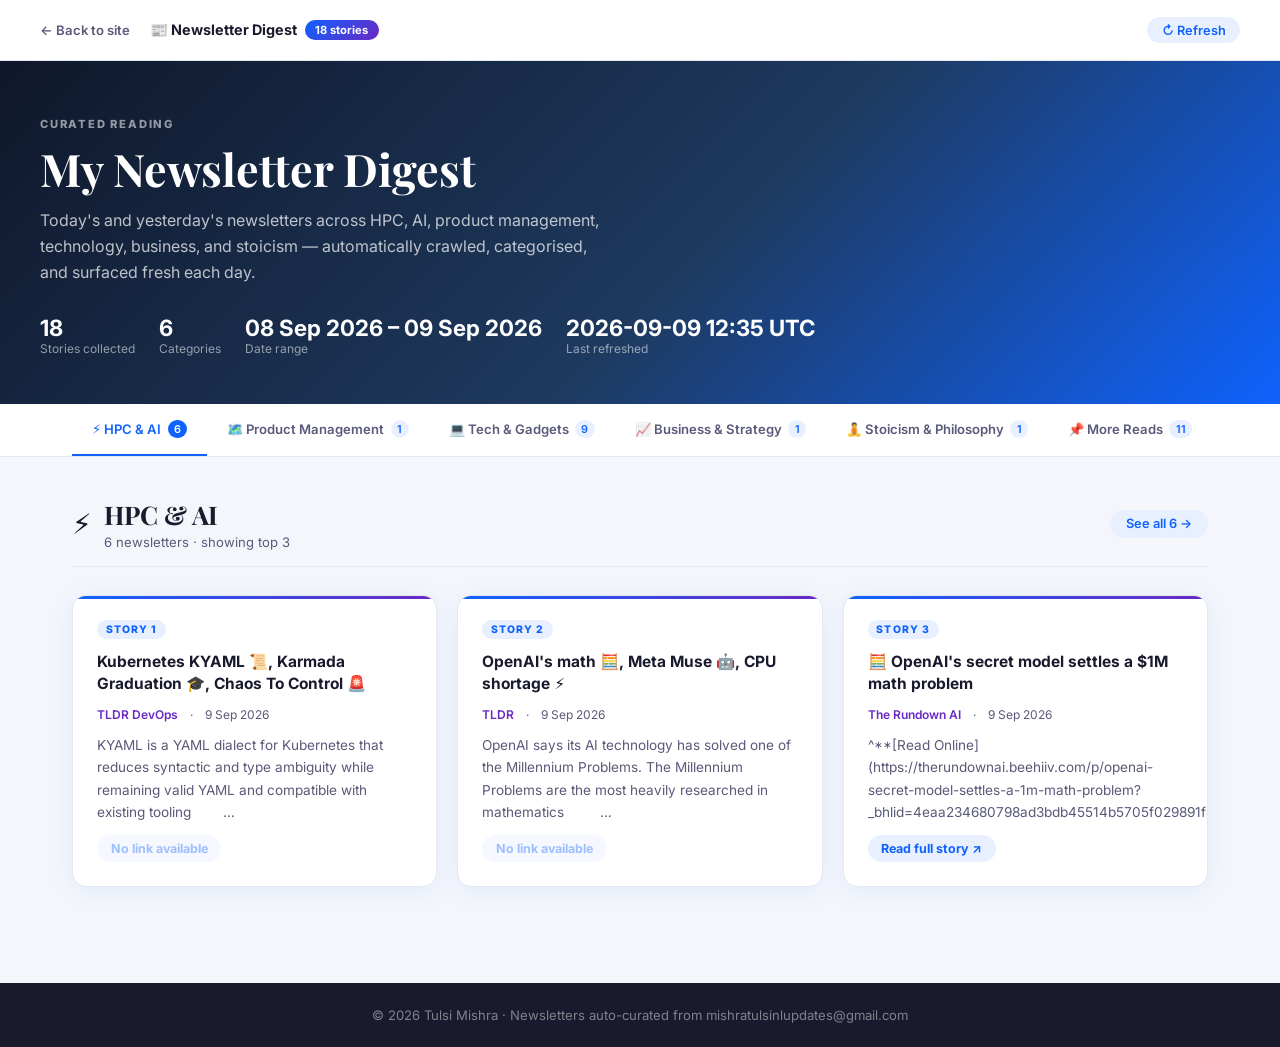
<file: newsletter.html>
<!DOCTYPE html>
<html lang="en">
<head>
  <meta charset="UTF-8" />
  <link rel="icon" type="image/svg+xml" href="data:image/svg+xml,<svg xmlns='http://www.w3.org/2000/svg' viewBox='0 0 100 100'><rect width='100' height='100' rx='18' fill='%237c6af7'/><text x='50' y='54' font-family='Inter,sans-serif' font-weight='800' font-size='42' fill='white' text-anchor='middle' dominant-baseline='middle'>TM</text></svg>" />
  <meta name="viewport" content="width=device-width, initial-scale=1.0" />
  <title>Newsletter Digest — Tulsi Mishra</title>
  <link rel="preconnect" href="https://fonts.googleapis.com" />
  <link rel="preconnect" href="https://fonts.gstatic.com" crossorigin />
  <link href="https://fonts.googleapis.com/css2?family=Inter:wght@300;400;500;600;700&family=Playfair+Display:wght@700&display=swap" rel="stylesheet" />
  <!-- Newsletter data — regenerated by fetch_newsletters.py -->
  <script src="newsletter_data.js"></script>
  <style>
    *, *::before, *::after { box-sizing: border-box; margin: 0; padding: 0; }

    :root {
      --primary: #0f62fe;
      --accent:  #6929c4;
      --text:    #1a1a2e;
      --muted:   #5a5a7a;
      --bg:      #f4f6fb;
      --white:   #ffffff;
      --border:  #e4e8f0;
      --radius:  14px;
      --shadow:  0 4px 24px rgba(15,98,254,.08);
      --shadow-lg: 0 12px 40px rgba(15,98,254,.14);
      --font: 'Inter', system-ui, sans-serif;
      --font-d: 'Playfair Display', Georgia, serif;
    }

    html { scroll-behavior: smooth; }
    body { font-family: var(--font); background: var(--bg); color: var(--text); }

    a { text-decoration: none; color: inherit; }

    /* ── TOPBAR ── */
    .topbar {
      background: rgba(255,255,255,.92);
      backdrop-filter: blur(14px);
      border-bottom: 1px solid var(--border);
      position: sticky; top: 0; z-index: 100;
      padding: 0 2rem;
    }
    .topbar-inner {
      max-width: 1200px; margin: 0 auto;
      height: 60px; display: flex; align-items: center; justify-content: space-between; gap: 1rem;
    }
    .topbar-left { display: flex; align-items: center; gap: 1.25rem; }
    .back-link {
      font-size: .82rem; font-weight: 600; color: var(--muted);
      display: flex; align-items: center; gap: .4rem; transition: color .2s;
    }
    .back-link:hover { color: var(--primary); }
    .topbar-title {
      font-size: .9rem; font-weight: 700; color: var(--text);
      display: flex; align-items: center; gap: .5rem;
    }
    .topbar-badge {
      font-size: .7rem; font-weight: 700; background: linear-gradient(135deg,var(--primary),var(--accent));
      color: #fff; padding: .2rem .65rem; border-radius: 100px;
    }
    .refresh-btn {
      font-size: .8rem; font-weight: 600; color: var(--primary);
      background: #e8f0ff; border: none; padding: .35rem .9rem; border-radius: 100px;
      cursor: pointer; font-family: var(--font); transition: all .2s; display: flex; align-items: center; gap: .4rem;
    }
    .refresh-btn:hover:not(:disabled) { background: var(--primary); color: #fff; }
    .refresh-btn:disabled { opacity: .7; cursor: not-allowed; }
    /* Toast notification */
    .toast {
      position: fixed; bottom: 2rem; right: 2rem; z-index: 9999;
      padding: .75rem 1.25rem; border-radius: 10px;
      font-size: .85rem; font-weight: 600; color: #fff;
      box-shadow: 0 4px 20px rgba(0,0,0,.2); max-width: 340px;
      animation: slideIn .25s ease;
    }
    .toast.error  { background: #e53e3e; }
    .toast.success{ background: #38a169; }
    @keyframes slideIn { from { opacity:0; transform:translateY(12px); } to { opacity:1; transform:none; } }

    /* ── HERO ── */
    .hero {
      background: linear-gradient(135deg, #0f172a 0%, #1e3a5f 55%, #0f62fe 100%);
      color: #fff; padding: 3.5rem 2rem 3rem;
    }
    .hero-inner { max-width: 1200px; margin: 0 auto; }
    .hero-label {
      font-size: .7rem; font-weight: 800; letter-spacing: .16em; text-transform: uppercase;
      color: rgba(255,255,255,.55); margin-bottom: .75rem;
    }
    .hero h1 { font-family: var(--font-d); font-size: clamp(1.8rem,4vw,2.8rem); margin-bottom: .75rem; line-height: 1.15; }
    .hero p { font-size: 1rem; color: rgba(255,255,255,.72); max-width: 560px; margin-bottom: 1.75rem; line-height: 1.65; }
    .hero-meta { display: flex; flex-wrap: wrap; gap: 1.5rem; }
    .hero-stat { display: flex; flex-direction: column; }
    .hero-stat strong { font-size: 1.4rem; font-weight: 700; }
    .hero-stat span { font-size: .75rem; color: rgba(255,255,255,.55); }

    /* ── CATEGORY TABS ── */
    .tabs-wrap { background: var(--white); border-bottom: 1px solid var(--border); position: sticky; top: 60px; z-index: 90; }
    .tabs { max-width: 1200px; margin: 0 auto; padding: 0 2rem; display: flex; gap: 0; overflow-x: auto; scrollbar-width: none; }
    .tabs::-webkit-scrollbar { display: none; }
    .tab-btn {
      padding: 1rem 1.25rem; font-size: .82rem; font-weight: 600; color: var(--muted);
      border: none; background: none; cursor: pointer; font-family: var(--font);
      border-bottom: 2px solid transparent; white-space: nowrap; transition: all .2s;
      display: flex; align-items: center; gap: .4rem;
    }
    .tab-btn:hover { color: var(--primary); }
    .tab-btn.active { color: var(--primary); border-bottom-color: var(--primary); }
    .tab-count { font-size: .68rem; background: #e8f0ff; color: var(--primary); padding: .15rem .4rem; border-radius: 100px; }
    .tab-btn.active .tab-count { background: var(--primary); color: #fff; }

    /* ── MAIN LAYOUT ── */
    .page { max-width: 1200px; margin: 0 auto; padding: 2.5rem 2rem 4rem; }

    /* Loading / error states */
    .state-msg {
      text-align: center; padding: 5rem 2rem; color: var(--muted);
    }
    .state-msg .icon { font-size: 3rem; display: block; margin-bottom: 1rem; }
    .state-msg h2 { font-size: 1.3rem; margin-bottom: .5rem; color: var(--text); }
    .state-msg p { font-size: .9rem; line-height: 1.6; max-width: 480px; margin: 0 auto .75rem; }
    .state-msg code { font-size: .8rem; background: #e8ecf4; padding: .2rem .5rem; border-radius: 4px; }

    /* ── CATEGORY SECTION ── */
    .cat-section { display: none; }
    .cat-section.visible { display: block; }

    .cat-header {
      display: flex; align-items: center; justify-content: space-between;
      margin-bottom: 1.75rem; padding-bottom: 1rem; border-bottom: 1px solid var(--border);
    }
    .cat-title { display: flex; align-items: center; gap: .75rem; }
    .cat-emoji { font-size: 1.75rem; }
    .cat-title h2 { font-family: var(--font-d); font-size: 1.6rem; }
    .cat-subtitle { font-size: .82rem; color: var(--muted); margin-top: .15rem; }
    .see-all-btn {
      font-size: .8rem; font-weight: 600; color: var(--primary);
      background: #e8f0ff; border: none; padding: .4rem 1rem; border-radius: 100px;
      cursor: pointer; font-family: var(--font); transition: all .2s;
    }
    .see-all-btn:hover { background: var(--primary); color: #fff; }

    /* ── TOP STORIES GRID ── */
    .top-grid {
      display: grid; grid-template-columns: repeat(3, 1fr); gap: 1.25rem; margin-bottom: 2rem;
    }

    .story-card {
      background: var(--white); border: 1px solid var(--border); border-radius: var(--radius);
      padding: 1.5rem; box-shadow: var(--shadow); transition: all .25s;
      display: flex; flex-direction: column; gap: .75rem;
      position: relative; overflow: hidden;
    }
    .story-card::before {
      content: ''; position: absolute; top: 0; left: 0; right: 0; height: 3px;
      background: linear-gradient(90deg, var(--primary), var(--accent));
    }
    .story-card:hover { transform: translateY(-4px); box-shadow: var(--shadow-lg); }

    .story-num {
      font-size: .65rem; font-weight: 800; letter-spacing: .1em; text-transform: uppercase;
      color: var(--primary); background: #e8f0ff; padding: .2rem .55rem; border-radius: 100px;
      width: fit-content;
    }
    .story-title {
      font-size: .97rem; font-weight: 700; color: var(--text); line-height: 1.4;
    }
    .story-meta {
      display: flex; align-items: center; gap: .75rem; font-size: .75rem; color: var(--muted);
    }
    .story-sender { font-weight: 600; color: var(--accent); }
    .story-snippet { font-size: .85rem; color: var(--muted); line-height: 1.65; flex: 1; }
    .story-link {
      display: inline-flex; align-items: center; gap: .35rem;
      font-size: .78rem; font-weight: 700; color: var(--primary);
      background: #e8f0ff; padding: .35rem .85rem; border-radius: 100px;
      transition: all .2s; width: fit-content; margin-top: auto;
    }
    .story-link:hover { background: var(--primary); color: #fff; }
    .story-link.no-link { opacity: .4; cursor: default; }
    .story-link.no-link:hover { background: #e8f0ff; color: var(--primary); }

    /* ── ALL STORIES TABLE ── */
    .all-stories { display: none; margin-top: 1.5rem; }
    .all-stories.open { display: block; }

    .all-table { width: 100%; border-collapse: collapse; }
    .all-table th {
      font-size: .72rem; font-weight: 700; letter-spacing: .08em; text-transform: uppercase;
      color: var(--muted); border-bottom: 2px solid var(--border); padding: .6rem 1rem; text-align: left;
      background: var(--bg);
    }
    .all-table td {
      padding: .8rem 1rem; border-bottom: 1px solid var(--border);
      font-size: .83rem; vertical-align: top;
    }
    .all-table tr:hover td { background: #f7f9ff; }
    .all-table td:first-child { font-weight: 600; color: var(--text); width: 38%; }
    .all-table td:nth-child(2) { color: var(--accent); font-weight: 600; width: 18%; }
    .all-table td:nth-child(3) { color: var(--muted); width: 12%; }
    .all-table td:last-child { width: 32%; }
    .table-link {
      font-size: .75rem; font-weight: 600; color: var(--primary);
      text-decoration: underline; text-underline-offset: 2px;
    }

    /* ── EMPTY CAT ── */
    .cat-empty { text-align: center; padding: 3rem; color: var(--muted); font-size: .9rem; }

    /* ── FOOTER ── */
    footer { background: var(--text); color: rgba(255,255,255,.45); text-align: center; padding: 1.5rem 2rem; font-size: .82rem; }

    /* ── RESPONSIVE ── */
    @media (max-width: 900px) { .top-grid { grid-template-columns: repeat(2,1fr); } }
    @media (max-width: 600px) {
      .top-grid { grid-template-columns: 1fr; }
      .hero { padding: 2.5rem 1.25rem 2rem; }
      .page { padding: 1.5rem 1rem 3rem; }
      .topbar { padding: 0 1rem; }
    }
  </style>
</head>
<body>

<!-- TOPBAR -->
<div class="topbar">
  <div class="topbar-inner">
    <div class="topbar-left">
      <a href="index.html" class="back-link">← Back to site</a>
      <span class="topbar-title">
        📰 Newsletter Digest
        <span class="topbar-badge" id="topbar-count">—</span>
      </span>
    </div>
    <button class="refresh-btn" id="refresh-btn" onclick="doRefresh()">
      ↻ Refresh
    </button>
  </div>
</div>

<!-- HERO -->
<div class="hero">
  <div class="hero-inner">
    <div class="hero-label">Curated Reading</div>
    <h1>My Newsletter Digest</h1>
    <p>Today's and yesterday's newsletters across HPC, AI, product management, technology, business, and stoicism — automatically crawled, categorised, and surfaced fresh each day.</p>
    <div class="hero-meta" id="hero-meta">
      <div class="hero-stat"><strong id="stat-total">—</strong><span>Stories collected</span></div>
      <div class="hero-stat"><strong id="stat-cats">—</strong><span>Categories</span></div>
      <div class="hero-stat"><strong id="stat-range">—</strong><span>Date range</span></div>
      <div class="hero-stat"><strong id="stat-updated">—</strong><span>Last refreshed</span></div>
    </div>
  </div>
</div>

<!-- TABS -->
<div class="tabs-wrap">
  <div class="tabs" id="tabs">
    <!-- Populated by JS -->
  </div>
</div>

<!-- PAGE -->
<div class="page" id="page">
  <div class="state-msg" id="empty-state">
    <span class="icon">📭</span>
    <h2>No newsletter data yet</h2>
    <p>Run the crawler to fetch and categorise your newsletters from <strong>mishratulsinlupdates@gmail.com</strong>.</p>
    <p>In your terminal, <code>cd</code> into the Website folder and run:</p>
    <p><code>python3 fetch_newsletters.py</code></p>
    <p>You'll need a <strong>Gmail App Password</strong> — generate one at<br/><strong>myaccount.google.com → Security → App Passwords</strong></p>
  </div>
</div>

<!-- FOOTER -->
<footer>
  <p>© 2026 Tulsi Mishra · Newsletters auto-curated from mishratulsinlupdates@gmail.com</p>
</footer>

<script>
// ── State ────────────────────────────────────────────────────────────────────
let data = null;
let activeCat = null;

// ── Load data — reads from newsletter_data.js (window.NEWSLETTER_DATA) ───────
function loadData() {
  const page  = document.getElementById('page');
  const empty = document.getElementById('empty-state');

  if (window.NEWSLETTER_DATA && window.NEWSLETTER_DATA.categories && window.NEWSLETTER_DATA.categories.length) {
    data = window.NEWSLETTER_DATA;
    renderAll();
  } else {
    // Show empty state with setup instructions
    page.innerHTML = '';
    page.appendChild(empty);
    empty.style.display = 'block';
  }
}

// ── Render everything ────────────────────────────────────────────────────────
function renderAll() {
  if (!data || !data.categories || data.categories.length === 0) return;

  // Stats
  document.getElementById('stat-total').textContent   = data.total_categorised ?? '—';
  document.getElementById('stat-cats').textContent    = data.categories.length;
  document.getElementById('stat-range').textContent   = data.date_range ?? 'Today & Yesterday';
  document.getElementById('stat-updated').textContent = data.generated ?? '—';
  document.getElementById('topbar-count').textContent = (data.total_categorised ?? 0) + ' stories';

  // Tabs
  const tabsEl = document.getElementById('tabs');
  tabsEl.innerHTML = '';
  data.categories.forEach((cat, i) => {
    const btn = document.createElement('button');
    btn.className = 'tab-btn' + (i === 0 ? ' active' : '');
    btn.dataset.key = cat.key;
    btn.innerHTML = `${cat.emoji} ${cat.name} <span class="tab-count">${cat.count}</span>`;
    btn.onclick = () => switchTab(cat.key);
    tabsEl.appendChild(btn);
  });

  // Sections
  const page = document.getElementById('page');
  page.innerHTML = '';
  data.categories.forEach((cat, i) => {
    page.appendChild(buildCatSection(cat, i === 0));
  });

  activeCat = data.categories[0].key;
}

// ── Switch tab ───────────────────────────────────────────────────────────────
function switchTab(key) {
  activeCat = key;
  document.querySelectorAll('.tab-btn').forEach(b => b.classList.toggle('active', b.dataset.key === key));
  document.querySelectorAll('.cat-section').forEach(s => s.classList.toggle('visible', s.dataset.key === key));
}

// ── Build category section ────────────────────────────────────────────────────
function buildCatSection(cat, visible) {
  const sec = document.createElement('section');
  sec.className = 'cat-section' + (visible ? ' visible' : '');
  sec.dataset.key = cat.key;

  // Header
  const topN = cat.top?.length ?? 0;
  const allN = cat.all?.length ?? 0;

  sec.innerHTML = `
    <div class="cat-header">
      <div class="cat-title">
        <span class="cat-emoji">${cat.emoji}</span>
        <div>
          <h2>${cat.name}</h2>
          <div class="cat-subtitle">${allN} newsletter${allN !== 1 ? 's' : ''} · showing top ${topN}</div>
        </div>
      </div>
      ${allN > topN ? `<button class="see-all-btn" onclick="toggleAll('${cat.key}')">See all ${allN} →</button>` : ''}
    </div>`;

  // Top stories grid
  if (topN === 0) {
    sec.innerHTML += `<div class="cat-empty">No stories in this category yet. Run the crawler to populate.</div>`;
  } else {
    const grid = document.createElement('div');
    grid.className = 'top-grid';
    cat.top.forEach((s, idx) => {
      grid.appendChild(buildStoryCard(s, idx + 1));
    });
    sec.appendChild(grid);
  }

  // All stories table (hidden by default)
  if (allN > topN) {
    const allWrap = document.createElement('div');
    allWrap.className = 'all-stories';
    allWrap.id = `all-${cat.key}`;
    allWrap.innerHTML = `
      <table class="all-table">
        <thead>
          <tr>
            <th>Subject / Title</th>
            <th>From</th>
            <th>Date</th>
            <th>Read</th>
          </tr>
        </thead>
        <tbody>
          ${cat.all.map(s => `
            <tr>
              <td>${esc(s.title)}</td>
              <td>${esc(s.sender)}</td>
              <td>${esc(s.date)}</td>
              <td>${s.link
                ? `<a href="${esc(s.link)}" target="_blank" class="table-link">Open ↗</a>`
                : `<span style="color:var(--muted);font-size:.75rem">No link</span>`
              }</td>
            </tr>`).join('')}
        </tbody>
      </table>`;
    sec.appendChild(allWrap);
  }

  return sec;
}

// ── Build story card ──────────────────────────────────────────────────────────
function buildStoryCard(story, num) {
  const card = document.createElement('div');
  card.className = 'story-card';
  card.innerHTML = `
    <span class="story-num">Story ${num}</span>
    <div class="story-title">${esc(story.title)}</div>
    <div class="story-meta">
      <span class="story-sender">${esc(story.sender)}</span>
      <span>·</span>
      <span>${esc(story.date)}</span>
    </div>
    <div class="story-snippet">${esc(story.snippet)}</div>
    ${story.link
      ? `<a href="${esc(story.link)}" target="_blank" class="story-link">Read full story ↗</a>`
      : `<span class="story-link no-link">No link available</span>`
    }`;
  return card;
}

// ── Toggle all-stories table ──────────────────────────────────────────────────
function toggleAll(key) {
  const el  = document.getElementById(`all-${key}`);
  const btn = document.querySelector(`[data-key="${key}"] .see-all-btn`);
  if (!el) return;
  el.classList.toggle('open');
  if (el.classList.contains('open')) {
    btn.textContent = 'Hide ↑';
    el.scrollIntoView({ behavior: 'smooth', block: 'start' });
  } else {
    const cat = data.categories.find(c => c.key === key);
    btn.textContent = `See all ${cat?.all?.length ?? ''} →`;
  }
}

// ── Util ──────────────────────────────────────────────────────────────────────
function esc(str) {
  if (!str) return '';
  return str.replace(/&/g,'&amp;').replace(/</g,'&lt;').replace(/>/g,'&gt;').replace(/"/g,'&quot;');
}

// ── Refresh — calls server.py /api/refresh, falls back to page reload ─────────
async function doRefresh() {
  const btn  = document.getElementById('refresh-btn');
  const orig = btn.innerHTML;
  btn.disabled = true;
  btn.innerHTML = '⏳ Fetching…';

  try {
    const res  = await fetch('/api/refresh', { method: 'POST' });
    const json = await res.json();

    if (json.ok) {
      btn.innerHTML = '✅ Done!';
      showToast('Newsletters updated! Reloading…', 'success');
      setTimeout(() => window.location.reload(), 1200);
    } else {
      btn.innerHTML = orig;
      btn.disabled  = false;
      const firstLine = (json.message || 'Unknown error').split('\n')[0];
      showToast('Crawler failed: ' + firstLine, 'error');
    }
  } catch {
    // /api/refresh not available (opened as file:// or plain http.server) — just reload
    window.location.reload();
  }
}

// ── Toast ─────────────────────────────────────────────────────────────────────
function showToast(msg, type = 'success') {
  const t = document.createElement('div');
  t.className = `toast ${type}`;
  t.textContent = msg;
  document.body.appendChild(t);
  setTimeout(() => t.remove(), 4000);
}

// ── Boot ──────────────────────────────────────────────────────────────────────
loadData();
</script>
</body>
</html>
</file>
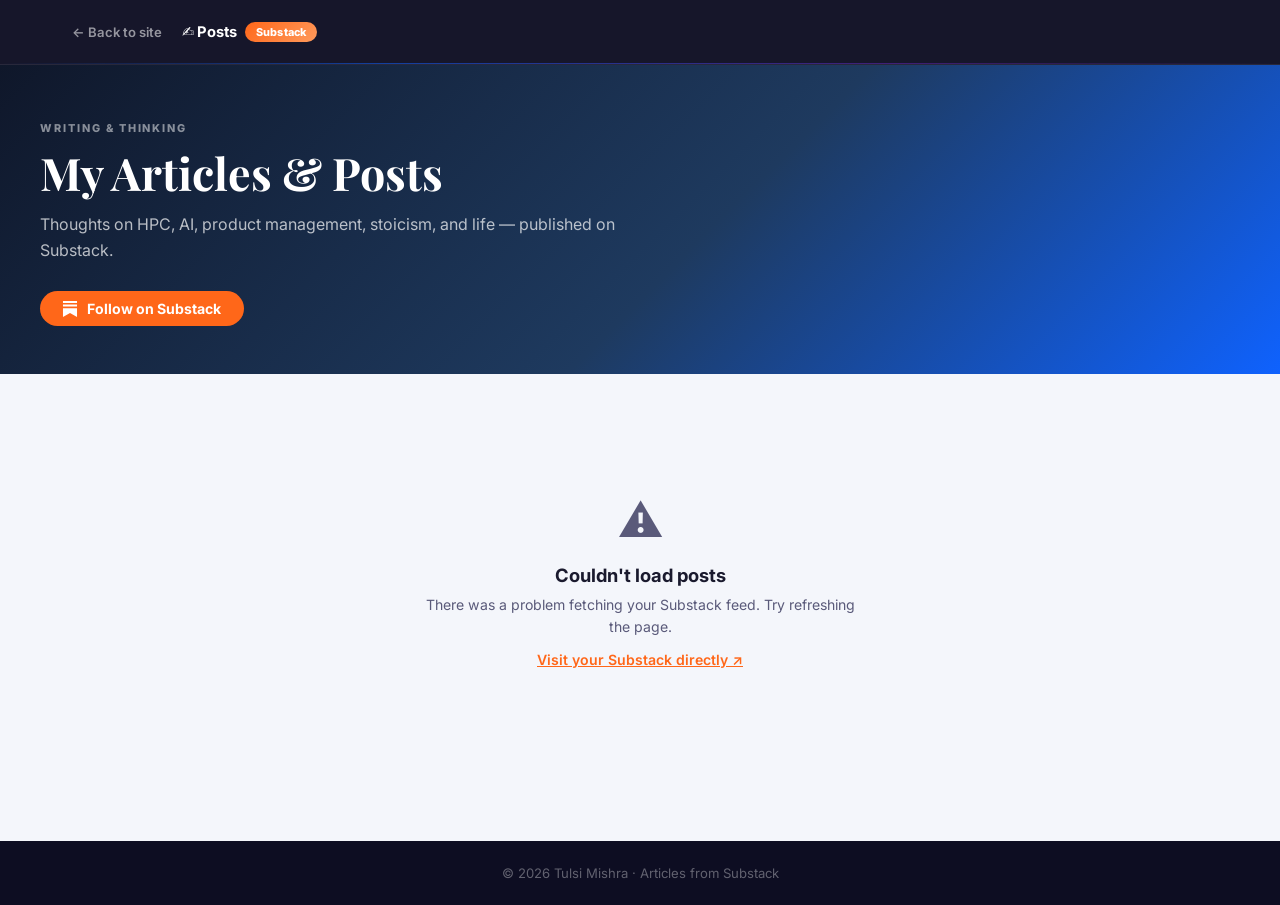
<file: posts.html>
<!DOCTYPE html>
<html lang="en">
<head>
  <meta charset="UTF-8" />
  <link rel="icon" type="image/svg+xml" href="data:image/svg+xml,<svg xmlns='http://www.w3.org/2000/svg' viewBox='0 0 100 100'><rect width='100' height='100' rx='18' fill='%237c6af7'/><text x='50' y='54' font-family='Inter,sans-serif' font-weight='800' font-size='42' fill='white' text-anchor='middle' dominant-baseline='middle'>TM</text></svg>" />
  <meta name="viewport" content="width=device-width, initial-scale=1.0" />
  <title>Posts — Tulsi Mishra</title>
  <link rel="preconnect" href="https://fonts.googleapis.com" />
  <link rel="preconnect" href="https://fonts.gstatic.com" crossorigin />
  <link href="https://fonts.googleapis.com/css2?family=Inter:wght@300;400;500;600;700&family=Playfair+Display:wght@700&display=swap" rel="stylesheet" />
  <script src="posts_data.js"></script>
  <style>
    *, *::before, *::after { box-sizing: border-box; margin: 0; padding: 0; }

    :root {
      --primary:   #0f62fe;
      --accent:    #6929c4;
      --ss-orange: #ff6719;
      --text:      #1a1a2e;
      --muted:     #5a5a7a;
      --bg:        #f4f6fb;
      --white:     #ffffff;
      --border:    #e4e8f0;
      --radius:    14px;
      --shadow:    0 4px 24px rgba(15,98,254,.08);
      --shadow-lg: 0 14px 44px rgba(15,98,254,.15);
      --font:      'Inter', system-ui, sans-serif;
      --font-d:    'Playfair Display', Georgia, serif;
    }

    html { scroll-behavior: smooth; }
    body { font-family: var(--font); background: var(--bg); color: var(--text); min-height: 100vh; }
    a { text-decoration: none; color: inherit; }

    /* ── TOPBAR ─────────────────────────────────────────── */
    .topbar {
      background: rgba(13,13,34,.96);
      backdrop-filter: blur(20px);
      border-bottom: 1px solid rgba(255,255,255,.08);
      position: sticky; top: 0; z-index: 200;
    }
    .topbar::after {
      content: '';
      position: absolute; bottom: 0; left: 0; right: 0; height: 1.5px;
      background: linear-gradient(90deg, transparent, rgba(15,98,254,.55) 30%, rgba(105,41,196,.5) 70%, transparent);
      pointer-events: none;
    }
    .topbar-inner {
      max-width: 1200px; margin: 0 auto; padding: 0 2rem;
      height: 64px; display: flex; align-items: center; justify-content: space-between; gap: 1rem;
    }
    .topbar-left { display: flex; align-items: center; gap: 1.25rem; }
    .back-link {
      font-size: .82rem; font-weight: 600; color: rgba(255,255,255,.55);
      display: flex; align-items: center; gap: .4rem; transition: color .2s;
    }
    .back-link:hover { color: #fff; }
    .topbar-title {
      font-size: .92rem; font-weight: 700; color: #fff;
      display: flex; align-items: center; gap: .5rem;
    }
    .topbar-badge {
      font-size: .68rem; font-weight: 800;
      background: linear-gradient(135deg, var(--ss-orange), #ff9a5c);
      color: #fff; padding: .2rem .65rem; border-radius: 100px; letter-spacing: .02em;
    }
    .ss-count-badge {
      font-size: .72rem; font-weight: 700; color: rgba(255,255,255,.5);
    }

    /* ── HERO ────────────────────────────────────────────── */
    .hero {
      background: linear-gradient(135deg, #0f172a 0%, #1e3a5f 55%, #0f62fe 100%);
      color: #fff; padding: 3.5rem 2rem 3rem;
    }
    .hero-inner { max-width: 1200px; margin: 0 auto; }
    .hero-label {
      font-size: .68rem; font-weight: 800; letter-spacing: .18em; text-transform: uppercase;
      color: rgba(255,255,255,.5); margin-bottom: .75rem;
    }
    .hero h1 {
      font-family: var(--font-d); font-size: clamp(1.9rem, 4vw, 2.8rem);
      margin-bottom: .75rem; line-height: 1.15;
    }
    .hero p { font-size: 1rem; color: rgba(255,255,255,.7); max-width: 580px; line-height: 1.65; margin-bottom: 1.75rem; }
    .hero-cta {
      display: inline-flex; align-items: center; gap: .55rem;
      padding: .55rem 1.4rem; border-radius: 100px; font-size: .88rem; font-weight: 700;
      background: var(--ss-orange); color: #fff;
      transition: transform .2s, box-shadow .2s;
    }
    .hero-cta:hover { transform: translateY(-2px); box-shadow: 0 6px 20px rgba(255,103,25,.4); }
    .hero-cta svg { width: 16px; height: 16px; fill: currentColor; flex-shrink: 0; }

    /* ── PAGE BODY ───────────────────────────────────────── */
    .page-body { max-width: 1200px; margin: 0 auto; padding: 2.5rem 2rem 5rem; }

    /* ── SUBSTACK GRID ───────────────────────────────────── */
    .ss-grid {
      display: grid;
      grid-template-columns: repeat(auto-fill, minmax(340px, 1fr));
      gap: 1.4rem;
    }

    /* ── SUBSTACK CARD ───────────────────────────────────── */
    .ss-card {
      background: var(--white); border: 1px solid var(--border);
      border-radius: var(--radius); overflow: hidden;
      box-shadow: var(--shadow); display: flex; flex-direction: column;
      transition: transform .25s, box-shadow .25s;
      position: relative;
    }
    .ss-card::before {
      content: ''; position: absolute; top: 0; left: 0; right: 0; height: 3px;
      background: linear-gradient(90deg, var(--ss-orange), #ff9a5c);
    }
    .ss-card:hover { transform: translateY(-5px); box-shadow: var(--shadow-lg); }
    .ss-card-img {
      width: 100%; height: 190px;
      background: linear-gradient(135deg, #fff3ee, #ffe4d2);
      display: flex; align-items: center; justify-content: center;
      font-size: 2.8rem; flex-shrink: 0; overflow: hidden;
    }
    .ss-card-img img { width: 100%; height: 100%; object-fit: cover; display: block; }
    .ss-card-body { padding: 1.4rem; flex: 1; display: flex; flex-direction: column; gap: .7rem; }
    .ss-card-meta { display: flex; align-items: center; gap: .65rem; font-size: .75rem; color: var(--muted); flex-wrap: wrap; }
    .ss-card-date { font-weight: 500; }
    .ss-read-time {
      display: flex; align-items: center; gap: .3rem;
      background: #fff3ee; color: var(--ss-orange); font-weight: 700;
      padding: .15rem .5rem; border-radius: 100px; font-size: .7rem;
    }
    .ss-card-title {
      font-size: 1.05rem; font-weight: 700; line-height: 1.4; color: var(--text);
    }
    .ss-card-excerpt { font-size: .87rem; color: var(--muted); line-height: 1.65; flex: 1; }
    .ss-card-foot { padding: 0 1.4rem 1.25rem; }
    .ss-open-btn {
      display: inline-flex; align-items: center; gap: .4rem;
      font-size: .78rem; font-weight: 700; color: var(--ss-orange);
      background: #fff3ee; padding: .4rem .95rem; border-radius: 100px;
      transition: all .2s;
    }
    .ss-open-btn:hover { background: var(--ss-orange); color: #fff; }

    /* ── LOADING / EMPTY STATES ──────────────────────────── */
    .state-box {
      grid-column: 1 / -1;
      text-align: center; padding: 5rem 2rem; color: var(--muted);
    }
    .state-box .state-icon { font-size: 2.8rem; display: block; margin-bottom: 1rem; }
    .state-box h3 { font-size: 1.15rem; color: var(--text); margin-bottom: .5rem; }
    .state-box p { font-size: .88rem; line-height: 1.6; max-width: 440px; margin: 0 auto .6rem; }
    .state-box code { font-size: .8rem; background: #e8ecf4; padding: .2rem .5rem; border-radius: 4px; }
    .state-box a { color: var(--ss-orange); font-weight: 600; text-decoration: underline; }
    .spinner {
      display: inline-block; width: 36px; height: 36px;
      border: 3px solid #e4e8f0; border-top-color: var(--ss-orange);
      border-radius: 50%; animation: spin .75s linear infinite; margin-bottom: 1rem;
    }
    @keyframes spin { to { transform: rotate(360deg); } }

    /* ── LOAD MORE ───────────────────────────────────────── */
    .load-more-wrap { text-align: center; margin-top: 2.5rem; }
    .load-more-btn {
      font-size: .85rem; font-weight: 700; padding: .65rem 2rem; border-radius: 100px;
      border: 2px solid var(--ss-orange); color: var(--ss-orange);
      background: transparent; cursor: pointer; font-family: var(--font);
      transition: all .2s;
    }
    .load-more-btn:hover { background: var(--ss-orange); color: #fff; }

    /* ── FOOTER ──────────────────────────────────────────── */
    footer {
      background: #0d0d22; color: rgba(255,255,255,.35);
      text-align: center; padding: 1.5rem 2rem; font-size: .82rem;
    }

    /* ── RESPONSIVE ──────────────────────────────────────── */
    @media (max-width: 900px) { .ss-grid { grid-template-columns: repeat(2, 1fr); } }
    @media (max-width: 600px) {
      .ss-grid { grid-template-columns: 1fr; }
      .hero { padding: 2.5rem 1.25rem 2rem; }
      .page-body { padding: 1.5rem 1rem 4rem; }
      .topbar-inner { padding: 0 1rem; }
    }
  </style>
</head>
<body>

<!-- ── TOPBAR ────────────────────────────────────────────────── -->
<div class="topbar">
  <div class="topbar-inner">
    <div class="topbar-left">
      <a href="index.html" class="back-link">&#8592; Back to site</a>
      <span class="topbar-title">
        ✍️ Posts
        <span class="topbar-badge">Substack</span>
        <span class="ss-count-badge" id="topbar-count"></span>
      </span>
    </div>
  </div>
</div>

<!-- ── HERO ──────────────────────────────────────────────────── -->
<div class="hero">
  <div class="hero-inner">
    <div class="hero-label">Writing &amp; Thinking</div>
    <h1>My Articles &amp; Posts</h1>
    <p>Thoughts on HPC, AI, product management, stoicism, and life — published on Substack.</p>
    <a id="ss-hero-link" href="#" target="_blank" class="hero-cta">
      <svg viewBox="0 0 24 24"><path d="M22.539 8.242H1.46V5.406h21.08v2.836zM1.46 10.812V24L12 18.11 22.54 24V10.812H1.46zM22.54 0H1.46v2.836h21.08V0z"/></svg>
      Follow on Substack
    </a>
  </div>
</div>

<!-- ── PAGE BODY ──────────────────────────────────────────────── -->
<div class="page-body">
  <div class="ss-grid" id="ss-grid">
    <div class="state-box">
      <span class="spinner"></span>
      <h3>Fetching posts…</h3>
      <p>Loading your articles from Substack.</p>
    </div>
  </div>
  <div class="load-more-wrap" id="ss-load-more" style="display:none">
    <button class="load-more-btn" onclick="loadMore()">Load more articles ↓</button>
  </div>
</div>

<!-- ── FOOTER ─────────────────────────────────────────────────── -->
<footer>
  <p>© 2026 Tulsi Mishra · Articles from Substack</p>
</footer>

<script>
const data    = window.POSTS_DATA || { substack: {} };
const SS_PAGE = 6;
let ssItems   = [];
let ssShown   = SS_PAGE;

// Boot
(function init() {
  const cfg = data.substack || {};
  if (cfg.publicUrl) document.getElementById('ss-hero-link').href = cfg.publicUrl;
  fetchSubstack(cfg.rssUrl, cfg.publicUrl);
})();

async function fetchSubstack(rssUrl, publicUrl) {
  const grid = document.getElementById('ss-grid');

  if (!rssUrl) {
    grid.innerHTML = `
      <div class="state-box">
        <span class="state-icon">✍️</span>
        <h3>Substack not configured</h3>
        <p>Set your RSS URL in <code>posts_data.js</code> — e.g. <code>https://yourname.substack.com/feed</code></p>
      </div>`;
    return;
  }

  try {
    const apiUrl = `https://api.rss2json.com/v1/api.json?rss_url=${encodeURIComponent(rssUrl)}`;
    const res    = await fetch(apiUrl);
    const json   = await res.json();

    if (json.status !== 'ok' || !json.items?.length) throw new Error('No items');

    ssItems = json.items.map(item => {
      const tmp = document.createElement('div');
      tmp.innerHTML = item.content || item.description || '';
      const plain    = (tmp.textContent || '').replace(/\s+/g, ' ').trim();
      const excerpt  = plain.slice(0, 200) + (plain.length > 200 ? '…' : '');
      const words    = plain.split(/\s+/).length;
      const readTime = Math.max(1, Math.round(words / 200));
      let dateStr    = '';
      try { dateStr = new Date(item.pubDate).toLocaleDateString('en-US', { year: 'numeric', month: 'short', day: 'numeric' }); }
      catch { dateStr = item.pubDate || ''; }
      return {
        title:    item.title?.trim() || '',
        link:     item.link || '',
        date:     dateStr,
        excerpt,
        image:    item.thumbnail || null,
        readTime
      };
    });

    document.getElementById('topbar-count').textContent = `· ${ssItems.length} article${ssItems.length !== 1 ? 's' : ''}`;
    ssShown = SS_PAGE;
    render();

  } catch (err) {
    grid.innerHTML = `
      <div class="state-box">
        <span class="state-icon">⚠️</span>
        <h3>Couldn't load posts</h3>
        <p>There was a problem fetching your Substack feed. Try refreshing the page.</p>
        ${publicUrl ? `<p><a href="${esc(publicUrl)}" target="_blank">Visit your Substack directly ↗</a></p>` : ''}
      </div>`;
  }
}

function render() {
  const grid = document.getElementById('ss-grid');
  const more = document.getElementById('ss-load-more');
  const slice = ssItems.slice(0, ssShown);
  grid.innerHTML = '';
  slice.forEach(a => grid.appendChild(buildCard(a)));
  more.style.display = ssItems.length > ssShown ? 'block' : 'none';
}

function loadMore() {
  ssShown += SS_PAGE;
  render();
}

function buildCard(a) {
  const card = document.createElement('div');
  card.className = 'ss-card';
  card.innerHTML = `
    <div class="ss-card-img">
      ${a.image
        ? `<img src="${esc(a.image)}" alt="${esc(a.title)}" loading="lazy" onerror="this.parentElement.innerHTML='✍️'">`
        : '✍️'}
    </div>
    <div class="ss-card-body">
      <div class="ss-card-meta">
        <span class="ss-card-date">${esc(a.date)}</span>
        <span class="ss-read-time">
          <svg width="11" height="11" viewBox="0 0 24 24" fill="none" stroke="currentColor" stroke-width="2.5"><circle cx="12" cy="12" r="10"/><polyline points="12 6 12 12 16 14"/></svg>
          ${a.readTime} min read
        </span>
      </div>
      <div class="ss-card-title">${esc(a.title)}</div>
      <div class="ss-card-excerpt">${esc(a.excerpt)}</div>
    </div>
    <div class="ss-card-foot">
      <a href="${esc(a.link)}" target="_blank" class="ss-open-btn">Read on Substack ↗</a>
    </div>`;
  return card;
}

function esc(str) {
  if (!str) return '';
  return String(str).replace(/&/g,'&amp;').replace(/</g,'&lt;').replace(/>/g,'&gt;').replace(/"/g,'&quot;');
}
</script>
</body>
</html>
</file>
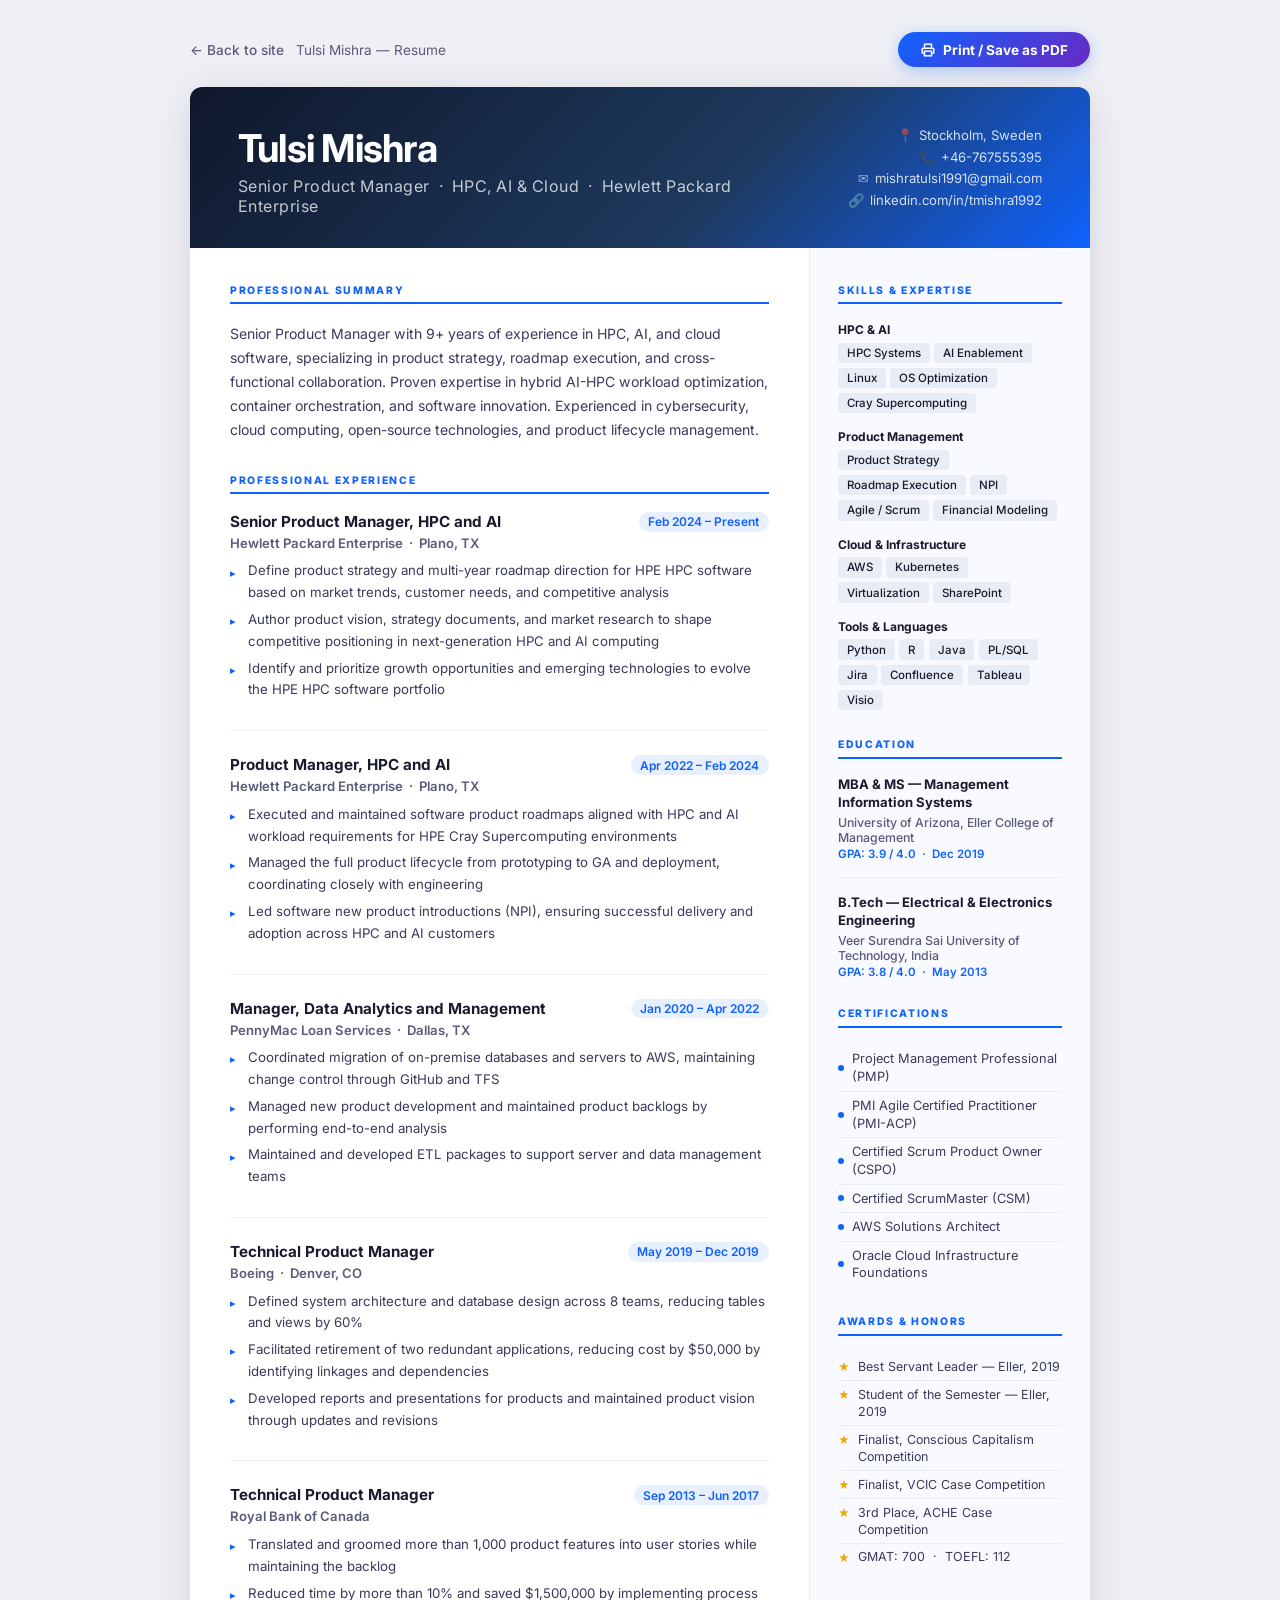
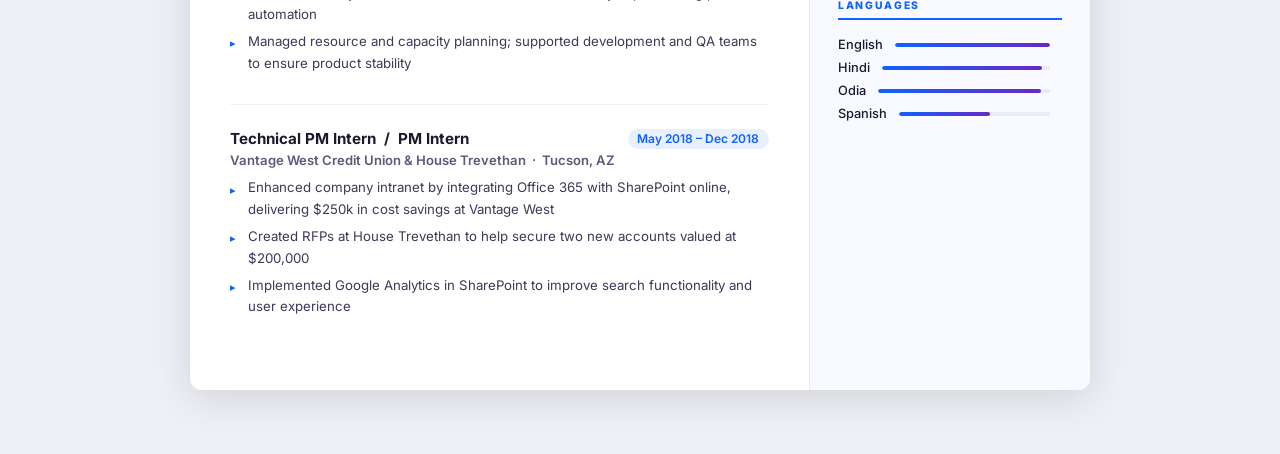
<file: resume.html>
<!DOCTYPE html>
<html lang="en">
<head>
  <meta charset="UTF-8" />
  <link rel="icon" type="image/svg+xml" href="data:image/svg+xml,<svg xmlns='http://www.w3.org/2000/svg' viewBox='0 0 100 100'><rect width='100' height='100' rx='18' fill='%237c6af7'/><text x='50' y='54' font-family='Inter,sans-serif' font-weight='800' font-size='42' fill='white' text-anchor='middle' dominant-baseline='middle'>TM</text></svg>" />
  <meta name="viewport" content="width=device-width, initial-scale=1.0" />
  <title>Tulsi Mishra — Resume</title>
  <link rel="preconnect" href="https://fonts.googleapis.com" />
  <link rel="preconnect" href="https://fonts.gstatic.com" crossorigin />
  <link href="https://fonts.googleapis.com/css2?family=Inter:wght@300;400;500;600;700&display=swap" rel="stylesheet" />
  <style>
    /* ===== SCREEN WRAPPER ===== */
    *, *::before, *::after { box-sizing: border-box; margin: 0; padding: 0; }

    body {
      font-family: 'Inter', system-ui, sans-serif;
      background: #eef0f5;
      color: #1a1a2e;
      min-height: 100vh;
      padding: 2rem 1rem 4rem;
    }

    /* ===== PRINT TOOLBAR ===== */
    .toolbar {
      max-width: 900px;
      margin: 0 auto 1.25rem;
      display: flex;
      align-items: center;
      justify-content: space-between;
      gap: 1rem;
      flex-wrap: wrap;
    }

    .toolbar-left {
      display: flex;
      align-items: center;
      gap: 0.75rem;
    }

    .back-link {
      text-decoration: none;
      color: #5a5a7a;
      font-size: 0.85rem;
      font-weight: 500;
      display: flex;
      align-items: center;
      gap: 0.4rem;
      transition: color 0.2s;
    }

    .back-link:hover { color: #0f62fe; }

    .toolbar-title {
      font-size: 0.85rem;
      color: #5a5a7a;
    }

    .print-btn {
      background: linear-gradient(135deg, #0f62fe, #6929c4);
      color: white;
      border: none;
      padding: 0.6rem 1.4rem;
      border-radius: 100px;
      font-size: 0.85rem;
      font-weight: 700;
      cursor: pointer;
      display: flex;
      align-items: center;
      gap: 0.5rem;
      font-family: 'Inter', sans-serif;
      transition: opacity 0.2s, transform 0.2s;
      box-shadow: 0 4px 16px rgba(15,98,254,0.3);
    }

    .print-btn:hover { opacity: 0.88; transform: translateY(-1px); }

    /* ===== RESUME PAPER ===== */
    .resume {
      max-width: 900px;
      margin: 0 auto;
      background: white;
      border-radius: 12px;
      box-shadow: 0 8px 40px rgba(0,0,0,0.12);
      overflow: hidden;
    }

    /* ===== HEADER ===== */
    .resume-header {
      background: linear-gradient(135deg, #0f172a 0%, #1e3a5f 60%, #0f62fe 100%);
      color: white;
      padding: 2.5rem 3rem 2rem;
    }

    .header-top {
      display: flex;
      justify-content: space-between;
      align-items: flex-start;
      gap: 2rem;
    }

    .resume-name {
      font-size: 2.4rem;
      font-weight: 700;
      letter-spacing: -0.02em;
      line-height: 1.1;
    }

    .resume-title {
      font-size: 1rem;
      font-weight: 400;
      color: rgba(255,255,255,0.75);
      margin-top: 0.4rem;
      letter-spacing: 0.03em;
    }

    .contact-info {
      display: flex;
      flex-direction: column;
      align-items: flex-end;
      gap: 0.35rem;
    }

    .contact-info a,
    .contact-info span {
      font-size: 0.82rem;
      color: rgba(255,255,255,0.82);
      text-decoration: none;
      display: flex;
      align-items: center;
      gap: 0.4rem;
      transition: color 0.15s;
    }

    .contact-info a:hover { color: white; }

    .contact-icon { font-size: 0.85rem; opacity: 0.7; }

    /* ===== BODY ===== */
    .resume-body {
      display: grid;
      grid-template-columns: 1fr 280px;
      gap: 0;
    }

    .main-col {
      padding: 2.25rem 2.5rem 2.5rem;
      border-right: 1px solid #e8ecf4;
    }

    .side-col {
      padding: 2.25rem 1.75rem 2.5rem;
      background: #f8faff;
    }

    /* ===== SECTION HEADINGS ===== */
    .section {
      margin-bottom: 2rem;
    }

    .section-heading {
      font-size: 0.65rem;
      font-weight: 800;
      letter-spacing: 0.16em;
      text-transform: uppercase;
      color: #0f62fe;
      border-bottom: 2px solid #0f62fe;
      padding-bottom: 0.35rem;
      margin-bottom: 1.1rem;
    }

    /* ===== SUMMARY ===== */
    .summary-text {
      font-size: 0.88rem;
      line-height: 1.7;
      color: #3a3a5a;
    }

    /* ===== EXPERIENCE ===== */
    .job {
      margin-bottom: 1.5rem;
      padding-bottom: 1.5rem;
      border-bottom: 1px solid #f0f2f8;
    }

    .job:last-child { border-bottom: none; margin-bottom: 0; padding-bottom: 0; }

    .job-header {
      display: flex;
      justify-content: space-between;
      align-items: flex-start;
      gap: 1rem;
      margin-bottom: 0.2rem;
    }

    .job-title {
      font-size: 0.95rem;
      font-weight: 700;
      color: #1a1a2e;
      line-height: 1.3;
    }

    .job-dates {
      font-size: 0.75rem;
      color: #0f62fe;
      font-weight: 600;
      white-space: nowrap;
      padding: 0.15rem 0.6rem;
      background: #e8f0ff;
      border-radius: 100px;
      flex-shrink: 0;
    }

    .job-company {
      font-size: 0.82rem;
      font-weight: 600;
      color: #5a5a7a;
      margin-bottom: 0.6rem;
    }

    .job-bullets {
      list-style: none;
      padding: 0;
    }

    .job-bullets li {
      font-size: 0.83rem;
      line-height: 1.65;
      color: #3a3a5a;
      padding-left: 1.1rem;
      position: relative;
      margin-bottom: 0.3rem;
    }

    .job-bullets li::before {
      content: '▸';
      position: absolute;
      left: 0;
      color: #0f62fe;
      font-size: 0.7rem;
      top: 0.2rem;
    }

    /* ===== SIDEBAR ===== */
    .side-section {
      margin-bottom: 1.75rem;
    }

    /* SKILLS */
    .skill-group {
      margin-bottom: 1rem;
    }

    .skill-group-label {
      font-size: 0.75rem;
      font-weight: 700;
      color: #1a1a2e;
      margin-bottom: 0.35rem;
    }

    .skill-pills {
      display: flex;
      flex-wrap: wrap;
      gap: 0.3rem;
    }

    .skill-pill {
      font-size: 0.72rem;
      font-weight: 500;
      color: #1a1a2e;
      background: #e8ecf4;
      padding: 0.2rem 0.55rem;
      border-radius: 4px;
    }

    /* EDUCATION */
    .edu-item {
      margin-bottom: 1rem;
      padding-bottom: 1rem;
      border-bottom: 1px solid #e8ecf4;
    }

    .edu-item:last-child { border-bottom: none; margin-bottom: 0; padding-bottom: 0; }

    .edu-degree {
      font-size: 0.82rem;
      font-weight: 700;
      color: #1a1a2e;
      line-height: 1.35;
      margin-bottom: 0.2rem;
    }

    .edu-school {
      font-size: 0.77rem;
      color: #5a5a7a;
      font-weight: 500;
      margin-bottom: 0.15rem;
    }

    .edu-meta {
      font-size: 0.72rem;
      color: #0f62fe;
      font-weight: 600;
    }

    /* CERTS */
    .cert-list {
      list-style: none;
    }

    .cert-list li {
      font-size: 0.8rem;
      color: #3a3a5a;
      padding: 0.3rem 0;
      border-bottom: 1px solid #e8ecf4;
      display: flex;
      align-items: center;
      gap: 0.5rem;
      line-height: 1.4;
    }

    .cert-list li:last-child { border-bottom: none; }

    .cert-dot {
      width: 6px;
      height: 6px;
      border-radius: 50%;
      background: #0f62fe;
      flex-shrink: 0;
    }

    /* AWARDS */
    .award-list {
      list-style: none;
    }

    .award-list li {
      font-size: 0.78rem;
      color: #3a3a5a;
      padding: 0.28rem 0;
      border-bottom: 1px solid #e8ecf4;
      display: flex;
      align-items: flex-start;
      gap: 0.5rem;
      line-height: 1.4;
    }

    .award-list li:last-child { border-bottom: none; }

    .award-star { color: #f0a500; font-size: 0.7rem; flex-shrink: 0; margin-top: 0.15rem; }

    /* LANGUAGES */
    .lang-list {
      display: flex;
      flex-direction: column;
      gap: 0.5rem;
    }

    .lang-item {
      display: flex;
      justify-content: space-between;
      align-items: center;
      font-size: 0.8rem;
    }

    .lang-name { color: #1a1a2e; font-weight: 500; }

    .lang-bar-wrap {
      flex: 1;
      height: 4px;
      background: #e8ecf4;
      border-radius: 2px;
      margin: 0 0.75rem;
      overflow: hidden;
    }

    .lang-bar-fill {
      height: 100%;
      background: linear-gradient(90deg, #0f62fe, #6929c4);
      border-radius: 2px;
    }

    /* ===== PRINT STYLES ===== */
    @media print {
      @page {
        size: A4;
        margin: 14mm 14mm 14mm 14mm;
      }

      body {
        background: white;
        padding: 0;
      }

      .toolbar { display: none !important; }

      .resume {
        box-shadow: none;
        border-radius: 0;
        max-width: 100%;
        width: 100%;
      }

      .resume-header {
        -webkit-print-color-adjust: exact;
        print-color-adjust: exact;
        padding: 1.5rem 2rem 1.25rem;
      }

      .resume-name { font-size: 1.9rem; }
      .resume-title { font-size: 0.88rem; }

      .main-col { padding: 1.5rem 2rem 2rem; }
      .side-col { padding: 1.5rem 1.5rem 2rem; }

      .job { margin-bottom: 1.1rem; padding-bottom: 1.1rem; }
      .job-title { font-size: 0.88rem; }
      .job-bullets li { font-size: 0.78rem; }

      .section-heading {
        -webkit-print-color-adjust: exact;
        print-color-adjust: exact;
      }

      .job-dates {
        -webkit-print-color-adjust: exact;
        print-color-adjust: exact;
      }

      .side-col {
        -webkit-print-color-adjust: exact;
        print-color-adjust: exact;
      }

      a { color: inherit !important; text-decoration: none; }
    }

    /* ===== RESPONSIVE ===== */
    @media (max-width: 700px) {
      .resume-body { grid-template-columns: 1fr; }
      .main-col { border-right: none; border-bottom: 1px solid #e8ecf4; padding: 1.75rem 1.5rem; }
      .side-col { padding: 1.75rem 1.5rem; background: white; }
      .header-top { flex-direction: column; }
      .contact-info { align-items: flex-start; }
      .resume-header { padding: 2rem 1.5rem 1.75rem; }
    }
  </style>
</head>
<body>

  <!-- TOOLBAR (screen only) -->
  <div class="toolbar">
    <div class="toolbar-left">
      <a href="index.html" class="back-link">&#8592; Back to site</a>
      <span class="toolbar-title">Tulsi Mishra &mdash; Resume</span>
    </div>
    <button class="print-btn" onclick="window.print()">
      <svg width="14" height="14" viewBox="0 0 24 24" fill="none" stroke="currentColor" stroke-width="2.5"><polyline points="6 9 6 2 18 2 18 9"/><path d="M6 18H4a2 2 0 01-2-2v-5a2 2 0 012-2h16a2 2 0 012 2v5a2 2 0 01-2 2h-2"/><rect x="6" y="14" width="12" height="8"/></svg>
      Print / Save as PDF
    </button>
  </div>

  <!-- RESUME -->
  <div class="resume">

    <!-- HEADER -->
    <div class="resume-header">
      <div class="header-top">
        <div>
          <div class="resume-name">Tulsi Mishra</div>
          <div class="resume-title">Senior Product Manager &nbsp;·&nbsp; HPC, AI &amp; Cloud &nbsp;·&nbsp; Hewlett Packard Enterprise</div>
        </div>
        <div class="contact-info">
          <span><span class="contact-icon">&#128205;</span> Stockholm, Sweden</span>
          <a href="tel:+46767555395"><span class="contact-icon">&#128222;</span> +46-767555395</a>
          <a href="mailto:mishratulsi1991@gmail.com"><span class="contact-icon">&#9993;</span> mishratulsi1991@gmail.com</a>
          <a href="https://www.linkedin.com/in/tmishra1992" target="_blank"><span class="contact-icon">&#128279;</span> linkedin.com/in/tmishra1992</a>
        </div>
      </div>
    </div>

    <!-- BODY -->
    <div class="resume-body">

      <!-- MAIN COLUMN -->
      <div class="main-col">

        <!-- SUMMARY -->
        <div class="section">
          <div class="section-heading">Professional Summary</div>
          <p class="summary-text">Senior Product Manager with 9+ years of experience in HPC, AI, and cloud software, specializing in product strategy, roadmap execution, and cross-functional collaboration. Proven expertise in hybrid AI-HPC workload optimization, container orchestration, and software innovation. Experienced in cybersecurity, cloud computing, open-source technologies, and product lifecycle management.</p>
        </div>

        <!-- EXPERIENCE -->
        <div class="section">
          <div class="section-heading">Professional Experience</div>

          <div class="job">
            <div class="job-header">
              <div class="job-title">Senior Product Manager, HPC and AI</div>
              <span class="job-dates">Feb 2024 – Present</span>
            </div>
            <div class="job-company">Hewlett Packard Enterprise &nbsp;·&nbsp; Plano, TX</div>
            <ul class="job-bullets">
              <li>Define product strategy and multi-year roadmap direction for HPE HPC software based on market trends, customer needs, and competitive analysis</li>
              <li>Author product vision, strategy documents, and market research to shape competitive positioning in next-generation HPC and AI computing</li>
              <li>Identify and prioritize growth opportunities and emerging technologies to evolve the HPE HPC software portfolio</li>
            </ul>
          </div>

          <div class="job">
            <div class="job-header">
              <div class="job-title">Product Manager, HPC and AI</div>
              <span class="job-dates">Apr 2022 – Feb 2024</span>
            </div>
            <div class="job-company">Hewlett Packard Enterprise &nbsp;·&nbsp; Plano, TX</div>
            <ul class="job-bullets">
              <li>Executed and maintained software product roadmaps aligned with HPC and AI workload requirements for HPE Cray Supercomputing environments</li>
              <li>Managed the full product lifecycle from prototyping to GA and deployment, coordinating closely with engineering</li>
              <li>Led software new product introductions (NPI), ensuring successful delivery and adoption across HPC and AI customers</li>
            </ul>
          </div>

          <div class="job">
            <div class="job-header">
              <div class="job-title">Manager, Data Analytics and Management</div>
              <span class="job-dates">Jan 2020 – Apr 2022</span>
            </div>
            <div class="job-company">PennyMac Loan Services &nbsp;·&nbsp; Dallas, TX</div>
            <ul class="job-bullets">
              <li>Coordinated migration of on-premise databases and servers to AWS, maintaining change control through GitHub and TFS</li>
              <li>Managed new product development and maintained product backlogs by performing end-to-end analysis</li>
              <li>Maintained and developed ETL packages to support server and data management teams</li>
            </ul>
          </div>

          <div class="job">
            <div class="job-header">
              <div class="job-title">Technical Product Manager</div>
              <span class="job-dates">May 2019 – Dec 2019</span>
            </div>
            <div class="job-company">Boeing &nbsp;·&nbsp; Denver, CO</div>
            <ul class="job-bullets">
              <li>Defined system architecture and database design across 8 teams, reducing tables and views by 60%</li>
              <li>Facilitated retirement of two redundant applications, reducing cost by $50,000 by identifying linkages and dependencies</li>
              <li>Developed reports and presentations for products and maintained product vision through updates and revisions</li>
            </ul>
          </div>

          <div class="job">
            <div class="job-header">
              <div class="job-title">Technical Product Manager</div>
              <span class="job-dates">Sep 2013 – Jun 2017</span>
            </div>
            <div class="job-company">Royal Bank of Canada</div>
            <ul class="job-bullets">
              <li>Translated and groomed more than 1,000 product features into user stories while maintaining the backlog</li>
              <li>Reduced time by more than 10% and saved $1,500,000 by implementing process automation</li>
              <li>Managed resource and capacity planning; supported development and QA teams to ensure product stability</li>
            </ul>
          </div>

          <div class="job">
            <div class="job-header">
              <div class="job-title">Technical PM Intern &nbsp;/&nbsp; PM Intern</div>
              <span class="job-dates">May 2018 – Dec 2018</span>
            </div>
            <div class="job-company">Vantage West Credit Union &amp; House Trevethan &nbsp;·&nbsp; Tucson, AZ</div>
            <ul class="job-bullets">
              <li>Enhanced company intranet by integrating Office 365 with SharePoint online, delivering $250k in cost savings at Vantage West</li>
              <li>Created RFPs at House Trevethan to help secure two new accounts valued at $200,000</li>
              <li>Implemented Google Analytics in SharePoint to improve search functionality and user experience</li>
            </ul>
          </div>

        </div>
      </div>

      <!-- SIDE COLUMN -->
      <div class="side-col">

        <!-- SKILLS -->
        <div class="side-section">
          <div class="section-heading">Skills &amp; Expertise</div>

          <div class="skill-group">
            <div class="skill-group-label">HPC &amp; AI</div>
            <div class="skill-pills">
              <span class="skill-pill">HPC Systems</span>
              <span class="skill-pill">AI Enablement</span>
              <span class="skill-pill">Linux</span>
              <span class="skill-pill">OS Optimization</span>
              <span class="skill-pill">Cray Supercomputing</span>
            </div>
          </div>

          <div class="skill-group">
            <div class="skill-group-label">Product Management</div>
            <div class="skill-pills">
              <span class="skill-pill">Product Strategy</span>
              <span class="skill-pill">Roadmap Execution</span>
              <span class="skill-pill">NPI</span>
              <span class="skill-pill">Agile / Scrum</span>
              <span class="skill-pill">Financial Modeling</span>
            </div>
          </div>

          <div class="skill-group">
            <div class="skill-group-label">Cloud &amp; Infrastructure</div>
            <div class="skill-pills">
              <span class="skill-pill">AWS</span>
              <span class="skill-pill">Kubernetes</span>
              <span class="skill-pill">Virtualization</span>
              <span class="skill-pill">SharePoint</span>
            </div>
          </div>

          <div class="skill-group">
            <div class="skill-group-label">Tools &amp; Languages</div>
            <div class="skill-pills">
              <span class="skill-pill">Python</span>
              <span class="skill-pill">R</span>
              <span class="skill-pill">Java</span>
              <span class="skill-pill">PL/SQL</span>
              <span class="skill-pill">Jira</span>
              <span class="skill-pill">Confluence</span>
              <span class="skill-pill">Tableau</span>
              <span class="skill-pill">Visio</span>
            </div>
          </div>
        </div>

        <!-- EDUCATION -->
        <div class="side-section">
          <div class="section-heading">Education</div>

          <div class="edu-item">
            <div class="edu-degree">MBA &amp; MS — Management Information Systems</div>
            <div class="edu-school">University of Arizona, Eller College of Management</div>
            <div class="edu-meta">GPA: 3.9 / 4.0 &nbsp;·&nbsp; Dec 2019</div>
          </div>

          <div class="edu-item">
            <div class="edu-degree">B.Tech — Electrical &amp; Electronics Engineering</div>
            <div class="edu-school">Veer Surendra Sai University of Technology, India</div>
            <div class="edu-meta">GPA: 3.8 / 4.0 &nbsp;·&nbsp; May 2013</div>
          </div>
        </div>

        <!-- CERTIFICATIONS -->
        <div class="side-section">
          <div class="section-heading">Certifications</div>
          <ul class="cert-list">
            <li><span class="cert-dot"></span>Project Management Professional (PMP)</li>
            <li><span class="cert-dot"></span>PMI Agile Certified Practitioner (PMI-ACP)</li>
            <li><span class="cert-dot"></span>Certified Scrum Product Owner (CSPO)</li>
            <li><span class="cert-dot"></span>Certified ScrumMaster (CSM)</li>
            <li><span class="cert-dot"></span>AWS Solutions Architect</li>
            <li><span class="cert-dot"></span>Oracle Cloud Infrastructure Foundations</li>
          </ul>
        </div>

        <!-- AWARDS -->
        <div class="side-section">
          <div class="section-heading">Awards &amp; Honors</div>
          <ul class="award-list">
            <li><span class="award-star">&#9733;</span>Best Servant Leader — Eller, 2019</li>
            <li><span class="award-star">&#9733;</span>Student of the Semester — Eller, 2019</li>
            <li><span class="award-star">&#9733;</span>Finalist, Conscious Capitalism Competition</li>
            <li><span class="award-star">&#9733;</span>Finalist, VCIC Case Competition</li>
            <li><span class="award-star">&#9733;</span>3rd Place, ACHE Case Competition</li>
            <li><span class="award-star">&#9733;</span>GMAT: 700 &nbsp;·&nbsp; TOEFL: 112</li>
          </ul>
        </div>

        <!-- LANGUAGES -->
        <div class="side-section">
          <div class="section-heading">Languages</div>
          <div class="lang-list">
            <div class="lang-item">
              <span class="lang-name">English</span>
              <div class="lang-bar-wrap"><div class="lang-bar-fill" style="width:100%"></div></div>
            </div>
            <div class="lang-item">
              <span class="lang-name">Hindi</span>
              <div class="lang-bar-wrap"><div class="lang-bar-fill" style="width:95%"></div></div>
            </div>
            <div class="lang-item">
              <span class="lang-name">Odia</span>
              <div class="lang-bar-wrap"><div class="lang-bar-fill" style="width:95%"></div></div>
            </div>
            <div class="lang-item">
              <span class="lang-name">Spanish</span>
              <div class="lang-bar-wrap"><div class="lang-bar-fill" style="width:60%"></div></div>
            </div>
          </div>
        </div>

      </div><!-- /side-col -->
    </div><!-- /resume-body -->
  </div><!-- /resume -->

</body>
</html>
</file>
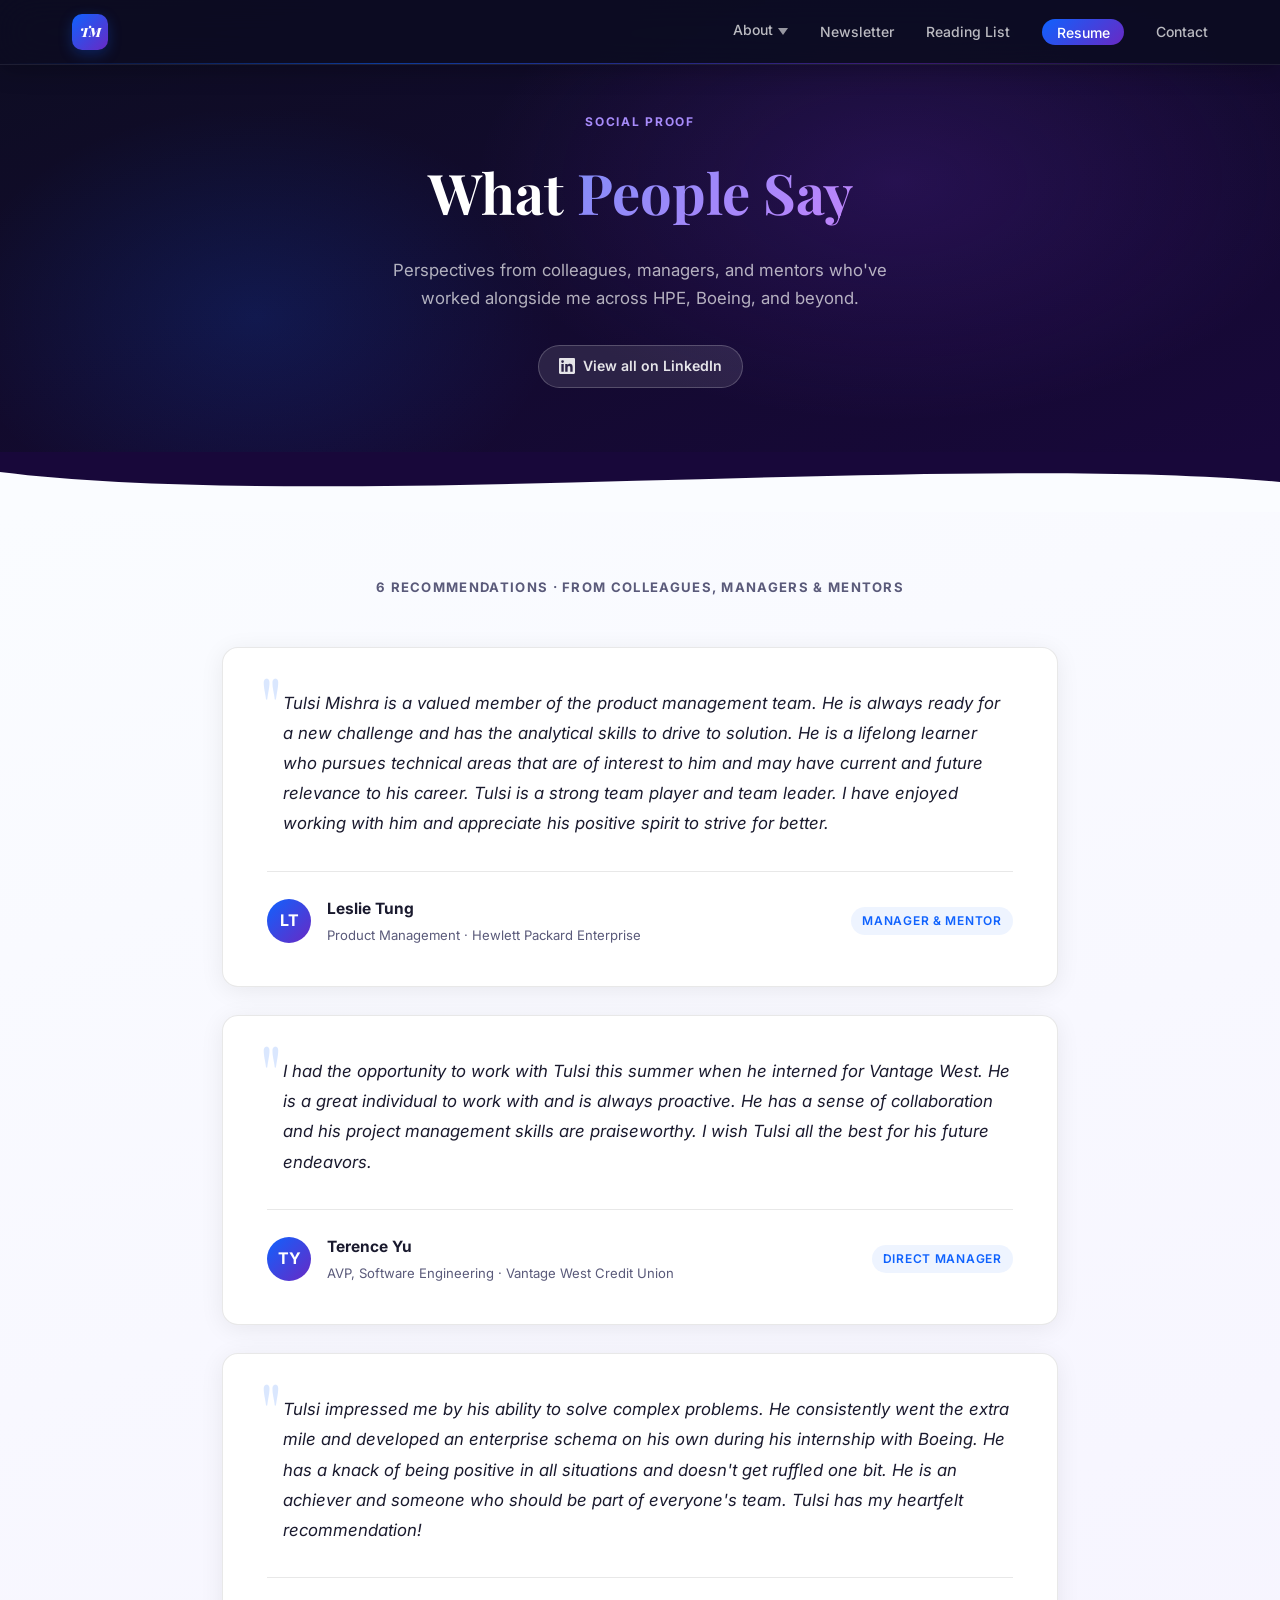
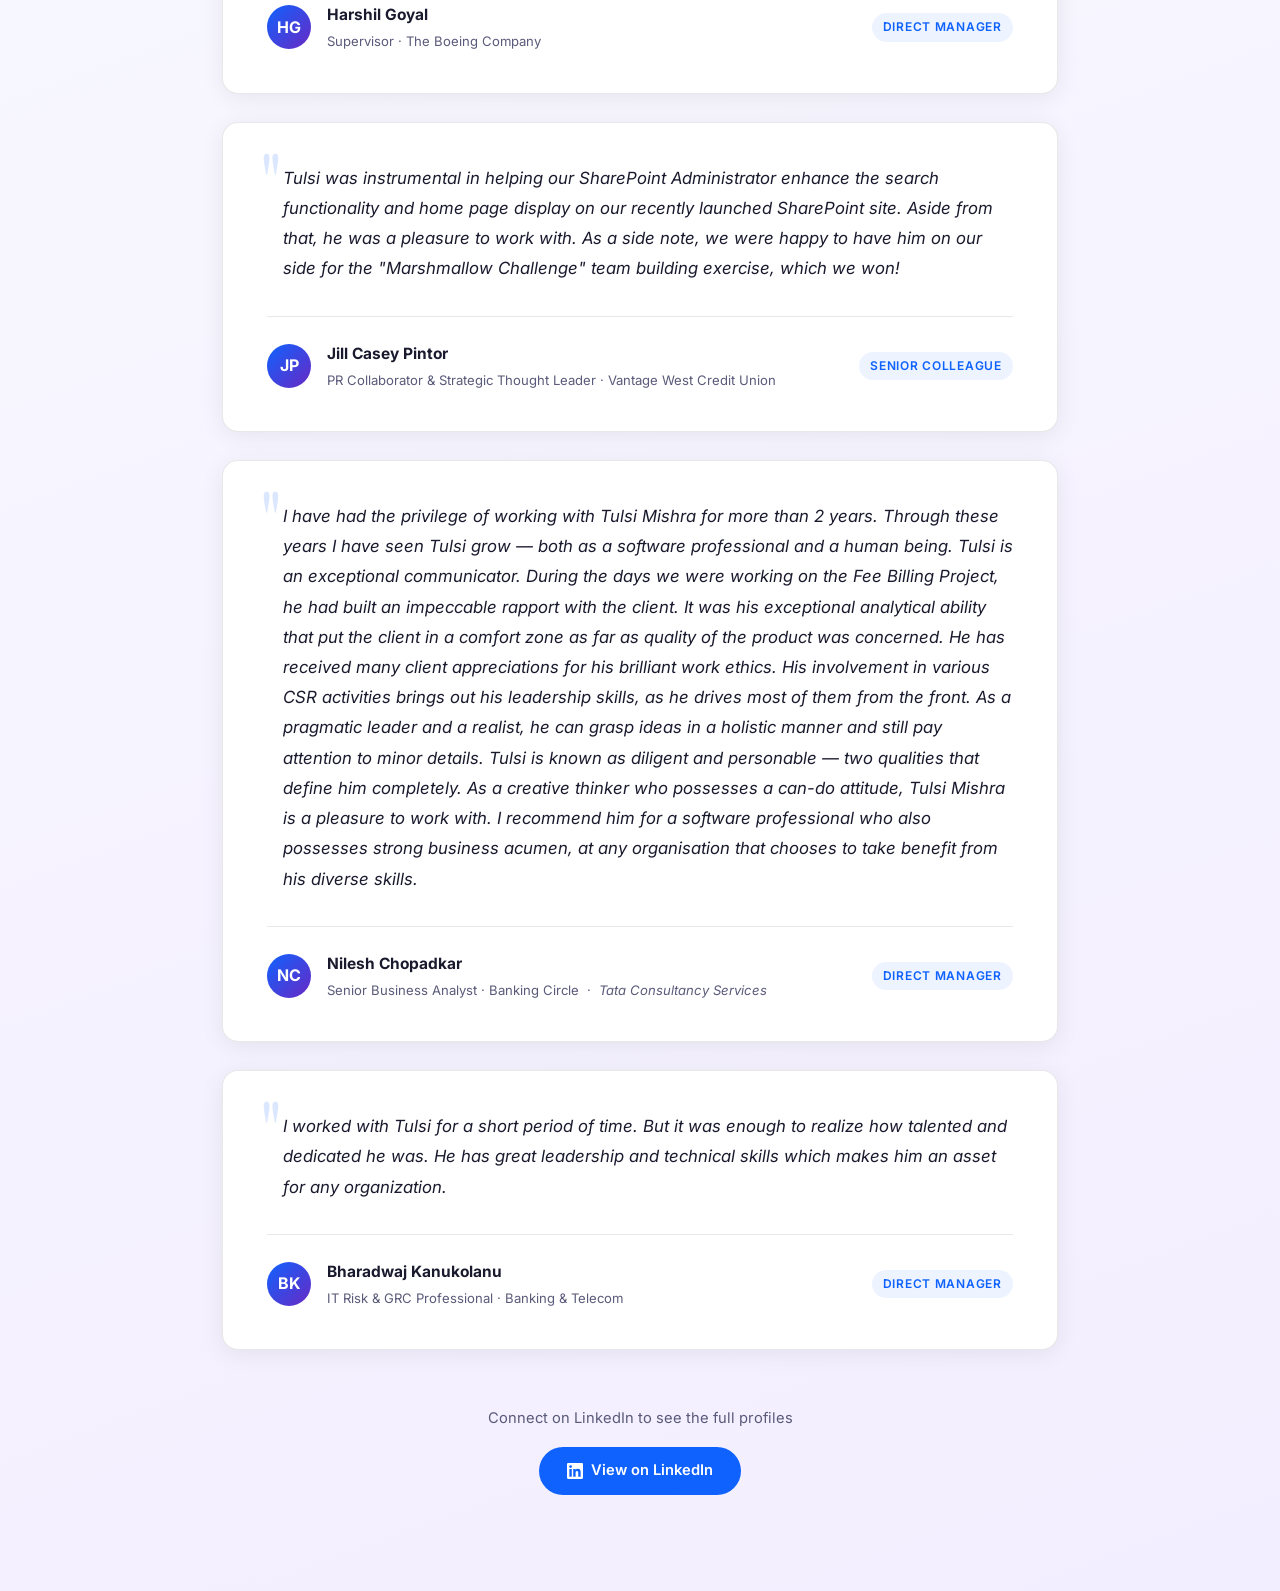
<file: testimonials.html>
<!DOCTYPE html>
<html lang="en">
<head>
  <meta charset="UTF-8" />
  <link rel="icon" type="image/svg+xml" href="data:image/svg+xml,<svg xmlns='http://www.w3.org/2000/svg' viewBox='0 0 100 100'><rect width='100' height='100' rx='18' fill='%237c6af7'/><text x='50' y='54' font-family='Inter,sans-serif' font-weight='800' font-size='42' fill='white' text-anchor='middle' dominant-baseline='middle'>TM</text></svg>" />
  <meta name="viewport" content="width=device-width, initial-scale=1.0" />
  <title>What People Say — Tulsi Mishra</title>
  <link rel="preconnect" href="https://fonts.googleapis.com" />
  <link rel="preconnect" href="https://fonts.gstatic.com" crossorigin />
  <link href="https://fonts.googleapis.com/css2?family=Inter:wght@300;400;500;600;700&family=Playfair+Display:ital,wght@0,700;1,700&display=swap" rel="stylesheet" />
  <link rel="stylesheet" href="style.css?v=2" />
  <style>
    /* ===========================
       TESTIMONIALS PAGE
       =========================== */

    /* Override global section padding so dark bg goes truly edge-to-edge */
    section.t-hero,
    section.t-body { padding-left: 0; padding-right: 0; }

    .t-hero {
      padding: 7rem 0 4rem;
      background: linear-gradient(160deg, #0d0d22 0%, #18083a 100%);
      text-align: center;
      position: relative;
      overflow: hidden;
      width: 100%;
      margin: 0;
    }

    /* Inner wrapper constrains content width, not the section bg */
    .t-hero-inner {
      max-width: 680px;
      margin: 0 auto;
      padding: 0 2rem;
      position: relative;
    }

    /* Body background = dark so no white ever bleeds around the hero */
    body { background: #0d0d22; }


    .t-hero::before {
      content: '';
      position: absolute;
      inset: 0;
      background:
        radial-gradient(ellipse 700px 400px at 70% 40%, rgba(105,41,196,0.22) 0%, transparent 60%),
        radial-gradient(ellipse 500px 350px at 20% 70%, rgba(15,98,254,0.16) 0%, transparent 60%);
      pointer-events: none;
    }

    .t-hero .section-label {
      color: #a78bfa;
      margin-bottom: 0.75rem;
      position: relative;
    }

    .t-hero h1 {
      font-family: var(--font-display);
      font-size: clamp(2.2rem, 5vw, 3.5rem);
      color: #ffffff;
      margin-bottom: 1rem;
      position: relative;
    }

    .t-hero h1 .accent {
      background: linear-gradient(135deg, #818cf8, #c084fc);
      -webkit-background-clip: text;
      -webkit-text-fill-color: transparent;
    }

    .t-hero p {
      font-size: 1.05rem;
      color: rgba(255,255,255,0.68);
      max-width: 520px;
      margin: 0 auto 2rem;
      position: relative;
    }

    .t-hero .linkedin-link {
      display: inline-flex;
      align-items: center;
      gap: 0.5rem;
      background: rgba(255,255,255,0.1);
      border: 1px solid rgba(255,255,255,0.2);
      color: rgba(255,255,255,0.88);
      padding: 0.55rem 1.25rem;
      border-radius: 999px;
      font-size: 0.88rem;
      font-weight: 600;
      text-decoration: none;
      transition: var(--transition);
      position: relative;
    }

    .t-hero .linkedin-link:hover {
      background: rgba(255,255,255,0.18);
      border-color: rgba(255,255,255,0.4);
    }

    /* Wave after hero */
    .t-wave {
      display: block;
      overflow: hidden;
      line-height: 0;
      margin: 0;
      padding: 0;
      background: #18083a;
    }
    .t-wave svg { display: block; width: 100%; height: 60px; }

    /* Main content */
    .t-body {
      background: linear-gradient(160deg, #fafcff 0%, #f3eeff 100%);
      padding: 4rem 0 6rem;
    }

    .t-container {
      max-width: 900px;
      margin: 0 auto;
      padding: 0 2rem;
    }

    .t-count {
      text-align: center;
      font-size: 0.82rem;
      font-weight: 700;
      letter-spacing: 0.1em;
      text-transform: uppercase;
      color: var(--text-muted);
      margin-bottom: 3rem;
    }

    /* Testimonial cards */
    .t-grid {
      display: grid;
      gap: 1.75rem;
    }

    .t-card {
      background: white;
      border: 1px solid var(--border);
      border-radius: var(--radius);
      padding: 2.5rem 2.75rem;
      box-shadow: var(--shadow);
      transition: var(--transition);
      position: relative;
    }

    .t-card:hover {
      transform: translateY(-4px);
      box-shadow: var(--shadow-lg);
    }

    .t-quote-mark {
      font-family: var(--font-display);
      font-size: 5rem;
      line-height: 0.6;
      color: var(--primary);
      opacity: 0.15;
      position: absolute;
      top: 2rem;
      left: 2.25rem;
      user-select: none;
      pointer-events: none;
    }

    .t-text {
      font-size: 1.05rem;
      line-height: 1.8;
      color: var(--text);
      font-style: italic;
      padding-left: 1rem;
      margin-bottom: 2rem;
      position: relative;
    }

    .t-person {
      display: flex;
      align-items: center;
      gap: 1rem;
      padding-top: 1.5rem;
      border-top: 1px solid var(--border);
    }

    .t-avatar {
      width: 44px;
      height: 44px;
      border-radius: 50%;
      background: linear-gradient(135deg, var(--primary), var(--accent));
      display: flex;
      align-items: center;
      justify-content: center;
      font-weight: 700;
      font-size: 1rem;
      color: white;
      flex-shrink: 0;
    }

    .t-person-info { flex: 1; }

    .t-name {
      font-weight: 700;
      font-size: 0.97rem;
      color: var(--text);
      margin-bottom: 0.1rem;
    }

    .t-role {
      font-size: 0.82rem;
      color: var(--text-muted);
    }

    .t-relation {
      font-size: 0.75rem;
      font-weight: 600;
      letter-spacing: 0.06em;
      text-transform: uppercase;
      background: rgba(15,98,254,0.07);
      color: var(--primary);
      padding: 0.25rem 0.7rem;
      border-radius: 999px;
      flex-shrink: 0;
    }

    /* CTA strip */
    .t-cta {
      text-align: center;
      margin-top: 3.5rem;
    }

    .t-cta p {
      color: var(--text-muted);
      font-size: 0.92rem;
      margin-bottom: 1rem;
    }

    .t-cta a {
      display: inline-flex;
      align-items: center;
      gap: 0.5rem;
      background: var(--primary);
      color: white;
      padding: 0.7rem 1.75rem;
      border-radius: 999px;
      font-weight: 600;
      font-size: 0.92rem;
      text-decoration: none;
      transition: var(--transition);
    }

    .t-cta a:hover {
      background: var(--primary-dark);
      transform: translateY(-2px);
    }

    @media (max-width: 640px) {
      .t-card { padding: 2rem 1.5rem; }
      .t-relation { display: none; }
    }
  </style>
</head>
<body>

  <!-- NAV -->
  <nav id="navbar">
    <div class="nav-inner">
      <a href="index.html" class="nav-logo"><span class="logo-badge">TM</span></a>
      <ul class="nav-links">
        <li class="nav-dropdown">
          <a href="index.html#about">About <span class="nav-arrow"></span></a>
          <ul class="nav-dropdown-menu">
            <li><a href="index.html#about">About Me</a></li>
            <li><a href="index.html#experience">Experience</a></li>
            <li><a href="index.html#education">Education</a></li>
            <li><a href="index.html#certifications">Certifications</a></li>
            <li><a href="index.html#awards">Awards</a></li>
            <li><a href="index.html#interests">Interests</a></li>
            <li><a href="testimonials.html">Testimonials</a></li>
          </ul>
        </li>
        <li><a href="newsletter.html" target="_blank">Newsletter</a></li>
        <li><a href="books.html" target="_blank">Reading List</a></li>
        <li><a href="resume.html" target="_blank" class="nav-resume-btn">Resume</a></li>
        <li><a href="index.html#contact">Contact</a></li>
      </ul>
      <button class="nav-toggle" aria-label="Toggle menu">&#9776;</button>
    </div>
  </nav>

  <!-- HERO -->
  <section class="t-hero">
    <div class="t-hero-inner">
      <div class="section-label">Social Proof</div>
      <h1>What <span class="accent">People Say</span></h1>
      <p>Perspectives from colleagues, managers, and mentors who've worked alongside me across HPE, Boeing, and beyond.</p>
      <a href="https://www.linkedin.com/in/tmishra1992/" target="_blank" class="linkedin-link">
        <svg width="16" height="16" viewBox="0 0 24 24" fill="currentColor"><path d="M20.447 20.452h-3.554v-5.569c0-1.328-.027-3.037-1.852-3.037-1.853 0-2.136 1.445-2.136 2.939v5.667H9.351V9h3.414v1.561h.046c.477-.9 1.637-1.85 3.37-1.85 3.601 0 4.267 2.37 4.267 5.455v6.286zM5.337 7.433a2.062 2.062 0 01-2.063-2.065 2.064 2.064 0 112.063 2.065zm1.782 13.019H3.555V9h3.564v11.452zM22.225 0H1.771C.792 0 0 .774 0 1.729v20.542C0 23.227.792 24 1.771 24h20.451C23.2 24 24 23.227 24 22.271V1.729C24 .774 23.2 0 22.222 0h.003z"/></svg>
        View all on LinkedIn
      </a>
    </div>
  </section>

  <!-- WAVE -->
  <div class="t-wave">
    <svg viewBox="0 0 1440 60" preserveAspectRatio="none" xmlns="http://www.w3.org/2000/svg">
      <path d="M0,20 C360,60 1080,0 1440,30 L1440,60 L0,60 Z" fill="#fafcff"/>
    </svg>
  </div>

  <!-- TESTIMONIALS BODY -->
  <section class="t-body">
    <div class="t-container">

      <div class="t-count">6 recommendations · from colleagues, managers &amp; mentors</div>

      <div class="t-grid">

        <!-- 1 · Leslie Tung -->
        <div class="t-card">
          <div class="t-quote-mark">"</div>
          <p class="t-text">Tulsi Mishra is a valued member of the product management team. He is always ready for a new challenge and has the analytical skills to drive to solution. He is a lifelong learner who pursues technical areas that are of interest to him and may have current and future relevance to his career. Tulsi is a strong team player and team leader. I have enjoyed working with him and appreciate his positive spirit to strive for better.</p>
          <div class="t-person">
            <div class="t-avatar">LT</div>
            <div class="t-person-info">
              <div class="t-name">Leslie Tung</div>
              <div class="t-role">Product Management · Hewlett Packard Enterprise</div>
            </div>
            <span class="t-relation">Manager &amp; Mentor</span>
          </div>
        </div>

        <!-- 2 · Terence Yu -->
        <div class="t-card">
          <div class="t-quote-mark">"</div>
          <p class="t-text">I had the opportunity to work with Tulsi this summer when he interned for Vantage West. He is a great individual to work with and is always proactive. He has a sense of collaboration and his project management skills are praiseworthy. I wish Tulsi all the best for his future endeavors.</p>
          <div class="t-person">
            <div class="t-avatar">TY</div>
            <div class="t-person-info">
              <div class="t-name">Terence Yu</div>
              <div class="t-role">AVP, Software Engineering · Vantage West Credit Union</div>
            </div>
            <span class="t-relation">Direct Manager</span>
          </div>
        </div>

        <!-- 4 · Harshil Goyal -->
        <div class="t-card">
          <div class="t-quote-mark">"</div>
          <p class="t-text">Tulsi impressed me by his ability to solve complex problems. He consistently went the extra mile and developed an enterprise schema on his own during his internship with Boeing. He has a knack of being positive in all situations and doesn't get ruffled one bit. He is an achiever and someone who should be part of everyone's team. Tulsi has my heartfelt recommendation!</p>
          <div class="t-person">
            <div class="t-avatar">HG</div>
            <div class="t-person-info">
              <div class="t-name">Harshil Goyal</div>
              <div class="t-role">Supervisor · The Boeing Company</div>
            </div>
            <span class="t-relation">Direct Manager</span>
          </div>
        </div>

        <!-- 5 · Jill Casey Pintor -->
        <div class="t-card">
          <div class="t-quote-mark">"</div>
          <p class="t-text">Tulsi was instrumental in helping our SharePoint Administrator enhance the search functionality and home page display on our recently launched SharePoint site. Aside from that, he was a pleasure to work with. As a side note, we were happy to have him on our side for the "Marshmallow Challenge" team building exercise, which we won!</p>
          <div class="t-person">
            <div class="t-avatar">JP</div>
            <div class="t-person-info">
              <div class="t-name">Jill Casey Pintor</div>
              <div class="t-role">PR Collaborator &amp; Strategic Thought Leader · Vantage West Credit Union</div>
            </div>
            <span class="t-relation">Senior Colleague</span>
          </div>
        </div>

        <!-- 5 · Nilesh Chopadkar -->
        <div class="t-card">
          <div class="t-quote-mark">"</div>
          <p class="t-text">I have had the privilege of working with Tulsi Mishra for more than 2 years. Through these years I have seen Tulsi grow — both as a software professional and a human being. Tulsi is an exceptional communicator. During the days we were working on the Fee Billing Project, he had built an impeccable rapport with the client. It was his exceptional analytical ability that put the client in a comfort zone as far as quality of the product was concerned. He has received many client appreciations for his brilliant work ethics. His involvement in various CSR activities brings out his leadership skills, as he drives most of them from the front. As a pragmatic leader and a realist, he can grasp ideas in a holistic manner and still pay attention to minor details. Tulsi is known as diligent and personable — two qualities that define him completely. As a creative thinker who possesses a can-do attitude, Tulsi Mishra is a pleasure to work with. I recommend him for a software professional who also possesses strong business acumen, at any organisation that chooses to take benefit from his diverse skills.</p>
          <div class="t-person">
            <div class="t-avatar">NC</div>
            <div class="t-person-info">
              <div class="t-name">Nilesh Chopadkar</div>
              <div class="t-role">Senior Business Analyst · Banking Circle &nbsp;·&nbsp; <em>Tata Consultancy Services</em></div>
            </div>
            <span class="t-relation">Direct Manager</span>
          </div>
        </div>

        <!-- 6 · Bharadwaj Kanukolanu -->
        <div class="t-card">
          <div class="t-quote-mark">"</div>
          <p class="t-text">I worked with Tulsi for a short period of time. But it was enough to realize how talented and dedicated he was. He has great leadership and technical skills which makes him an asset for any organization.</p>
          <div class="t-person">
            <div class="t-avatar">BK</div>
            <div class="t-person-info">
              <div class="t-name">Bharadwaj Kanukolanu</div>
              <div class="t-role">IT Risk &amp; GRC Professional · Banking &amp; Telecom</div>
            </div>
            <span class="t-relation">Direct Manager</span>
          </div>
        </div>

      </div>

      <!-- CTA -->
      <div class="t-cta">
        <p>Connect on LinkedIn to see the full profiles</p>
        <a href="https://www.linkedin.com/in/tmishra1992/" target="_blank">
          <svg width="16" height="16" viewBox="0 0 24 24" fill="currentColor"><path d="M20.447 20.452h-3.554v-5.569c0-1.328-.027-3.037-1.852-3.037-1.853 0-2.136 1.445-2.136 2.939v5.667H9.351V9h3.414v1.561h.046c.477-.9 1.637-1.85 3.37-1.85 3.601 0 4.267 2.37 4.267 5.455v6.286zM5.337 7.433a2.062 2.062 0 01-2.063-2.065 2.064 2.064 0 112.063 2.065zm1.782 13.019H3.555V9h3.564v11.452zM22.225 0H1.771C.792 0 0 .774 0 1.729v20.542C0 23.227.792 24 1.771 24h20.451C23.2 24 24 23.227 24 22.271V1.729C24 .774 23.2 0 22.222 0h.003z"/></svg>
          View on LinkedIn
        </a>
      </div>

    </div>
  </section>

  <script>
    // Nav scroll effect
    const navbar = document.getElementById('navbar');
    window.addEventListener('scroll', () => {
      navbar.classList.toggle('scrolled', window.scrollY > 40);
    });

    // Mobile nav toggle
    document.querySelector('.nav-toggle').addEventListener('click', () => {
      document.querySelector('.nav-links').classList.toggle('open');
    });
  </script>

</body>
</html>
</file>
<file: style.css>
/* ===========================
   BASE & RESET
   =========================== */
*, *::before, *::after { box-sizing: border-box; margin: 0; padding: 0; }

:root {
  --primary: #0f62fe;
  --primary-dark: #0043ce;
  --accent: #6929c4;
  --text: #1a1a2e;
  --text-muted: #5a5a7a;
  --bg: #ffffff;
  --bg-alt: #f4f6fb;
  --border: rgba(0,0,0,0.09);
  --shadow: 0 4px 24px rgba(0,0,0,0.07);
  --shadow-lg: 0 12px 48px rgba(0,0,0,0.12);
  --radius: 16px;
  --radius-sm: 8px;
  --font: 'Inter', system-ui, sans-serif;
  --font-display: 'Playfair Display', Georgia, serif;
  --transition: all 0.25s cubic-bezier(0.4, 0, 0.2, 1);
}

html { scroll-behavior: smooth; }

body {
  font-family: var(--font);
  color: var(--text);
  background: var(--bg);
  line-height: 1.7;
  overflow-x: hidden;
}

a { text-decoration: none; color: inherit; }

/* ===========================
   NAV
   =========================== */
#navbar {
  position: fixed;
  top: 0; left: 0; right: 0;
  z-index: 1000;
  background: rgba(13,13,34,0.92);
  backdrop-filter: blur(20px);
  -webkit-backdrop-filter: blur(20px);
  border-bottom: 1px solid rgba(255,255,255,0.08);
  box-shadow: 0 4px 24px rgba(0,0,0,0.25);
  transition: var(--transition);
}

/* Gradient accent separator line — makes navbar visually distinct from dark hero */
#navbar::after {
  content: '';
  position: absolute;
  bottom: 0; left: 0; right: 0;
  height: 1.5px;
  background: linear-gradient(90deg,
    transparent,
    rgba(15,98,254,0.55) 30%,
    rgba(105,41,196,0.50) 70%,
    transparent
  );
  pointer-events: none;
}

#navbar.scrolled {
  background: rgba(13,13,34,0.98);
  box-shadow: 0 4px 28px rgba(0,0,0,0.35);
}

.nav-inner {
  max-width: 1200px;
  margin: 0 auto;
  padding: 0 2rem;
  height: 64px;
  display: flex;
  align-items: center;
  gap: 2rem;
}

.nav-logo {
  margin-right: auto;
  display: flex;
  align-items: center;
  transition: var(--transition);
}

.logo-badge {
  display: inline-flex;
  align-items: center;
  justify-content: center;
  width: 36px;
  height: 36px;
  border-radius: 10px;
  background: linear-gradient(135deg, var(--primary), var(--accent));
  color: white;
  -webkit-text-fill-color: white;
  font-weight: 900;
  font-size: 0.8rem;
  letter-spacing: -0.5px;
  font-family: var(--font-display);
  font-style: italic;
  box-shadow: 0 4px 14px rgba(15,98,254,0.28);
  flex-shrink: 0;
  transition: var(--transition);
}

.nav-logo:hover .logo-badge {
  transform: rotate(-5deg) scale(1.1);
  box-shadow: 0 6px 22px rgba(105,41,196,0.45);
}

.nav-links {
  display: flex;
  list-style: none;
  gap: 2rem;
}

.nav-links a {
  font-size: 0.875rem;
  font-weight: 500;
  color: rgba(255,255,255,0.72);
  transition: var(--transition);
  position: relative;
}

.nav-links a::after {
  content: '';
  position: absolute;
  bottom: -4px; left: 0; right: 0;
  height: 2px;
  background: var(--primary);
  transform: scaleX(0);
  transition: transform 0.2s;
  border-radius: 1px;
}

.nav-links a:hover { color: #ffffff; }
.nav-links a:hover::after { transform: scaleX(1); }

.nav-toggle { display: none; }

/* Dropdown */
.nav-dropdown { position: relative; }

.nav-dropdown > a {
  display: flex;
  align-items: center;
  gap: 0.3rem;
}

.nav-arrow {
  display: inline-block;
  width: 0;
  height: 0;
  border-left: 5px solid transparent;
  border-right: 5px solid transparent;
  border-top: 7px solid currentColor;
  opacity: 0.8;
  transition: transform 0.22s;
  flex-shrink: 0;
  margin-top: 3px;
}

.nav-dropdown:hover > a .nav-arrow { transform: rotate(180deg); opacity: 1; }

.nav-dropdown-menu {
  position: absolute;
  /* Start at 100% — no gap — gap is created by padding-top so hover is unbroken */
  top: 100%;
  left: 50%;
  transform: translateX(-50%) translateY(-6px);
  background: rgba(255,255,255,0.97);
  backdrop-filter: blur(18px);
  -webkit-backdrop-filter: blur(18px);
  border: 1px solid var(--border);
  border-radius: var(--radius-sm);
  box-shadow: 0 8px 32px rgba(0,0,0,0.10);
  /* padding-top creates visual gap; transparent area keeps hover alive */
  padding: 14px 0 0.45rem;
  min-width: 192px;
  list-style: none;
  margin: 0;
  opacity: 0;
  pointer-events: none;
  transition: opacity 0.18s, transform 0.18s;
  z-index: 1100;
}

/* Ensure no browser-default bullets or padding on nested list items */
.nav-dropdown-menu li {
  list-style: none;
  margin: 0;
  padding: 0;
}

/* little caret pointer — sits inside the padding-top gap */
.nav-dropdown-menu::before {
  content: '';
  position: absolute;
  top: 8px;
  left: 50%;
  transform: translateX(-50%);
  border-left: 6px solid transparent;
  border-right: 6px solid transparent;
  border-bottom: 6px solid var(--border);
}
.nav-dropdown-menu::after {
  content: '';
  position: absolute;
  top: 9px;
  left: 50%;
  transform: translateX(-50%);
  border-left: 6px solid transparent;
  border-right: 6px solid transparent;
  border-bottom: 6px solid rgba(255,255,255,0.97);
}

.nav-dropdown:hover .nav-dropdown-menu {
  opacity: 1;
  pointer-events: auto;
  transform: translateX(-50%) translateY(0);
}

.nav-dropdown-menu li a {
  display: block;
  padding: 0.45rem 1.2rem;
  font-size: 0.84rem;
  color: var(--text-muted);
  white-space: nowrap;
}

.nav-dropdown-menu li a:hover {
  color: var(--primary);
  background: rgba(15,98,254,0.05);
}

/* suppress the underline animation on dropdown items */
.nav-dropdown-menu li a::after { display: none !important; }

/* ===========================
   HERO
   =========================== */
#hero {
  min-height: 100vh;
  display: flex;
  align-items: center;
  justify-content: space-between;
  padding: 7rem 2rem 4rem;
  max-width: 1200px;
  margin: 0 auto;
  gap: 3rem;
}

.hero-badge {
  display: inline-block;
  background: linear-gradient(135deg, #e8f0ff, #ede4ff);
  color: var(--accent);
  font-size: 0.8rem;
  font-weight: 600;
  letter-spacing: 0.08em;
  text-transform: uppercase;
  padding: 0.4rem 1rem;
  border-radius: 100px;
  margin-bottom: 1.25rem;
}

.hero-content h1 {
  font-family: var(--font-display);
  font-size: clamp(3rem, 7vw, 5.5rem);
  line-height: 1.05;
  color: var(--text);
  margin-bottom: 1.25rem;
}

.hero-content h1 .accent {
  background: linear-gradient(135deg, var(--primary), var(--accent));
  -webkit-background-clip: text;
  -webkit-text-fill-color: transparent;
  background-clip: text;
}

.hero-sub {
  font-size: 1.15rem;
  color: var(--text-muted);
  max-width: 480px;
  margin-bottom: 1.5rem;
}

.hero-meta {
  display: flex;
  flex-wrap: wrap;
  gap: 1rem;
  font-size: 0.85rem;
  color: var(--text-muted);
  margin-bottom: 2rem;
}

.hero-meta span {
  display: flex;
  align-items: center;
  gap: 0.35rem;
}

.hero-actions {
  display: flex;
  gap: 1rem;
  flex-wrap: wrap;
}

/* BUTTONS */
.btn {
  padding: 0.7rem 1.75rem;
  border-radius: 100px;
  font-size: 0.9rem;
  font-weight: 600;
  cursor: pointer;
  transition: var(--transition);
  border: 2px solid transparent;
  display: inline-flex;
  align-items: center;
  gap: 0.5rem;
}

.btn-primary {
  background: linear-gradient(135deg, var(--primary), var(--accent));
  color: white;
  box-shadow: 0 4px 20px rgba(15,98,254,0.3);
}

.btn-primary:hover {
  transform: translateY(-2px);
  box-shadow: 0 8px 28px rgba(15,98,254,0.4);
}

.btn-outline {
  border-color: var(--border);
  color: var(--text);
  background: white;
}

.btn-outline:hover {
  border-color: var(--primary);
  color: var(--primary);
  transform: translateY(-2px);
}

/* HERO VISUAL */
.hero-visual {
  position: relative;
  flex-shrink: 0;
  width: 360px;
  height: 360px;
}

.avatar-ring {
  width: 220px;
  height: 220px;
  border-radius: 50%;
  background: conic-gradient(from 210deg, #0f62fe 0deg, #6929c4 100deg, #c026d3 180deg, #f97316 250deg, #eab308 300deg, #0f62fe 360deg);
  padding: 4px;
  position: absolute;
  top: 50%;
  left: 50%;
  transform: translate(-50%, -50%);
  box-shadow: 0 20px 60px rgba(15,98,254,0.3);
  animation: pulse-ring 4s ease-in-out infinite;
}

@keyframes pulse-ring {
  0%,  100% { box-shadow: 0 20px 60px rgba(15,98,254,0.3); }
  33%       { box-shadow: 0 20px 80px rgba(192,38,211,0.45); }
  66%       { box-shadow: 0 20px 80px rgba(249,115,22,0.38); }
}

.avatar {
  width: 100%;
  height: 100%;
  border-radius: 50%;
  background: #f4f6fb;
  display: flex;
  align-items: center;
  justify-content: center;
  font-family: var(--font-display);
  font-size: 3.5rem;
  font-weight: 700;
  background: linear-gradient(135deg, #e8f0ff, #ede4ff);
  color: var(--accent);
  overflow: hidden;
}

/* Real photo in the avatar circle */
.avatar-photo {
  width: 100%;
  height: 100%;
  border-radius: 50%;
  object-fit: cover;
  object-position: center top;
  display: block;
}

.floating-card {
  position: absolute;
  /* Cloud-like: bright frosted glass pill */
  background: rgba(255,255,255,0.92);
  backdrop-filter: blur(16px);
  -webkit-backdrop-filter: blur(16px);
  border: 1px solid rgba(255,255,255,0.80);
  border-radius: 999px;
  padding: 0.5rem 1rem;
  font-size: 0.76rem;
  font-weight: 700;
  display: flex;
  align-items: center;
  gap: 0.4rem;
  box-shadow: 0 8px 32px rgba(0,0,0,0.22), 0 2px 8px rgba(0,0,0,0.10), 0 0 0 1px rgba(255,255,255,0.5);
  animation: float 4s ease-in-out infinite;
  white-space: nowrap;
  color: var(--text);
}

.floating-card .fc-icon { font-size: 1rem; }

/* Clock positions on ring (220px r=110, center 180,180 of 360px container)
   Spread vertically: 11/1 o'clock (top), 9/3 o'clock (mid), 7/5 o'clock (bottom)
   ~26% vertical gap between each row = ~60px breathing room between cards */
.fc1 { top: 18%;  left: -2%;   animation-delay: 0s; }    /* 11 o'clock:  Lifelong Learner */
.fc4 { top: 18%;  right: -3%;  animation-delay: 1.8s; }  /* 1 o'clock:   Avid Reader */
.fc3 { top: 44%;  left: -17%;  animation-delay: 0.7s; }  /* 9 o'clock:   Product Leader */
.fc2 { top: 44%;  right: -14%; animation-delay: 1.3s; }  /* 3 o'clock:   Cloud Expert */
.fc5 { top: 70%;  left: -9%;   animation-delay: 2.4s; }  /* 7 o'clock:   Fitness Enthusiast */
.fc6 { top: 70%;  right: -2%;  animation-delay: 3.1s; }  /* 5 o'clock:   Dog Lover */

@keyframes float {
  0%, 100% { transform: translateY(0px); }
  50% { transform: translateY(-8px); }
}

/* ===========================
   SECTIONS
   =========================== */
section { padding: 6rem 2rem; }
.alt-bg { background: var(--bg-alt); }

.container {
  max-width: 1200px;
  margin: 0 auto;
}

.section-label {
  font-size: 0.75rem;
  font-weight: 700;
  letter-spacing: 0.14em;
  text-transform: uppercase;
  color: var(--primary);
  margin-bottom: 0.75rem;
}

.section-title {
  font-family: var(--font-display);
  font-size: clamp(1.8rem, 4vw, 2.75rem);
  line-height: 1.2;
  color: var(--text);
  margin-bottom: 3rem;
}

.section-title.sm { font-size: 1.75rem; margin-bottom: 1.75rem; }

/* ===========================
   ABOUT
   =========================== */
.about-grid {
  display: grid;
  grid-template-columns: 1fr auto;
  gap: 4rem;
  margin-bottom: 2.5rem;
  align-items: start;
}

.about-text p {
  color: var(--text-muted);
  margin-bottom: 1rem;
  font-size: 1.05rem;
}

/* Stats-only sidebar in about grid */
.about-stats-block {
  width: 280px;
  flex-shrink: 0;
}

/* Full-width 4-column photo gallery below about text */
.about-gallery {
  display: grid;
  grid-template-columns: repeat(4, 1fr);
  gap: 0.75rem;
  margin-bottom: 2.5rem;
}

.about-gallery img {
  width: 100%;
  height: 140px;
  object-fit: cover;
  object-position: center 40%;
  border-radius: var(--radius);
  box-shadow: var(--shadow);
  transition: transform 0.3s ease;
}

.about-gallery img:hover {
  transform: scale(1.03);
  z-index: 1;
  position: relative;
}

/* Show faces at top of frame */
.about-gallery img.face-top {
  object-position: center top;
}

.about-stats-mini {
  display: grid;
  grid-template-columns: 1fr 1fr;
  gap: .75rem;
}

.about-stats-mini .stat {
  padding: .85rem .75rem;
}

.about-stats-mini .stat-num {
  font-size: 1.5rem;
}

.stat {
  text-align: center;
  padding: 1.25rem;
  background: white;
  border: 1px solid var(--border);
  border-radius: var(--radius);
  box-shadow: var(--shadow);
}

.stat-num {
  display: block;
  font-size: 2rem;
  font-weight: 700;
  background: linear-gradient(135deg, var(--primary), var(--accent));
  -webkit-background-clip: text;
  -webkit-text-fill-color: transparent;
  background-clip: text;
}

.stat-label {
  font-size: 0.78rem;
  color: var(--text-muted);
  font-weight: 500;
}

.skills-row {
  display: flex;
  flex-wrap: wrap;
  gap: 0.6rem;
}

.skill-tag {
  background: linear-gradient(135deg, #e8f0ff, #ede4ff);
  color: var(--accent);
  font-size: 0.82rem;
  font-weight: 600;
  padding: 0.35rem 0.9rem;
  border-radius: 100px;
  transition: var(--transition);
}

.skill-tag:hover {
  background: linear-gradient(135deg, var(--primary), var(--accent));
  color: white;
  transform: translateY(-2px);
}

/* ===========================
   TIMELINE
   =========================== */
.timeline {
  position: relative;
  padding-left: 2rem;
}

.timeline::before {
  content: '';
  position: absolute;
  left: 0.5rem;
  top: 0; bottom: 0;
  width: 2px;
  background: linear-gradient(to bottom, var(--primary), var(--accent));
  border-radius: 1px;
  opacity: 0.3;
}

.timeline-item {
  position: relative;
  margin-bottom: 2.5rem;
  padding-left: 2rem;
}

.tl-dot {
  position: absolute;
  left: -1.75rem;
  top: 0.35rem;
  width: 14px;
  height: 14px;
  border-radius: 50%;
  background: linear-gradient(135deg, var(--primary), var(--accent));
  box-shadow: 0 0 0 3px white, 0 0 0 5px rgba(15,98,254,0.2);
}

.tl-content {
  background: white;
  border: 1px solid var(--border);
  border-radius: var(--radius);
  padding: 1.75rem;
  box-shadow: var(--shadow);
  transition: var(--transition);
}

.tl-content:hover {
  transform: translateX(4px);
  box-shadow: var(--shadow-lg);
}

.tl-header {
  display: flex;
  justify-content: space-between;
  align-items: flex-start;
  margin-bottom: 0.5rem;
}

.tl-title {
  font-size: 1.1rem;
  font-weight: 700;
  color: var(--text);
}

.tl-company {
  display: block;
  font-size: 0.9rem;
  color: var(--primary);
  font-weight: 600;
  margin-top: 0.2rem;
}

.tl-date {
  font-size: 0.8rem;
  color: var(--text-muted);
  font-weight: 500;
  background: var(--bg-alt);
  padding: 0.25rem 0.75rem;
  border-radius: 100px;
  white-space: nowrap;
}

.tl-location {
  font-size: 0.82rem;
  color: var(--text-muted);
  margin-bottom: 0.75rem;
}

.tl-desc {
  font-size: 0.95rem;
  color: var(--text-muted);
  margin-bottom: 1rem;
}

.tl-tags {
  display: flex;
  flex-wrap: wrap;
  gap: 0.4rem;
}

.tl-tags span {
  font-size: 0.75rem;
  font-weight: 600;
  color: var(--primary);
  background: #e8f0ff;
  padding: 0.2rem 0.65rem;
  border-radius: 100px;
}

/* ===========================
   EDUCATION
   =========================== */
.edu-grid {
  display: grid;
  grid-template-columns: 1fr 1fr;
  gap: 1.5rem;
}

.edu-card {
  background: white;
  border: 1px solid var(--border);
  border-radius: var(--radius);
  padding: 2rem;
  box-shadow: var(--shadow);
  display: flex;
  gap: 1.25rem;
  transition: var(--transition);
}

.edu-card:hover {
  transform: translateY(-4px);
  box-shadow: var(--shadow-lg);
}


.edu-icon {
  font-size: 2rem;
  flex-shrink: 0;
}

.edu-degree {
  display: block;
  font-weight: 700;
  font-size: 1.05rem;
  color: var(--text);
  margin-bottom: 0.25rem;
}

.edu-school {
  display: block;
  font-size: 0.9rem;
  color: var(--primary);
  font-weight: 600;
  margin-bottom: 0.25rem;
}

.edu-date {
  display: block;
  font-size: 0.8rem;
  color: var(--text-muted);
  margin-bottom: 0.75rem;
}

.edu-gpa {
  display: inline-block;
  background: linear-gradient(135deg, var(--primary), var(--accent));
  color: white;
  font-size: 0.82rem;
  font-weight: 700;
  padding: 0.2rem 0.75rem;
  border-radius: 100px;
  margin-bottom: 0.75rem;
}

.edu-note {
  font-size: 0.88rem;
  color: var(--text-muted);
}

/* ===========================
   CERTIFICATIONS
   =========================== */
.cert-grid {
  display: grid;
  grid-template-columns: repeat(3, 1fr);
  gap: 1.25rem;
}

.cert-card {
  background: white;
  border: 1px solid var(--border);
  border-radius: var(--radius);
  padding: 1.5rem;
  display: flex;
  gap: 1rem;
  align-items: flex-start;
  box-shadow: var(--shadow);
  transition: var(--transition);
}

.cert-card:hover {
  transform: translateY(-3px);
  box-shadow: var(--shadow-lg);
}

.cert-badge {
  width: 52px;
  height: 52px;
  border-radius: 12px;
  display: flex;
  align-items: center;
  justify-content: center;
  font-size: 0.7rem;
  font-weight: 800;
  letter-spacing: 0.05em;
  color: white;
  flex-shrink: 0;
}

.cert-badge.pmp { background: linear-gradient(135deg, #0f62fe, #0043ce); }
.cert-badge.acp { background: linear-gradient(135deg, #6929c4, #4d1f8a); }
.cert-badge.oracle { background: linear-gradient(135deg, #f05032, #c0392b); }
.cert-badge.aws { background: linear-gradient(135deg, #ff9900, #e67e00); }
.cert-badge.plc { background: linear-gradient(135deg, #198038, #0e4f24); }
.cert-badge.vlsi { background: linear-gradient(135deg, #5a6472, #2d3748); }

.cert-info h4 {
  font-size: 0.9rem;
  font-weight: 700;
  color: var(--text);
  margin-bottom: 0.2rem;
  line-height: 1.3;
}

.cert-info span {
  display: block;
  font-size: 0.8rem;
  color: var(--text-muted);
}

.cert-date {
  font-size: 0.75rem !important;
  color: var(--primary) !important;
  font-weight: 600 !important;
  margin-top: 0.25rem;
}

/* ===========================
   AWARDS
   =========================== */
.awards-grid {
  display: grid;
  grid-template-columns: repeat(2, 1fr);
  gap: 1.25rem;
}

.award-card {
  background: white;
  border: 1px solid var(--border);
  border-radius: var(--radius);
  padding: 1.25rem 1.5rem;
  display: flex;
  align-items: center;
  gap: 1rem;
  box-shadow: var(--shadow);
  transition: var(--transition);
}

.award-card:hover {
  transform: translateX(4px);
  box-shadow: var(--shadow-lg);
}


.award-icon { font-size: 1.75rem; flex-shrink: 0; }

.award-card h4 {
  font-size: 0.95rem;
  font-weight: 700;
  color: var(--text);
  margin-bottom: 0.2rem;
}

.award-card span {
  font-size: 0.8rem;
  color: var(--text-muted);
}

/* ===========================
   VOLUNTEER + LANGUAGES
   =========================== */
.two-col {
  display: grid;
  grid-template-columns: 1fr 1fr;
  gap: 5rem;
  align-items: start;
}

.vol-list { display: flex; flex-direction: column; gap: 1.5rem; }

.vol-item {
  display: flex;
  gap: 1rem;
  align-items: flex-start;
}

.vol-dot {
  width: 10px;
  height: 10px;
  border-radius: 50%;
  background: linear-gradient(135deg, var(--primary), var(--accent));
  flex-shrink: 0;
  margin-top: 0.5rem;
}

.vol-item h4 {
  font-size: 0.95rem;
  font-weight: 700;
  color: var(--text);
  margin-bottom: 0.15rem;
}

.vol-item span {
  display: block;
  font-size: 0.78rem;
  color: var(--primary);
  font-weight: 600;
  margin-bottom: 0.3rem;
}

.vol-item p {
  font-size: 0.88rem;
  color: var(--text-muted);
}

/* LANGUAGES */
.lang-list { display: flex; flex-direction: column; gap: 1rem; margin-bottom: 2rem; }

.lang-item {
  display: flex;
  align-items: center;
  gap: 1rem;
}

.lang-flag { font-size: 1.5rem; }

.lang-info { flex: 1; }

.lang-name {
  display: block;
  font-size: 0.88rem;
  font-weight: 600;
  color: var(--text);
  margin-bottom: 0.3rem;
}

.lang-bar {
  height: 6px;
  background: var(--border);
  border-radius: 3px;
  overflow: hidden;
}

.lang-fill {
  height: 100%;
  background: linear-gradient(90deg, var(--primary), var(--accent));
  border-radius: 3px;
  transition: width 1s ease;
}

/* MEMBERSHIP */
.membership-box {
  display: flex;
  align-items: center;
  gap: 1rem;
  background: white;
  border: 1px solid var(--border);
  border-radius: var(--radius);
  padding: 1.25rem;
  box-shadow: var(--shadow);
}

.mem-icon { font-size: 1.75rem; }

.membership-box h4 {
  font-size: 0.95rem;
  font-weight: 700;
  color: var(--text);
  margin-bottom: 0.2rem;
}

.membership-box span {
  font-size: 0.8rem;
  color: var(--text-muted);
}

/* ===========================
   CONTACT
   =========================== */
.contact-inner { text-align: center; }

.contact-sub {
  font-size: 1.1rem;
  color: var(--text-muted);
  max-width: 500px;
  margin: 0 auto 3rem;
}

.contact-cards {
  display: flex;
  justify-content: center;
  flex-wrap: wrap;
  gap: 1.25rem;
}

.contact-card {
  display: flex;
  flex-direction: column;
  align-items: center;
  gap: 0.5rem;
  background: white;
  border: 1px solid var(--border);
  border-radius: var(--radius);
  padding: 2rem 2.5rem;
  box-shadow: var(--shadow);
  min-width: 180px;
  transition: var(--transition);
}

.contact-card:not(.no-link):hover {
  transform: translateY(-4px);
  box-shadow: var(--shadow-lg);
  border-color: var(--primary);
}

.contact-card svg {
  width: 2rem;
  height: 2rem;
  color: var(--primary);
}

.contact-card span {
  font-weight: 700;
  color: var(--text);
  font-size: 0.95rem;
}

.contact-card small {
  font-size: 0.8rem;
  color: var(--text-muted);
}

/* ===========================
   FOOTER
   =========================== */
footer {
  background: var(--text);
  color: rgba(255,255,255,0.5);
  text-align: center;
  padding: 1.75rem 2rem;
  font-size: 0.85rem;
}

/* ===========================
   NAV RESUME BUTTON
   =========================== */
.nav-resume-btn {
  background: linear-gradient(135deg, var(--primary), var(--accent));
  color: white !important;
  padding: 0.3rem 0.9rem;
  border-radius: 100px;
  font-size: 0.8rem;
  font-weight: 700;
  transition: var(--transition);
}

.nav-resume-btn:hover {
  opacity: 0.85;
  transform: translateY(-1px);
}

.nav-resume-btn::after { display: none !important; }

/* ===========================
   INTERESTS
   =========================== */
.interests-grid {
  display: grid;
  grid-template-columns: repeat(3, 1fr);
  gap: 1.5rem;
}

.interest-card {
  background: white;
  border: 1px solid var(--border);
  border-radius: var(--radius);
  padding: 2rem;
  box-shadow: var(--shadow);
  transition: var(--transition);
}

.interest-card:hover {
  transform: translateY(-5px);
  box-shadow: var(--shadow-lg);
}


.interest-icon {
  font-size: 2.5rem;
  margin-bottom: 1rem;
  display: block;
}

.interest-card h3 {
  font-size: 1.05rem;
  font-weight: 700;
  color: var(--text);
  margin-bottom: 0.6rem;
}

.interest-card p {
  font-size: 0.9rem;
  color: var(--text-muted);
  line-height: 1.65;
}

/* Book recommendations in interest card */
.book-reco-list {
  display: flex;
  flex-direction: column;
  gap: 0.45rem;
  margin-top: 1rem;
  margin-bottom: 1rem;
}

.book-reco {
  display: flex;
  align-items: center;
  gap: 0.5rem;
  font-size: 0.85rem;
  color: var(--text-muted);
}

.book-reco span strong {
  color: var(--text);
}

.book-reco-link {
  display: inline-block;
  font-size: 0.82rem;
  font-weight: 700;
  color: var(--primary);
  margin-top: 0.25rem;
  transition: var(--transition);
}

.book-reco-link:hover {
  color: var(--accent);
  transform: translateX(3px);
}

.travel-tags {
  display: flex;
  flex-wrap: wrap;
  gap: 0.4rem;
  margin-top: 0.4rem;
}

.travel-group-hdr {
  font-size: 0.7rem;
  font-weight: 700;
  letter-spacing: 0.09em;
  text-transform: uppercase;
  color: var(--text-muted);
  margin-top: 0.9rem;
  margin-bottom: 0;
}

.travel-tags span {
  font-size: 0.75rem;
  font-weight: 600;
  color: var(--accent);
  background: #ede4ff;
  padding: 0.2rem 0.65rem;
  border-radius: 100px;
}

/* Photo strips inside interest cards */
.travel-photos,
.gym-photos {
  display: grid;
  grid-template-columns: 1fr 1fr;
  gap: 0.5rem;
  margin-top: 1.1rem;
  border-radius: var(--radius-sm);
  overflow: hidden;
}

.travel-photos img,
.gym-photos img {
  width: 100%;
  height: 90px;
  object-fit: cover;
  object-position: center 30%;
  display: block;
  transition: transform 0.3s ease;
}

.travel-photos img:hover,
.gym-photos img:hover {
  transform: scale(1.04);
}

/* ===========================
   STOIC QUOTE OF THE DAY
   =========================== */
.stoic-inner { text-align: center; }

.stoic-intro {
  font-size: 1.05rem;
  color: var(--text-muted);
  max-width: 560px;
  margin: 0 auto 2.5rem;
}

.stoic-card {
  max-width: 760px;
  margin: 0 auto 3.5rem;
  background: white;
  border: 1px solid var(--border);
  border-radius: var(--radius);
  padding: 3rem 3.5rem;
  box-shadow: var(--shadow-lg);
  position: relative;
}

.stoic-quote-mark {
  font-family: var(--font-display);
  font-size: 6rem;
  line-height: 0;
  color: var(--primary);
  opacity: 0.12;
  position: absolute;
  top: 2.5rem;
  left: 2rem;
}

blockquote#stoic-quote {
  font-family: var(--font-display);
  font-size: 1.5rem;
  line-height: 1.55;
  color: var(--text);
  font-style: italic;
  margin-bottom: 1.25rem;
  position: relative;
  z-index: 1;
}

cite#stoic-author {
  font-size: 0.9rem;
  font-weight: 700;
  color: var(--primary);
  letter-spacing: 0.06em;
  text-transform: uppercase;
  font-style: normal;
}

.stoic-date {
  font-size: 0.78rem;
  color: var(--text-muted);
  margin-top: 0.5rem;
}

.stoic-pillars {
  display: grid;
  grid-template-columns: repeat(4, 1fr);
  gap: 1.25rem;
  max-width: 900px;
  margin: 0 auto;
}

.pillar {
  background: white;
  border: 1px solid var(--border);
  border-radius: var(--radius);
  padding: 1.5rem;
  box-shadow: var(--shadow);
  transition: var(--transition);
}

.pillar:hover {
  transform: translateY(-3px);
  box-shadow: var(--shadow-lg);
}

.pillar-icon { font-size: 1.75rem; display: block; margin-bottom: 0.6rem; }

.pillar h4 {
  font-size: 0.95rem;
  font-weight: 700;
  color: var(--text);
  margin-bottom: 0.35rem;
}

.pillar p {
  font-size: 0.82rem;
  color: var(--text-muted);
}

/* ===========================
   ASK ME ANYTHING
   =========================== */
.ama-intro {
  font-size: 1.05rem;
  color: var(--text-muted);
  max-width: 580px;
  margin-bottom: 2.5rem;
}

.ama-faq {
  max-width: 800px;
  margin-bottom: 3.5rem;
}

.faq-item {
  border: 1px solid var(--border);
  border-radius: var(--radius-sm);
  margin-bottom: 0.6rem;
  overflow: hidden;
  background: white;
  box-shadow: var(--shadow);
  transition: var(--transition);
}

.faq-item.open {
  border-color: var(--primary);
}

.faq-q {
  width: 100%;
  background: none;
  border: none;
  padding: 1.1rem 1.5rem;
  font-size: 0.95rem;
  font-weight: 600;
  color: var(--text);
  text-align: left;
  cursor: pointer;
  display: flex;
  justify-content: space-between;
  align-items: center;
  gap: 1rem;
  font-family: var(--font);
  transition: var(--transition);
}

.faq-q:hover { color: var(--primary); }

.faq-arrow {
  font-size: 1.4rem;
  color: var(--text-muted);
  transition: transform 0.25s;
  flex-shrink: 0;
}

.faq-item.open .faq-arrow {
  transform: rotate(90deg);
  color: var(--primary);
}

.faq-a {
  display: none;
  padding: 0 1.5rem 1.25rem;
  font-size: 0.92rem;
  color: var(--text-muted);
  line-height: 1.7;
  border-top: 1px solid var(--border);
  padding-top: 1rem;
}

.faq-item.open .faq-a { display: block; }

.ama-form-wrap {
  max-width: 800px;
  background: linear-gradient(135deg, #f0f5ff, #ede4ff);
  border: 1px solid var(--primary);
  border-radius: var(--radius);
  padding: 2.5rem;
}

.ama-form-wrap h3 {
  font-size: 1.3rem;
  font-weight: 700;
  color: var(--text);
  margin-bottom: 0.35rem;
}

.ama-form-wrap > p {
  font-size: 0.92rem;
  color: var(--text-muted);
  margin-bottom: 1.5rem;
}

.ama-form { display: flex; flex-direction: column; gap: 1rem; }

.ama-fields {
  display: grid;
  grid-template-columns: 1fr 2fr;
  gap: 0.75rem;
}

.ama-form input {
  padding: 0.75rem 1rem;
  border: 1px solid var(--border);
  border-radius: var(--radius-sm);
  font-size: 0.9rem;
  font-family: var(--font);
  color: var(--text);
  background: white;
  outline: none;
  transition: var(--transition);
}

.ama-form input:focus { border-color: var(--primary); box-shadow: 0 0 0 3px rgba(15,98,254,0.1); }

.ama-note {
  font-size: 0.85rem;
  color: var(--primary);
  font-weight: 600;
  margin-top: 0.5rem;
  min-height: 1.2rem;
}

/* ===========================
   MOBILE MENU
   =========================== */
.nav-toggle {
  display: none;
  background: none;
  border: none;
  font-size: 1.4rem;
  color: var(--text);
  cursor: pointer;
}

/* ===========================
   ANIMATIONS
   =========================== */
.fade-in {
  opacity: 0;
  transform: translateY(24px);
  transition: opacity 0.6s ease, transform 0.6s ease;
}

.fade-in.visible {
  opacity: 1;
  transform: translateY(0);
}

/* ===========================
   HERO — DARK BACKGROUND
   =========================== */
#hero {
  background: linear-gradient(160deg, #0d0d22 0%, #18083a 100%);
}

/* Hero text on dark bg */
#hero h1                { color: #ffffff; }
#hero .hero-sub         { color: rgba(255,255,255,0.76); }
#hero .hero-meta        { color: rgba(255,255,255,0.60); }
#hero .hero-badge {
  background: rgba(255,255,255,0.10);
  color: rgba(255,255,255,0.88);
  border: 1px solid rgba(255,255,255,0.18);
}
#hero .btn-outline {
  background: rgba(255,255,255,0.08);
  border-color: rgba(255,255,255,0.3);
  color: white;
}
#hero .btn-outline:hover {
  background: rgba(255,255,255,0.16);
  border-color: white;
  color: white;
}

/* ===========================
   SECTION COLOR PALETTE
   =========================== */
#about        { background: linear-gradient(160deg, #fafcff  0%, #f3eeff  100%); }
#experience   { background: linear-gradient(160deg, #eef5ff  0%, #dce9ff  100%); }
#education    { background: linear-gradient(160deg, #f0fdf5  0%, #e3f9ec  100%); }
#certifications { background: linear-gradient(160deg, #f5f0ff 0%, #ede4ff 100%); }
#awards       { background: linear-gradient(160deg, #fffbf0  0%, #fff3d4  100%); }
#volunteer    { background: linear-gradient(160deg, #f0f9ff  0%, #dff0fe  100%); }
#interests    { background: linear-gradient(160deg, #fff0f7  0%, #ffddf0  100%); }
#stoic        { background: linear-gradient(160deg, #0d0d22  0%, #18083a  100%); }
#ama          { background: linear-gradient(160deg, #fffef5  0%, #fff8e0  100%); }
#contact      { background: linear-gradient(160deg, #eef4ff  0%, #ddeaff  100%); }

/* Stoic dark section — override text colours */
#stoic .section-title  { color: #ffffff; }
#stoic .section-label  { color: #a78bfa; }
#stoic .stoic-intro    { color: rgba(255,255,255,0.72); }

/* ===========================
   WAVE SECTION DIVIDERS
   =========================== */
.wave-sep {
  display: block;
  overflow: hidden;
  line-height: 0;
  margin: 0;
  padding: 0;
}
.wave-sep svg {
  display: block;
  width: 100%;
  height: 72px;
}

/* ===========================
   RESPONSIVE
   =========================== */
@media (max-width: 1024px) {
  .cert-grid { grid-template-columns: repeat(2, 1fr); }
  .about-grid { grid-template-columns: 1fr; }
  .about-stats-block { width: 100%; }
  .about-stats-mini { grid-template-columns: repeat(4, 1fr); }
  .about-gallery { grid-template-columns: repeat(4, 1fr); }
}

@media (max-width: 768px) {
  #hero {
    flex-direction: column;
    text-align: center;
    padding-top: 6rem;
  }

  .hero-meta { justify-content: center; }
  .hero-actions { justify-content: center; }
  .hero-visual { width: 260px; height: 260px; }
  .avatar-ring { width: 160px; height: 160px; }
  .avatar { font-size: 2.5rem; }
  .fc3, .fc4, .fc5, .fc6 { display: none; }

  .nav-links { display: none; }
  .nav-toggle { display: block; }

  .nav-links.open {
    display: flex;
    flex-direction: column;
    position: fixed;
    top: 64px; left: 0; right: 0;
    background: white;
    padding: 1.5rem 2rem;
    border-bottom: 1px solid var(--border);
    box-shadow: 0 8px 32px rgba(0,0,0,0.08);
    gap: 1.25rem;
  }

  .edu-grid { grid-template-columns: 1fr; }
  .cert-grid { grid-template-columns: 1fr; }
  .awards-grid { grid-template-columns: 1fr; }
  .two-col { grid-template-columns: 1fr; gap: 3rem; }
  .about-stats { grid-template-columns: repeat(2, 1fr); }
  .tl-header { flex-direction: column; gap: 0.5rem; }

  /* Mobile dropdown — always visible, stacked inline */
  .nav-dropdown-menu {
    position: static;
    list-style: none;
    opacity: 1;
    pointer-events: auto;
    transform: none;
    box-shadow: none;
    border: none;
    border-left: 2px solid var(--border);
    border-radius: 0;
    background: transparent;
    padding: 0.25rem 0 0.25rem 1rem;
    min-width: unset;
    margin-top: 0.25rem;
  }
  .nav-dropdown-menu li { list-style: none; }
  .nav-dropdown-menu::before,
  .nav-dropdown-menu::after { display: none; }
  .nav-dropdown-menu li a {
    padding: 0.35rem 0;
    font-size: 0.84rem;
    background: transparent !important;
  }
  .nav-arrow { display: none; }
}

@media (max-width: 768px) {
  .about-gallery { grid-template-columns: repeat(4, 1fr); }
  .about-gallery img { height: 110px; }
}

@media (max-width: 480px) {
  section { padding: 4rem 1.25rem; }
  .about-stats { grid-template-columns: repeat(2, 1fr); }
  .ama-fields { grid-template-columns: 1fr; }
  .stoic-card { padding: 2rem 1.5rem; }
  blockquote#stoic-quote { font-size: 1.15rem; }
  .stoic-pillars { grid-template-columns: repeat(2, 1fr); }
  .gym-photos { grid-template-columns: 1fr; }
  .about-gallery { grid-template-columns: repeat(2, 1fr); }
  .about-gallery img { height: 100px; }
}

@media (max-width: 1024px) {
  .interests-grid { grid-template-columns: repeat(2, 1fr); }
  .stoic-pillars { grid-template-columns: repeat(2, 1fr); }
}

@media (max-width: 768px) {
  .interests-grid { grid-template-columns: 1fr; }
  .ama-fields { grid-template-columns: 1fr; }
  .stoic-pillars { grid-template-columns: repeat(2, 1fr); }
}
</file>
